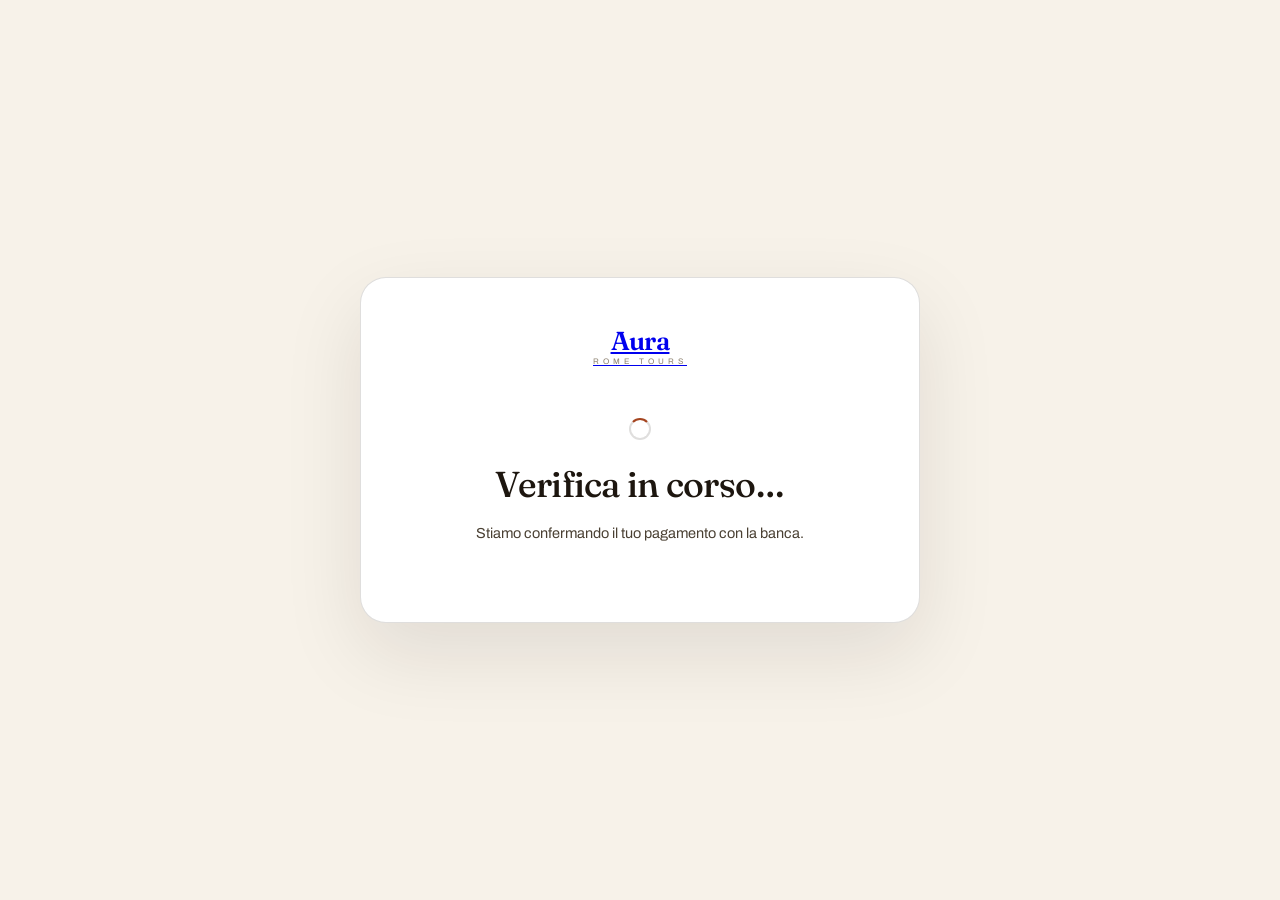
<file: booking-success/index.html>
<!DOCTYPE html>
<html lang="it">
<head>
<script>window.AURA_PREVIEW = true;</script>
<meta charset="UTF-8">
<meta name="viewport" content="width=device-width, initial-scale=1.0">
<!-- ═══ TRACKING AURA — Google Ads + GA4 + Clarity (ripristinato dal sistema precedente) ═══ -->
<!-- Production analytics are disabled in this public preview. -->
<script>
  window.dataLayer = window.dataLayer || [];
  window.gtag = window.gtag || function(){ window.dataLayer.push(arguments); };
  gtag('js', new Date());
  gtag('config', 'AW-18053970309');
  gtag('config', 'G-DGX5MSN0T6');
  window.AURA_ADS_SEND_TO = 'AW-18053970309/L8gQCJiH15scEIXz5qBD';
  /* conversione Google Ads: chiamata al pagamento confermato (valore in EUR, dedup per bookingId) */
  window.auraFireConversion = function(value, txnId){
    try {
      var p = { send_to: window.AURA_ADS_SEND_TO };
      if (value != null) { p.value = Number(value) || 0; p.currency = 'EUR'; }
      if (txnId) p.transaction_id = String(txnId);
      gtag('event', 'conversion', p);
      gtag('event', 'purchase', { transaction_id: txnId || '', value: Number(value) || 0, currency: 'EUR' });
    } catch(_){}
  };
  /* Microsoft Clarity: heatmap e registrazione sessioni */
  (function(c,l,a,r,i,t,y){
    c[a]=c[a]||function(){(c[a].q=c[a].q||[]).push(arguments)};
    if (window.AURA_PREVIEW) return;
    t=l.createElement(r);t.async=1;t.src='https://www.clarity.ms/tag/'+i;
    y=l.getElementsByTagName(r)[0];if(y&&y.parentNode)y.parentNode.insertBefore(t,y);
  })(window, document, 'clarity', 'script', 'wl9y0jbfoy');
</script>
<meta name="robots" content="noindex">
<title>Prenotazione confermata — Aura Rome Tours</title>
<link rel="icon" href="../aura-favicon/favicon.svg" type="image/svg+xml">
<link href="https://fonts.googleapis.com/css2?family=Fraunces:ital,opsz,wght@0,9..144,300..700;1,9..144,300..700&family=Archivo:wght@400;500;600;700&display=swap" rel="stylesheet">
<style>
:root{--paper:#F7F2E9;--paper2:#EFE7D8;--ink:#1D160F;--ink2:#4a4033;--ink3:#8b7f6d;--terra:#A4441F;--line:rgba(29,22,15,.14);--serif:'Fraunces',Georgia,serif;--sans:'Archivo',system-ui,sans-serif}
*{margin:0;padding:0;box-sizing:border-box}
body{background:var(--paper);color:var(--ink);font-family:var(--sans);min-height:100vh;display:flex;align-items:center;justify-content:center;padding:24px}
.card{width:min(560px,100%);background:#fff;border:1px solid var(--line);border-radius:26px;padding:50px 42px;text-align:center;box-shadow:0 30px 80px rgba(29,22,15,.1);animation:up .6s cubic-bezier(.22,1,.36,1) both}
@keyframes up{from{opacity:0;transform:translateY(24px)}to{opacity:1;transform:none}}
.brand{display:inline-flex;flex-direction:column;line-height:1}
.brand .b1{font-family:var(--serif);font-weight:600;font-size:26px;letter-spacing:-.02em}
.brand .b2{font-size:8px;letter-spacing:.5em;text-transform:uppercase;color:var(--ink3);margin-top:4px}
.icon{font-size:52px;margin:28px 0 14px}
h1{font-family:var(--serif);font-size:36px;font-weight:500;line-height:1.1;letter-spacing:-.02em}
h1 em{font-style:italic;color:var(--terra)}
.sub{color:var(--ink2);font-size:14.5px;line-height:1.75;margin:16px 0 26px}
.sub b{color:var(--ink)}
.box{background:var(--paper);border:1px solid var(--line);border-radius:16px;padding:18px 22px;margin-bottom:26px;text-align:left}
.box .row{display:flex;justify-content:space-between;gap:12px;padding:8px 0;font-size:13.5px;border-bottom:1px solid var(--line)}
.box .row:last-child{border:none}
.box .row b{color:var(--ink)}
.box .row .k{color:var(--ink3);font-size:11px;letter-spacing:.14em;text-transform:uppercase;padding-top:2px}
.bid{font-family:ui-monospace,Consolas,monospace;color:var(--terra);font-weight:700}
.btn{display:inline-flex;align-items:center;justify-content:center;gap:8px;border-radius:999px;font-weight:600;font-size:12px;letter-spacing:.1em;text-transform:uppercase;padding:14px 26px;border:1px solid var(--ink);text-decoration:none;color:var(--ink);transition:.25s;margin:4px}
.btn:hover{transform:translateY(-2px)}
.btn.terra{background:var(--terra);border-color:var(--terra);color:#fff}
.btn.wa{background:#1faa53;border-color:#1faa53;color:#fff}
.spin{display:inline-block;width:22px;height:22px;border:2.5px solid var(--line);border-top-color:var(--terra);border-radius:50%;animation:sp 1s linear infinite}
@keyframes sp{to{transform:rotate(360deg)}}
.note{font-size:11.5px;color:var(--ink3);margin-top:22px;line-height:1.7}
</style>
</head>
<body>
<div class="card">
  <a class="brand" href="../"><span class="b1">Aura</span><span class="b2">Rome Tours</span></a>
  <div id="content">
    <div class="icon"><span class="spin"></span></div>
    <h1>Verifica in corso…</h1>
    <p class="sub">Stiamo confermando il tuo pagamento con la banca.</p>
  </div>
</div>
<script>
'use strict';
const API = localStorage.getItem('aura_api') || 'https://back-end-production-8a61.up.railway.app';
const qs = new URLSearchParams(location.search);
const piId = qs.get('payment_intent');
const bookingId = qs.get('booking');
const redirect = qs.get('redirect_status');
const WA = 'https://wa.me/393206891014';

function esc(v){return String(v??'').replace(/&/g,'&amp;').replace(/</g,'&lt;').replace(/>/g,'&gt;')}
function fdate(v){if(!v)return '—';const s=String(v).slice(0,10);if(/^\d{4}-\d{2}-\d{2}$/.test(s)){const[y,m,d]=s.split('-');return d+'/'+m+'/'+y}return String(v)}

function showOk(b){
  const id = (b && b.id) || bookingId || '—';
  document.getElementById('content').innerHTML = `
    <div class="icon">🎉</div>
    <h1>Ci vediamo <em>a Roma.</em></h1>
    <p class="sub">Grazie${b?', <b>'+esc(b.name)+'</b>':''}! Il pagamento è confermato e la tua data è bloccata.
    Ti abbiamo inviato un'email con tutti i dettagli.</p>
    <div class="box">
      <div class="row"><span class="k">Booking ID</span><span class="bid">${esc(id)}</span></div>
      ${b?`
      <div class="row"><span class="k">Tour</span><b>${esc(b.tour)}</b></div>
      <div class="row"><span class="k">Data</span><b>${fdate(b.date)}${b.time?' · '+esc(b.time):''}</b></div>
      <div class="row"><span class="k">Ospiti</span><b>${esc(b.people||'—')}</b></div>
      ${b.amount?`<div class="row"><span class="k">Importo</span><b>€${esc(b.amount)}</b></div>`:''}`:''}
    </div>
    <a class="btn wa" href="${WA}?text=${encodeURIComponent('Ciao! Ho appena prenotato il tour ['+id+'] 🎉')}" target="_blank" rel="noopener">WhatsApp</a>
    <a class="btn" href="../">Torna al sito</a>
    <p class="note">Conserva il Booking ID: servirà per assistenza e per la recensione dopo il tour.<br>Cancellazione gratuita fino a 24 ore prima.</p>`;
  try{
    fetch(API+'/analytics/track',{method:'POST',headers:{'Content-Type':'application/json'},body:JSON.stringify({event:'booking_success',page:'/booking-success',data:{booking:id}})});
  }catch(_){}
  /* conversione Google Ads — una sola volta per booking (evita doppioni al refresh) */
  try{
    if(window.auraFireConversion && id!=='—' && !localStorage.getItem('aura_conv_'+id)){
      window.auraFireConversion(b&&b.amount?b.amount:null, id);
      localStorage.setItem('aura_conv_'+id,'1');
    }
  }catch(_){}
}

function showPending(){
  document.getElementById('content').innerHTML = `
    <div class="icon">⏳</div>
    <h1>Pagamento in <em>elaborazione</em></h1>
    <p class="sub">La banca sta processando il pagamento: riceverai l'email di conferma entro pochi minuti.
    Se non arriva, scrivici su WhatsApp con il tuo Booking ID${bookingId?' <span class="bid">'+esc(bookingId)+'</span>':''}.</p>
    <a class="btn wa" href="${WA}" target="_blank" rel="noopener">WhatsApp</a>
    <a class="btn" href="../">Torna al sito</a>`;
}

function showFail(){
  document.getElementById('content').innerHTML = `
    <div class="icon">😕</div>
    <h1>Pagamento <em>non riuscito</em></h1>
    <p class="sub">Nessun addebito effettuato. Puoi riprovare dal sito oppure scriverci su WhatsApp: ti aiutiamo a completare la prenotazione in un minuto.</p>
    <a class="btn terra" href="../#tours">Riprova</a>
    <a class="btn wa" href="${WA}" target="_blank" rel="noopener">WhatsApp</a>`;
}

async function verify(attempt=0){
  if(redirect === 'failed'){ showFail(); return; }
  try{
    const p = new URLSearchParams();
    if(piId) p.set('pi', piId); else if(bookingId) p.set('booking', bookingId);
    const r = await fetch(API+'/booking-status?'+p).then(r=>r.json());
    const confirmed = r.paymentStatus === 'succeeded' || (r.booking && r.booking.status === 'confirmed');
    if(confirmed){ showOk(r.booking); return; }
    if(r.paymentStatus === 'processing' || attempt < 4){ setTimeout(()=>verify(attempt+1), 2500); return; }
    if(redirect === 'succeeded'){ showOk(r.booking); return; }
    showPending();
  }catch(_){
    if(attempt < 3) return setTimeout(()=>verify(attempt+1), 2500);
    if(redirect === 'succeeded') showOk(null); else showPending();
  }
}
verify();
</script>
</body>
</html>
</file>
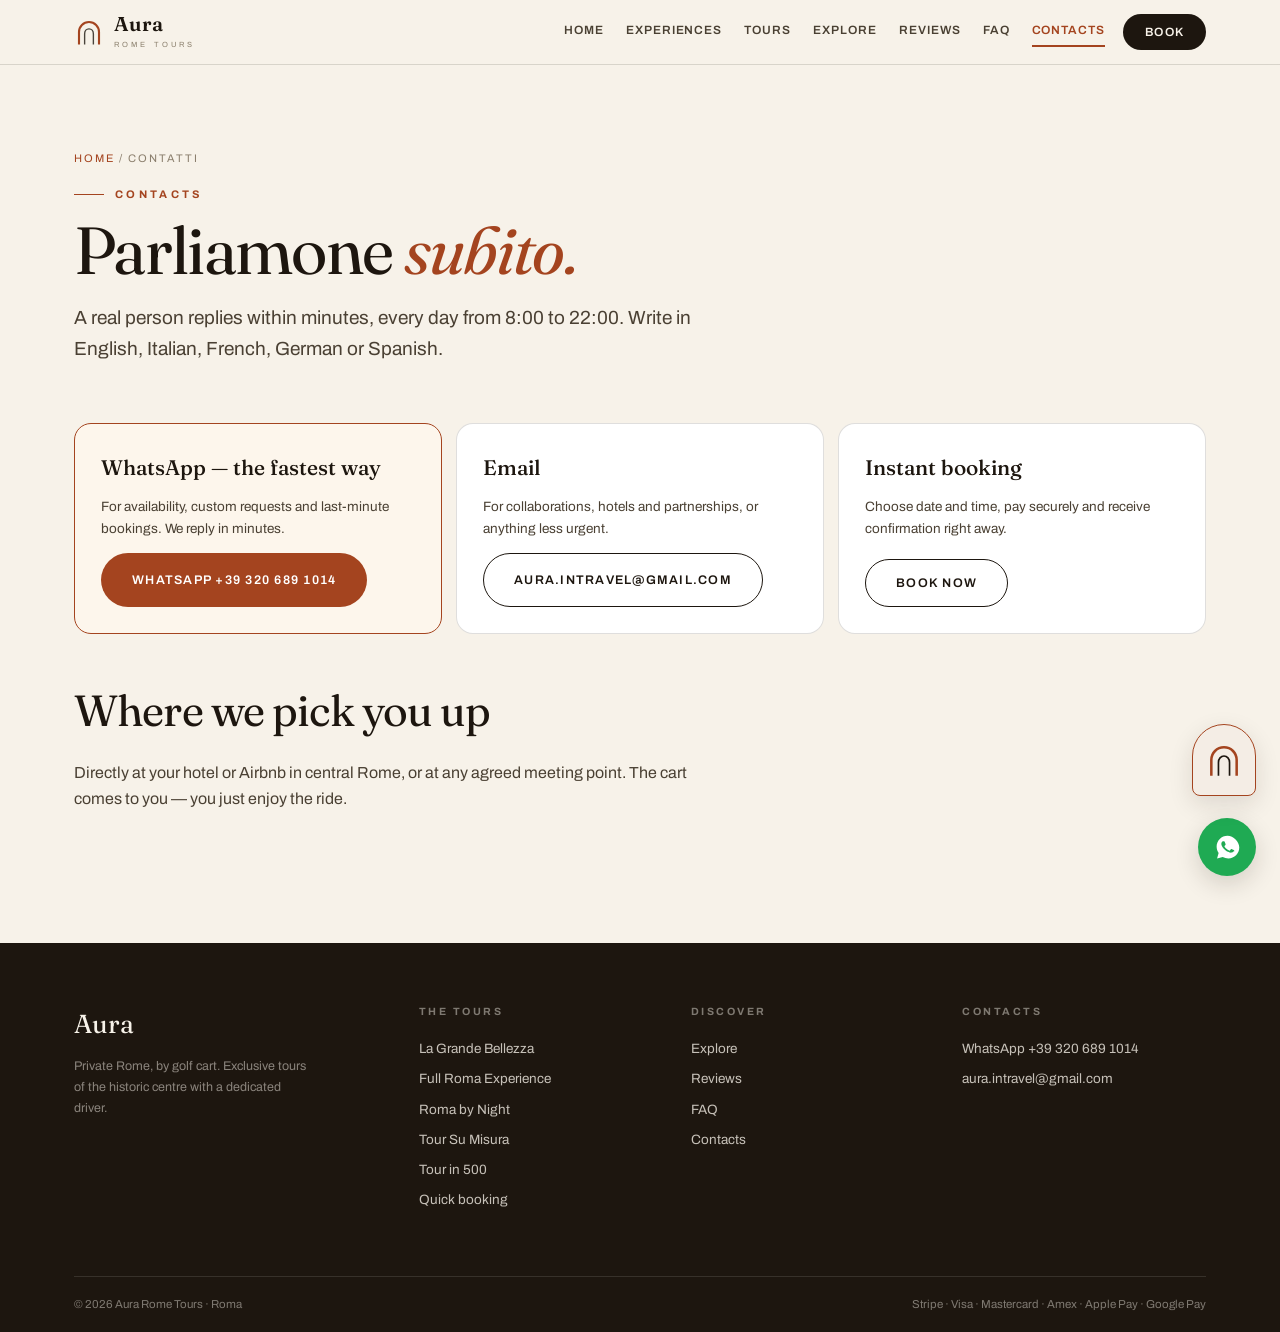
<file: contatti/index.html>
<!DOCTYPE html>
<html lang="it">
<head>
<script>window.AURA_PREVIEW = true;</script>
<meta charset="UTF-8">
<meta name="viewport" content="width=device-width, initial-scale=1.0">
<!-- ═══ TRACKING AURA — Google Ads + GA4 + Clarity ═══ -->
<!-- Production analytics are disabled in this public preview. -->
<script>
  window.dataLayer = window.dataLayer || [];
  window.gtag = window.gtag || function(){ window.dataLayer.push(arguments); };
  gtag('js', new Date());
  gtag('config', 'AW-18053970309');
  gtag('config', 'G-DGX5MSN0T6');
  window.AURA_ADS_SEND_TO = 'AW-18053970309/L8gQCJiH15scEIXz5qBD';
  window.auraFireConversion = function(value, txnId){
    try {
      var p = { send_to: window.AURA_ADS_SEND_TO };
      if (value != null) { p.value = Number(value) || 0; p.currency = 'EUR'; }
      if (txnId) p.transaction_id = String(txnId);
      gtag('event', 'conversion', p);
      gtag('event', 'purchase', { transaction_id: txnId || '', value: Number(value) || 0, currency: 'EUR' });
    } catch(_){}
  };
  (function(c,l,a,r,i,t,y){
    c[a]=c[a]||function(){(c[a].q=c[a].q||[]).push(arguments)};
    if (window.AURA_PREVIEW) return;
    t=l.createElement(r);t.async=1;t.src='https://www.clarity.ms/tag/'+i;
    y=l.getElementsByTagName(r)[0];if(y&&y.parentNode)y.parentNode.insertBefore(t,y);
  })(window, document, 'clarity', 'script', 'wl9y0jbfoy');
</script>
<title>Contatti — WhatsApp, email e prenotazioni · Aura Rome Tours</title>
<meta name="description" content="Contatta Aura Rome Tours: WhatsApp +39 320 689 1014 con risposta in pochi minuti (8:00–22:00), email e prenotazione online immediata dei tour in golf cart a Roma.">
<link rel="canonical" href="https://www.aurarometours.it/contatti/">
<meta property="og:type" content="website">
<meta property="og:title" content="Contatti — WhatsApp, email e prenotazioni · Aura Rome Tours">
<meta property="og:description" content="Contatta Aura Rome Tours: WhatsApp +39 320 689 1014 con risposta in pochi minuti (8:00–22:00), email e prenotazione online immediata dei tour in golf cart a Roma.">
<meta property="og:url" content="https://www.aurarometours.it/contatti/">
<meta property="og:image" content="https://www.aurarometours.it/media/home-card-grande.jpg">
<meta property="og:image:width" content="1200">
<meta property="og:image:height" content="630">
<meta property="og:site_name" content="Aura Rome Tours">
<meta property="og:locale" content="it_IT">
<meta property="og:locale:alternate" content="en_GB">
<meta name="twitter:card" content="summary_large_image">
<meta name="twitter:title" content="Contatti — WhatsApp, email e prenotazioni · Aura Rome Tours">
<meta name="twitter:description" content="Contatta Aura Rome Tours: WhatsApp +39 320 689 1014 con risposta in pochi minuti (8:00–22:00), email e prenotazione online immediata dei tour in golf cart a Roma.">
<meta name="twitter:image" content="https://www.aurarometours.it/media/home-card-grande.jpg">
<link rel="alternate" hreflang="it" href="https://www.aurarometours.it/contatti/">
<link rel="alternate" hreflang="en" href="https://www.aurarometours.it/contatti/?lang=en">
<link rel="alternate" hreflang="fr" href="https://www.aurarometours.it/contatti/?lang=fr">
<link rel="alternate" hreflang="de" href="https://www.aurarometours.it/contatti/?lang=de">
<link rel="alternate" hreflang="es" href="https://www.aurarometours.it/contatti/?lang=es">
<link rel="alternate" hreflang="x-default" href="https://www.aurarometours.it/contatti/">
<link rel="icon" href="/aura-favicon/favicon.svg" type="image/svg+xml">
<link rel="apple-touch-icon" href="/aura-favicon/apple-touch-icon.png">
<meta name="theme-color" content="#F7F2E9">
<link rel="preconnect" href="https://fonts.googleapis.com">
<link href="https://fonts.googleapis.com/css2?family=Fraunces:ital,opsz,wght@0,9..144,300..700;1,9..144,300..700&family=Archivo:wght@400;500;600;700&display=swap" rel="stylesheet">
<script type="application/ld+json">{"@context":"https://schema.org","@type":"LocalBusiness","name":"Aura Rome Tours","url":"https://www.aurarometours.it","image":"https://www.aurarometours.it/media/home-card-grande.jpg","telephone":"+39 320 689 1014","email":"aura.intravel@gmail.com","priceRange":"€390 - €590","address":{"@type":"PostalAddress","addressLocality":"Roma","addressRegion":"RM","addressCountry":"IT"},"geo":{"@type":"GeoCoordinates","latitude":41.9028,"longitude":12.4964},"contactPoint":{"@type":"ContactPoint","contactType":"customer service","telephone":"+39 320 689 1014","availableLanguage":["it","en","fr","de","es"]}}</script>
<script type="application/ld+json">{"@context":"https://schema.org","@type":"BreadcrumbList","itemListElement":[{"@type":"ListItem","position":1,"name":"Home","item":"https://www.aurarometours.it/"},{"@type":"ListItem","position":2,"name":"Contatti","item":"https://www.aurarometours.it/contatti/"}]}</script>
<style>
:root{--paper:#F7F2E9;--paper2:#EFE7D8;--ink:#1D160F;--ink2:#4a4033;--ink3:#8b7f6d;--terra:#A4441F;--terra2:#8C3717;--line:rgba(29,22,15,.14);--serif:'Fraunces',Georgia,serif;--sans:'Archivo',system-ui,sans-serif;--max:1180px}
*{margin:0;padding:0;box-sizing:border-box}
html{scroll-behavior:smooth}
body{background:var(--paper);color:var(--ink);font-family:var(--sans);font-size:16px;line-height:1.65;-webkit-font-smoothing:antialiased;overflow-x:hidden}
img{max-width:100%;display:block}
a{color:inherit;text-decoration:none}
.wrap{max-width:var(--max);margin:0 auto;padding:0 clamp(16px,4vw,24px)}
/* nav */
.top{position:sticky;top:0;z-index:50;background:rgba(247,242,233,.92);backdrop-filter:blur(10px);border-bottom:1px solid var(--line)}
.top-in{display:flex;align-items:center;gap:18px;height:64px}
.brand{display:flex;align-items:center;gap:10px}
.brand svg{width:30px;height:30px}
.brand .b1{font-family:var(--serif);font-weight:600;font-size:20px;line-height:1}
.brand .b2{display:block;font-size:7.5px;letter-spacing:.42em;text-transform:uppercase;color:var(--ink3)}
nav.links{display:flex;gap:clamp(10px,2vw,22px);margin-left:auto;font-size:12px;letter-spacing:.08em;text-transform:uppercase;font-weight:600;flex-wrap:wrap}
nav.links a{color:var(--ink2);transition:.2s;padding:4px 0;border-bottom:2px solid transparent}
nav.links a:hover{color:var(--terra)}
nav.links a.on{color:var(--terra);border-bottom-color:var(--terra)}
.cta-nav{background:var(--ink);color:var(--paper);border:none;border-radius:999px;padding:11px 22px;font-family:var(--sans);font-size:12px;letter-spacing:.1em;text-transform:uppercase;font-weight:600;cursor:pointer;transition:.25s;white-space:nowrap}
.cta-nav:hover{background:var(--terra)}
@media(max-width:860px){nav.links a[data-hide]{display:none}}
@media(max-width:640px){nav.links{gap:10px;font-size:10.5px}.brand .b2{display:none}}
/* hero pagina */
.phero{padding:clamp(40px,7vw,84px) 0 clamp(28px,4.5vw,52px)}
.crumb{font-size:11px;letter-spacing:.18em;text-transform:uppercase;color:var(--ink3);margin-bottom:18px}
.crumb a{color:var(--terra)}
.k{font-size:11px;letter-spacing:.3em;text-transform:uppercase;color:var(--terra);font-weight:700;margin-bottom:14px;display:flex;align-items:center;gap:11px}
.k::before{content:'';width:30px;height:1px;background:var(--terra)}
h1{font-family:var(--serif);font-weight:400;font-size:clamp(34px,5.2vw,74px);line-height:1;letter-spacing:-.025em}
h1 em{font-style:italic;color:var(--terra)}
.sub{font-size:clamp(15px,1.6vw,19px);color:var(--ink2);max-width:640px;margin-top:18px}
h2.sh{font-family:var(--serif);font-weight:400;font-size:clamp(26px,3.4vw,44px);line-height:1.05;letter-spacing:-.02em;margin-bottom:26px}
h2.sh em{font-style:italic;color:var(--terra)}
section{padding:clamp(36px,5.5vw,70px) 0}
.btn{display:inline-flex;align-items:center;justify-content:center;gap:9px;border-radius:999px;font-weight:600;font-size:12.5px;letter-spacing:.1em;text-transform:uppercase;padding:16px 30px;border:1px solid transparent;cursor:pointer;transition:.25s;font-family:var(--sans)}
.btn.fill{background:var(--terra);color:#fff}
.btn.fill:hover{background:var(--terra2);transform:translateY(-2px)}
.btn.line{border-color:var(--ink);color:var(--ink);background:transparent}
.btn.line:hover{background:var(--ink);color:var(--paper)}
/* footer */
footer{background:var(--ink);color:rgba(247,242,233,.78);margin-top:clamp(30px,5vw,60px)}
.foot-grid{display:grid;grid-template-columns:1.3fr 1fr 1fr 1fr;gap:28px;padding:clamp(36px,5vw,60px) 0}
.foot-grid h4{font-size:10.5px;letter-spacing:.24em;text-transform:uppercase;color:rgba(247,242,233,.45);margin-bottom:14px}
.foot-grid a{display:block;font-size:13.5px;padding:4px 0;transition:.2s}
.foot-grid a:hover{color:var(--terra);transform:translateX(3px)}
.foot-brand .b1{font-family:var(--serif);font-size:26px;color:var(--paper)}
.foot-brand p{font-size:12.5px;color:rgba(247,242,233,.5);margin-top:10px;max-width:240px;line-height:1.7}
.foot-bottom{border-top:1px solid rgba(247,242,233,.12);padding:18px 0;font-size:11.5px;color:rgba(247,242,233,.45);display:flex;justify-content:space-between;gap:10px;flex-wrap:wrap}
@media(max-width:860px){.foot-grid{grid-template-columns:1fr 1fr}}
@media(max-width:480px){.foot-grid{grid-template-columns:1fr}}

.cgrid{display:grid;grid-template-columns:repeat(3,1fr);gap:14px;margin-bottom:clamp(30px,5vw,54px)}
.ccard{background:#fff;border:1px solid var(--line);border-radius:17px;padding:26px;display:flex;flex-direction:column;gap:12px;align-items:flex-start}
.ccard.hot{border-color:var(--terra);background:#FDF6EC}
.ccard h3{font-family:var(--serif);font-size:21px;font-weight:500}
.ccard p{font-size:13.5px;color:var(--ink2);flex:1}
@media(max-width:860px){.cgrid{grid-template-columns:1fr}}

</style>
</head>
<body>
<header class="top"><div class="wrap top-in">
  <a class="brand" href="/" aria-label="Aura Rome Tours">
    <svg viewBox="0 0 48 48" fill="none"><path d="M8 44V24C8 15 15 8 24 8s16 7 16 16v20" stroke="#A4441F" stroke-width="3.4"/><path d="M17 44V27c0-4.5 3-8 7-8s7 3.5 7 8v17" stroke="#1D160F" stroke-width="2.2" opacity=".8"/></svg>
    <span><span class="b1">Aura</span><span class="b2">Rome Tours</span></span>
  </a>
  <nav class="links">
    <a href="/" class=""  data-i="nav_home">Home</a>
    <a href="/#tours" class=""  data-i="nav_tours">Esperienze</a>
    <a href="/tours/" class=""  data-i="nav_tourspage">Tours</a>
    <a href="/esplora/" class="" data-hide data-i="nav_esplora">Esplora</a>
    <a href="/recensioni/" class="" data-hide data-i="nav_recensioni">Recensioni</a>
    <a href="/faq/" class=""  data-i="nav_faq">FAQ</a>
    <a href="/contatti/" class="on"  data-i="nav_contatti">Contatti</a>
  </nav>
  <button class="cta-nav" onclick="AURA.openBooking()" data-i="nav_book">Prenota</button>
</div></header>


<div class="phero"><div class="wrap">
  <div class="crumb"><a href="/">Home</a> / Contatti</div>
  <div class="k" data-i="nav_contatti">Contatti</div>
  <h1>Parliamone <em>subito.</em></h1>
  <p class="sub" data-i="h_sub">Risponde una persona vera, in pochi minuti, tutti i giorni dalle 8:00 alle 22:00. Scrivete in italiano, inglese, francese, tedesco o spagnolo.</p>
</div></div>
<section style="padding-top:6px"><div class="wrap">
  <div class="cgrid">
    <div class="ccard hot">
      <h3 data-i="c_wa">WhatsApp — la via più veloce</h3>
      <p data-i="c_wap">Per disponibilità, richieste su misura e prenotazioni last-minute. Rispondiamo in pochi minuti.</p>
      <a class="btn fill" href="https://wa.me/393206891014?text=Ciao!%20Vorrei%20informazioni%20sui%20tour%20Aura%20%F0%9F%9B%BA" target="_blank" rel="noopener">WhatsApp +39 320 689 1014</a>
    </div>
    <div class="ccard">
      <h3 data-i="c_em">Email</h3>
      <p data-i="c_emp">Per collaborazioni, hotel e partnership, o per tutto ciò che non ha fretta.</p>
      <a class="btn line" href="mailto:aura.intravel@gmail.com">aura.intravel@gmail.com</a>
    </div>
    <div class="ccard">
      <h3 data-i="c_bk">Prenotazione immediata</h3>
      <p data-i="c_bkp">Scegli data e orario, paga in sicurezza e ricevi subito la conferma.</p>
      <button class="btn line" onclick="AURA.openBooking()" data-i="cta_book">Prenota ora</button>
    </div>
  </div>
  <div class="pickup">
    <h2 class="sh" data-i="c_pick">Dove vi <em>veniamo a prendere</em></h2>
    <p style="max-width:640px;color:var(--ink2)" data-i="c_pickp">Direttamente al vostro hotel o Airbnb nel centro di Roma, oppure in qualsiasi punto d'incontro concordato. Il cart arriva da voi — voi dovete solo godervi il viaggio.</p>
  </div>
</div></section>

<footer><div class="wrap">
  <div class="foot-grid">
    <div class="foot-brand"><span class="b1">Aura</span>
      <p data-i="foot_p">La Roma privata, in golf cart. Tour esclusivi nel centro storico con autista dedicato.</p></div>
    <div><h4 data-i="foot_tours">I Tour</h4>
      <a href="/tour/la-grande-bellezza/">La Grande Bellezza</a>
      <a href="/tour/full-roma-experience/">Full Roma Experience</a>
      <a href="/tour/roma-by-night/">Roma by Night</a>
      <a href="/tour/tour-su-misura/">Tour Su Misura</a>
      <a href="/tour/tour-in-500/">Tour in 500</a>
      <a href="/tours/" data-i="foot_fast">Prenotazione rapida</a></div>
    <div><h4 data-i="foot_disc">Scopri</h4>
      <a href="/esplora/" data-i="nav_esplora">Esplora</a>
      <a href="/recensioni/" data-i="nav_recensioni">Recensioni</a>
      <a href="/faq/">FAQ</a>
      <a href="/contatti/" data-i="nav_contatti">Contatti</a></div>
    <div><h4 data-i="foot_contact">Contatti</h4>
      <a href="https://wa.me/393206891014" target="_blank" rel="noopener">WhatsApp +39 320 689 1014</a>
      <a href="mailto:aura.intravel@gmail.com">aura.intravel@gmail.com</a></div>
  </div>
  <div class="foot-bottom"><span>© <span id="yy"></span> Aura Rome Tours · Roma</span><span>Stripe · Visa · Mastercard · Amex · Apple Pay · Google Pay</span></div>
</div></footer>

<script>window.AURA_STRIPE_PK = window.AURA_STRIPE_PK || 'pk_live_51TAyh0DA0G6rBB5Atjc7xAsOsriLimaORjEOlJuLQ3Wp74HkPUTH2qsiwRiQv5wWyXNIBP3uYHOFoAViMpfNzCmu00LtgxRI5x';</script>
<script src="/js/aura-booking.js"></script>
<script>
'use strict';
document.getElementById('yy').textContent = new Date().getFullYear();
/* i18n leggero: IT statico, swap per le altre lingue */
const I18N = {"en":{"nav_home":"Home","nav_tours":"Experiences","nav_tourspage":"Tours","nav_esplora":"Explore","nav_recensioni":"Reviews","nav_contatti":"Contacts","nav_book":"Book","foot_p":"Private Rome, by golf cart. Exclusive tours of the historic centre with a dedicated driver.","foot_tours":"The Tours","foot_disc":"Discover","foot_contact":"Contacts","foot_fast":"Quick booking","h_sub":"A real person replies within minutes, every day from 8:00 to 22:00. Write in English, Italian, French, German or Spanish.","c_wa":"WhatsApp — the fastest way","c_wap":"For availability, custom requests and last-minute bookings. We reply in minutes.","c_em":"Email","c_emp":"For collaborations, hotels and partnerships, or anything less urgent.","c_bk":"Instant booking","c_bkp":"Choose date and time, pay securely and receive confirmation right away.","cta_book":"Book now","c_pick":"Where we pick you up","c_pickp":"Directly at your hotel or Airbnb in central Rome, or at any agreed meeting point. The cart comes to you — you just enjoy the ride."}};
function applyPageLang(){
  const l = window.AURA ? AURA.lang : 'it';
  document.documentElement.lang = l;
  if (l === 'it') return;
  const dict = I18N[l] || I18N.en || {};
  document.querySelectorAll('[data-i]').forEach(el => { const k = el.dataset.i; if (dict[k]) el.innerHTML = dict[k]; });
}

applyPageLang();
document.addEventListener('aura:data', applyPageLang);
</script>
</body>
</html>
</file>
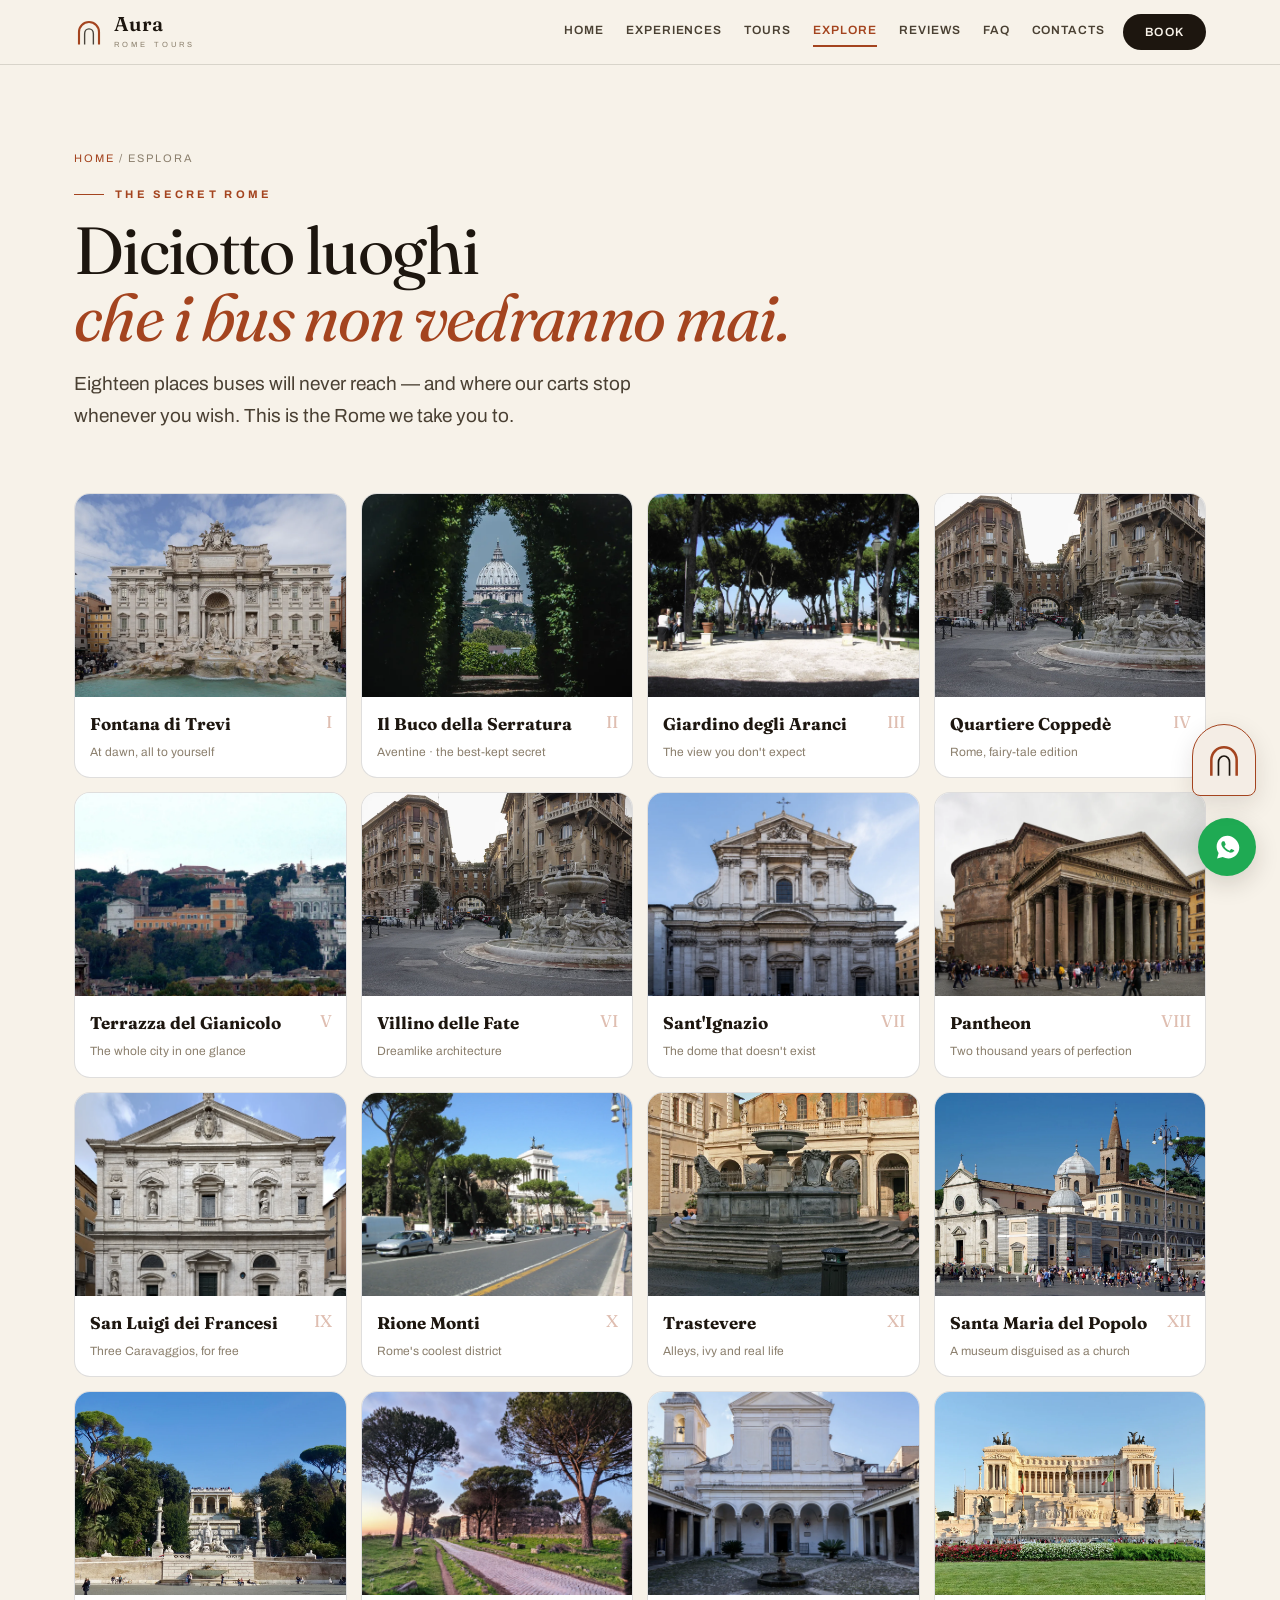
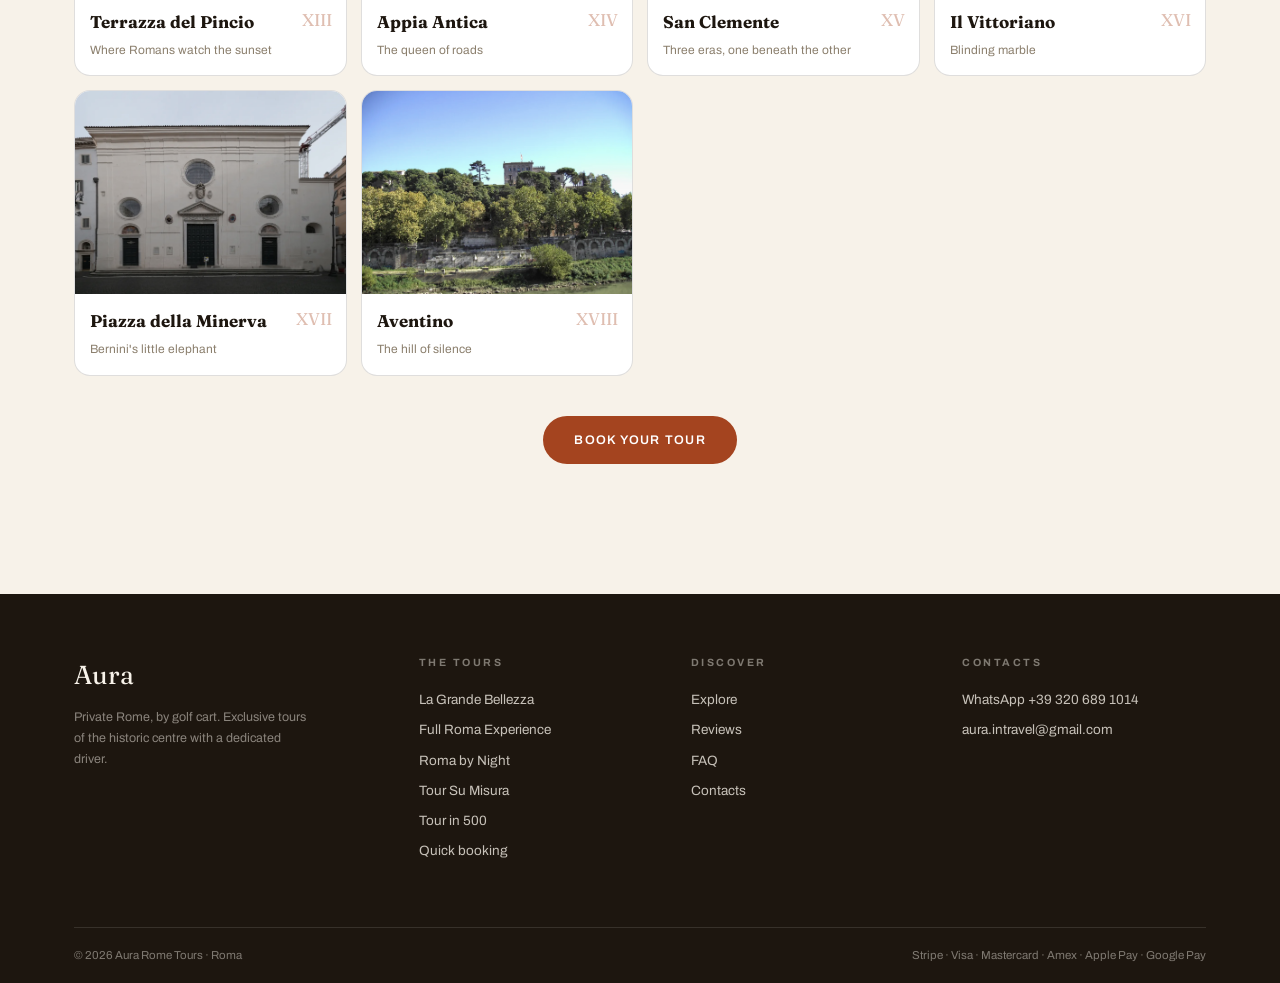
<file: esplora/index.html>
<!DOCTYPE html>
<html lang="it">
<head>
<script>window.AURA_PREVIEW = true;</script>
<meta charset="UTF-8">
<meta name="viewport" content="width=device-width, initial-scale=1.0">
<!-- ═══ TRACKING AURA — Google Ads + GA4 + Clarity ═══ -->
<!-- Production analytics are disabled in this public preview. -->
<script>
  window.dataLayer = window.dataLayer || [];
  window.gtag = window.gtag || function(){ window.dataLayer.push(arguments); };
  gtag('js', new Date());
  gtag('config', 'AW-18053970309');
  gtag('config', 'G-DGX5MSN0T6');
  window.AURA_ADS_SEND_TO = 'AW-18053970309/L8gQCJiH15scEIXz5qBD';
  window.auraFireConversion = function(value, txnId){
    try {
      var p = { send_to: window.AURA_ADS_SEND_TO };
      if (value != null) { p.value = Number(value) || 0; p.currency = 'EUR'; }
      if (txnId) p.transaction_id = String(txnId);
      gtag('event', 'conversion', p);
      gtag('event', 'purchase', { transaction_id: txnId || '', value: Number(value) || 0, currency: 'EUR' });
    } catch(_){}
  };
  (function(c,l,a,r,i,t,y){
    c[a]=c[a]||function(){(c[a].q=c[a].q||[]).push(arguments)};
    if (window.AURA_PREVIEW) return;
    t=l.createElement(r);t.async=1;t.src='https://www.clarity.ms/tag/'+i;
    y=l.getElementsByTagName(r)[0];if(y&&y.parentNode)y.parentNode.insertBefore(t,y);
  })(window, document, 'clarity', 'script', 'wl9y0jbfoy');
</script>
<title>La Roma segreta — 18 luoghi da vedere in golf cart · Aura Rome Tours</title>
<meta name="description" content="Il Buco della Serratura, il Quartiere Coppedè, la Trevi all'alba: 18 luoghi segreti di Roma dove i bus non arrivano, raggiungibili in golf cart privato con Aura Rome Tours.">
<link rel="canonical" href="https://www.aurarometours.it/esplora/">
<meta property="og:type" content="website">
<meta property="og:title" content="Secret Rome — 18 places to see by golf cart">
<meta property="og:description" content="The Keyhole, Coppedè, Trevi at dawn: 18 secret places in Rome that buses can't reach.">
<meta property="og:url" content="https://www.aurarometours.it/esplora/">
<meta property="og:image" content="https://www.aurarometours.it/media/home-card-grande.jpg">
<meta property="og:image:width" content="1200">
<meta property="og:image:height" content="630">
<meta property="og:site_name" content="Aura Rome Tours">
<meta property="og:locale" content="it_IT">
<meta property="og:locale:alternate" content="en_GB">
<meta name="twitter:card" content="summary_large_image">
<meta name="twitter:title" content="Secret Rome — 18 places to see by golf cart">
<meta name="twitter:description" content="The Keyhole, Coppedè, Trevi at dawn: 18 secret places in Rome that buses can't reach.">
<meta name="twitter:image" content="https://www.aurarometours.it/media/home-card-grande.jpg">
<link rel="alternate" hreflang="it" href="https://www.aurarometours.it/esplora/">
<link rel="alternate" hreflang="en" href="https://www.aurarometours.it/esplora/?lang=en">
<link rel="alternate" hreflang="fr" href="https://www.aurarometours.it/esplora/?lang=fr">
<link rel="alternate" hreflang="de" href="https://www.aurarometours.it/esplora/?lang=de">
<link rel="alternate" hreflang="es" href="https://www.aurarometours.it/esplora/?lang=es">
<link rel="alternate" hreflang="x-default" href="https://www.aurarometours.it/esplora/">
<link rel="icon" href="/aura-favicon/favicon.svg" type="image/svg+xml">
<link rel="apple-touch-icon" href="/aura-favicon/apple-touch-icon.png">
<meta name="theme-color" content="#F7F2E9">
<link rel="preconnect" href="https://fonts.googleapis.com">
<link href="https://fonts.googleapis.com/css2?family=Fraunces:ital,opsz,wght@0,9..144,300..700;1,9..144,300..700&family=Archivo:wght@400;500;600;700&display=swap" rel="stylesheet">
<script type="application/ld+json">{"@context":"https://schema.org","@type":"ItemList","name":"La Roma segreta — 18 luoghi da vedere in golf cart","itemListElement":[{"@type":"ListItem","position":1,"name":"Fontana di Trevi"},{"@type":"ListItem","position":2,"name":"Il Buco della Serratura"},{"@type":"ListItem","position":3,"name":"Giardino degli Aranci"},{"@type":"ListItem","position":4,"name":"Quartiere Coppedè"},{"@type":"ListItem","position":5,"name":"Terrazza del Gianicolo"},{"@type":"ListItem","position":6,"name":"Villino delle Fate"},{"@type":"ListItem","position":7,"name":"Sant'Ignazio"},{"@type":"ListItem","position":8,"name":"Pantheon"},{"@type":"ListItem","position":9,"name":"San Luigi dei Francesi"},{"@type":"ListItem","position":10,"name":"Rione Monti"},{"@type":"ListItem","position":11,"name":"Trastevere"},{"@type":"ListItem","position":12,"name":"Santa Maria del Popolo"},{"@type":"ListItem","position":13,"name":"Terrazza del Pincio"},{"@type":"ListItem","position":14,"name":"Appia Antica"},{"@type":"ListItem","position":15,"name":"San Clemente"},{"@type":"ListItem","position":16,"name":"Il Vittoriano"},{"@type":"ListItem","position":17,"name":"Piazza della Minerva"},{"@type":"ListItem","position":18,"name":"Aventino"}]}</script>
<script type="application/ld+json">{"@context":"https://schema.org","@type":"BreadcrumbList","itemListElement":[{"@type":"ListItem","position":1,"name":"Home","item":"https://www.aurarometours.it/"},{"@type":"ListItem","position":2,"name":"Esplora","item":"https://www.aurarometours.it/esplora/"}]}</script>
<style>
:root{--paper:#F7F2E9;--paper2:#EFE7D8;--ink:#1D160F;--ink2:#4a4033;--ink3:#8b7f6d;--terra:#A4441F;--terra2:#8C3717;--line:rgba(29,22,15,.14);--serif:'Fraunces',Georgia,serif;--sans:'Archivo',system-ui,sans-serif;--max:1180px}
*{margin:0;padding:0;box-sizing:border-box}
html{scroll-behavior:smooth}
body{background:var(--paper);color:var(--ink);font-family:var(--sans);font-size:16px;line-height:1.65;-webkit-font-smoothing:antialiased;overflow-x:hidden}
img{max-width:100%;display:block}
a{color:inherit;text-decoration:none}
.wrap{max-width:var(--max);margin:0 auto;padding:0 clamp(16px,4vw,24px)}
/* nav */
.top{position:sticky;top:0;z-index:50;background:rgba(247,242,233,.92);backdrop-filter:blur(10px);border-bottom:1px solid var(--line)}
.top-in{display:flex;align-items:center;gap:18px;height:64px}
.brand{display:flex;align-items:center;gap:10px}
.brand svg{width:30px;height:30px}
.brand .b1{font-family:var(--serif);font-weight:600;font-size:20px;line-height:1}
.brand .b2{display:block;font-size:7.5px;letter-spacing:.42em;text-transform:uppercase;color:var(--ink3)}
nav.links{display:flex;gap:clamp(10px,2vw,22px);margin-left:auto;font-size:12px;letter-spacing:.08em;text-transform:uppercase;font-weight:600;flex-wrap:wrap}
nav.links a{color:var(--ink2);transition:.2s;padding:4px 0;border-bottom:2px solid transparent}
nav.links a:hover{color:var(--terra)}
nav.links a.on{color:var(--terra);border-bottom-color:var(--terra)}
.cta-nav{background:var(--ink);color:var(--paper);border:none;border-radius:999px;padding:11px 22px;font-family:var(--sans);font-size:12px;letter-spacing:.1em;text-transform:uppercase;font-weight:600;cursor:pointer;transition:.25s;white-space:nowrap}
.cta-nav:hover{background:var(--terra)}
@media(max-width:860px){nav.links a[data-hide]{display:none}}
@media(max-width:640px){nav.links{gap:10px;font-size:10.5px}.brand .b2{display:none}}
/* hero pagina */
.phero{padding:clamp(40px,7vw,84px) 0 clamp(28px,4.5vw,52px)}
.crumb{font-size:11px;letter-spacing:.18em;text-transform:uppercase;color:var(--ink3);margin-bottom:18px}
.crumb a{color:var(--terra)}
.k{font-size:11px;letter-spacing:.3em;text-transform:uppercase;color:var(--terra);font-weight:700;margin-bottom:14px;display:flex;align-items:center;gap:11px}
.k::before{content:'';width:30px;height:1px;background:var(--terra)}
h1{font-family:var(--serif);font-weight:400;font-size:clamp(34px,5.2vw,74px);line-height:1;letter-spacing:-.025em}
h1 em{font-style:italic;color:var(--terra)}
.sub{font-size:clamp(15px,1.6vw,19px);color:var(--ink2);max-width:640px;margin-top:18px}
h2.sh{font-family:var(--serif);font-weight:400;font-size:clamp(26px,3.4vw,44px);line-height:1.05;letter-spacing:-.02em;margin-bottom:26px}
h2.sh em{font-style:italic;color:var(--terra)}
section{padding:clamp(36px,5.5vw,70px) 0}
.btn{display:inline-flex;align-items:center;justify-content:center;gap:9px;border-radius:999px;font-weight:600;font-size:12.5px;letter-spacing:.1em;text-transform:uppercase;padding:16px 30px;border:1px solid transparent;cursor:pointer;transition:.25s;font-family:var(--sans)}
.btn.fill{background:var(--terra);color:#fff}
.btn.fill:hover{background:var(--terra2);transform:translateY(-2px)}
.btn.line{border-color:var(--ink);color:var(--ink);background:transparent}
.btn.line:hover{background:var(--ink);color:var(--paper)}
/* footer */
footer{background:var(--ink);color:rgba(247,242,233,.78);margin-top:clamp(30px,5vw,60px)}
.foot-grid{display:grid;grid-template-columns:1.3fr 1fr 1fr 1fr;gap:28px;padding:clamp(36px,5vw,60px) 0}
.foot-grid h4{font-size:10.5px;letter-spacing:.24em;text-transform:uppercase;color:rgba(247,242,233,.45);margin-bottom:14px}
.foot-grid a{display:block;font-size:13.5px;padding:4px 0;transition:.2s}
.foot-grid a:hover{color:var(--terra);transform:translateX(3px)}
.foot-brand .b1{font-family:var(--serif);font-size:26px;color:var(--paper)}
.foot-brand p{font-size:12.5px;color:rgba(247,242,233,.5);margin-top:10px;max-width:240px;line-height:1.7}
.foot-bottom{border-top:1px solid rgba(247,242,233,.12);padding:18px 0;font-size:11.5px;color:rgba(247,242,233,.45);display:flex;justify-content:space-between;gap:10px;flex-wrap:wrap}
@media(max-width:860px){.foot-grid{grid-template-columns:1fr 1fr}}
@media(max-width:480px){.foot-grid{grid-template-columns:1fr}}

.egrid{display:grid;grid-template-columns:repeat(auto-fill,minmax(240px,1fr));gap:14px}
.ecard{background:#fff;border:1px solid var(--line);border-radius:16px;overflow:hidden;cursor:pointer;transition:.3s}
.ecard:hover{transform:translateY(-5px);box-shadow:0 20px 50px rgba(29,22,15,.14);border-color:var(--terra)}
.ecard img{aspect-ratio:4/3;object-fit:cover;width:100%;transition:.5s;filter:saturate(.9)}
.ecard:hover img{filter:saturate(1.08)}
.ecard figcaption{padding:13px 15px;position:relative}
.ecard .rn{position:absolute;right:14px;top:11px;font-family:var(--serif);font-size:17px;color:rgba(164,68,31,.35)}
.ecard b{font-family:var(--serif);font-size:17px;display:block}
.ecard small{font-size:12px;color:var(--ink3)}
#lbx{position:fixed;inset:0;background:rgba(29,22,15,.93);z-index:200;display:none;align-items:center;justify-content:center;flex-direction:column;gap:14px;padding:24px;cursor:zoom-out}
#lbx.on{display:flex}
#lbx img{max-width:min(920px,94vw);max-height:78vh;border-radius:14px;object-fit:contain}
#lbx-cap{color:var(--paper);font-family:var(--serif);font-size:20px}

</style>
</head>
<body>
<header class="top"><div class="wrap top-in">
  <a class="brand" href="/" aria-label="Aura Rome Tours">
    <svg viewBox="0 0 48 48" fill="none"><path d="M8 44V24C8 15 15 8 24 8s16 7 16 16v20" stroke="#A4441F" stroke-width="3.4"/><path d="M17 44V27c0-4.5 3-8 7-8s7 3.5 7 8v17" stroke="#1D160F" stroke-width="2.2" opacity=".8"/></svg>
    <span><span class="b1">Aura</span><span class="b2">Rome Tours</span></span>
  </a>
  <nav class="links">
    <a href="/" class=""  data-i="nav_home">Home</a>
    <a href="/#tours" class=""  data-i="nav_tours">Esperienze</a>
    <a href="/tours/" class=""  data-i="nav_tourspage">Tours</a>
    <a href="/esplora/" class="on" data-hide data-i="nav_esplora">Esplora</a>
    <a href="/recensioni/" class="" data-hide data-i="nav_recensioni">Recensioni</a>
    <a href="/faq/" class=""  data-i="nav_faq">FAQ</a>
    <a href="/contatti/" class=""  data-i="nav_contatti">Contatti</a>
  </nav>
  <button class="cta-nav" onclick="AURA.openBooking()" data-i="nav_book">Prenota</button>
</div></header>


<div class="phero"><div class="wrap">
  <div class="crumb"><a href="/">Home</a> / Esplora</div>
  <div class="k" data-i="h_k">La Roma segreta</div>
  <h1>Diciotto luoghi<br><em>che i bus non vedranno mai.</em></h1>
  <p class="sub" data-i="h_sub">Diciotto luoghi dove i pullman non arrivano — e dove le nostre cart si fermano ogni volta che lo desiderate. Questa è la Roma in cui vi portiamo.</p>
</div></div>
<section style="padding-top:10px"><div class="wrap">
  <div class="egrid">
    
    <figure class="ecard" onclick="lb(0)">
      <img src="/media/esplora/trevi_alba.webp" alt="Fontana di Trevi — Roma in golf cart" loading="lazy">
      <figcaption><span class="rn">I</span><b>Fontana di Trevi</b><small data-i="esp_0">All'alba, senza nessuno</small></figcaption>
    </figure>
    <figure class="ecard" onclick="lb(1)">
      <img src="/media/esplora/buco_della_serratura.webp" alt="Il Buco della Serratura — Roma in golf cart" loading="lazy">
      <figcaption><span class="rn">II</span><b>Il Buco della Serratura</b><small data-i="esp_1">Aventino · il segreto meglio custodito</small></figcaption>
    </figure>
    <figure class="ecard" onclick="lb(2)">
      <img src="/media/esplora/giardino_aranci_panorama.webp" alt="Giardino degli Aranci — Roma in golf cart" loading="lazy">
      <figcaption><span class="rn">III</span><b>Giardino degli Aranci</b><small data-i="esp_2">Il panorama che non ti aspetti</small></figcaption>
    </figure>
    <figure class="ecard" onclick="lb(3)">
      <img src="/media/esplora/coppede.webp" alt="Quartiere Coppedè — Roma in golf cart" loading="lazy">
      <figcaption><span class="rn">IV</span><b>Quartiere Coppedè</b><small data-i="esp_3">Roma in versione fiaba</small></figcaption>
    </figure>
    <figure class="ecard" onclick="lb(4)">
      <img src="/media/esplora/gianicolo.webp" alt="Terrazza del Gianicolo — Roma in golf cart" loading="lazy">
      <figcaption><span class="rn">V</span><b>Terrazza del Gianicolo</b><small data-i="esp_4">Tutta la città in un solo sguardo</small></figcaption>
    </figure>
    <figure class="ecard" onclick="lb(5)">
      <img src="/media/esplora/villino_fate.webp" alt="Villino delle Fate — Roma in golf cart" loading="lazy">
      <figcaption><span class="rn">VI</span><b>Villino delle Fate</b><small data-i="esp_5">Architettura da sogno</small></figcaption>
    </figure>
    <figure class="ecard" onclick="lb(6)">
      <img src="/media/esplora/santignazio.webp" alt="Sant'Ignazio — Roma in golf cart" loading="lazy">
      <figcaption><span class="rn">VII</span><b>Sant'Ignazio</b><small data-i="esp_6">La cupola che non esiste</small></figcaption>
    </figure>
    <figure class="ecard" onclick="lb(7)">
      <img src="/media/esplora/pantheon.webp" alt="Pantheon — Roma in golf cart" loading="lazy">
      <figcaption><span class="rn">VIII</span><b>Pantheon</b><small data-i="esp_7">Duemila anni di perfezione</small></figcaption>
    </figure>
    <figure class="ecard" onclick="lb(8)">
      <img src="/media/esplora/san_luigi.webp" alt="San Luigi dei Francesi — Roma in golf cart" loading="lazy">
      <figcaption><span class="rn">IX</span><b>San Luigi dei Francesi</b><small data-i="esp_8">Tre Caravaggio, gratis</small></figcaption>
    </figure>
    <figure class="ecard" onclick="lb(9)">
      <img src="/media/esplora/monti.webp" alt="Rione Monti — Roma in golf cart" loading="lazy">
      <figcaption><span class="rn">X</span><b>Rione Monti</b><small data-i="esp_9">Il quartiere più cool di Roma</small></figcaption>
    </figure>
    <figure class="ecard" onclick="lb(10)">
      <img src="/media/esplora/trastevere.webp" alt="Trastevere — Roma in golf cart" loading="lazy">
      <figcaption><span class="rn">XI</span><b>Trastevere</b><small data-i="esp_10">Vicoli, edera e vita vera</small></figcaption>
    </figure>
    <figure class="ecard" onclick="lb(11)">
      <img src="/media/esplora/santa_maria_popolo.webp" alt="Santa Maria del Popolo — Roma in golf cart" loading="lazy">
      <figcaption><span class="rn">XII</span><b>Santa Maria del Popolo</b><small data-i="esp_11">Un museo travestito da chiesa</small></figcaption>
    </figure>
    <figure class="ecard" onclick="lb(12)">
      <img src="/media/esplora/pincio.webp" alt="Terrazza del Pincio — Roma in golf cart" loading="lazy">
      <figcaption><span class="rn">XIII</span><b>Terrazza del Pincio</b><small data-i="esp_12">Il tramonto dei romani</small></figcaption>
    </figure>
    <figure class="ecard" onclick="lb(13)">
      <img src="/media/esplora/via_appia.webp" alt="Appia Antica — Roma in golf cart" loading="lazy">
      <figcaption><span class="rn">XIV</span><b>Appia Antica</b><small data-i="esp_13">La regina delle strade</small></figcaption>
    </figure>
    <figure class="ecard" onclick="lb(14)">
      <img src="/media/esplora/san_clemente_pioggia.webp" alt="San Clemente — Roma in golf cart" loading="lazy">
      <figcaption><span class="rn">XV</span><b>San Clemente</b><small data-i="esp_14">Tre epoche, una sotto l'altra</small></figcaption>
    </figure>
    <figure class="ecard" onclick="lb(15)">
      <img src="/media/esplora/vittoriano.webp" alt="Il Vittoriano — Roma in golf cart" loading="lazy">
      <figcaption><span class="rn">XVI</span><b>Il Vittoriano</b><small data-i="esp_15">Marmo che acceca</small></figcaption>
    </figure>
    <figure class="ecard" onclick="lb(16)">
      <img src="/media/esplora/minerva.webp" alt="Piazza della Minerva — Roma in golf cart" loading="lazy">
      <figcaption><span class="rn">XVII</span><b>Piazza della Minerva</b><small data-i="esp_16">L'elefantino del Bernini</small></figcaption>
    </figure>
    <figure class="ecard" onclick="lb(17)">
      <img src="/media/esplora/aventino.webp" alt="Aventino — Roma in golf cart" loading="lazy">
      <figcaption><span class="rn">XVIII</span><b>Aventino</b><small data-i="esp_17">Il colle del silenzio</small></figcaption>
    </figure>
  </div>
  <div style="text-align:center;margin-top:40px"><button class="btn fill" onclick="AURA.openBooking()" data-i="cta_all">Prenota il tuo tour</button></div>
</div></section>
<div id="lbx" onclick="this.classList.remove('on')"><img id="lbx-img" alt=""><div id="lbx-cap"></div></div>

<footer><div class="wrap">
  <div class="foot-grid">
    <div class="foot-brand"><span class="b1">Aura</span>
      <p data-i="foot_p">La Roma privata, in golf cart. Tour esclusivi nel centro storico con autista dedicato.</p></div>
    <div><h4 data-i="foot_tours">I Tour</h4>
      <a href="/tour/la-grande-bellezza/">La Grande Bellezza</a>
      <a href="/tour/full-roma-experience/">Full Roma Experience</a>
      <a href="/tour/roma-by-night/">Roma by Night</a>
      <a href="/tour/tour-su-misura/">Tour Su Misura</a>
      <a href="/tour/tour-in-500/">Tour in 500</a>
      <a href="/tours/" data-i="foot_fast">Prenotazione rapida</a></div>
    <div><h4 data-i="foot_disc">Scopri</h4>
      <a href="/esplora/" data-i="nav_esplora">Esplora</a>
      <a href="/recensioni/" data-i="nav_recensioni">Recensioni</a>
      <a href="/faq/">FAQ</a>
      <a href="/contatti/" data-i="nav_contatti">Contatti</a></div>
    <div><h4 data-i="foot_contact">Contatti</h4>
      <a href="https://wa.me/393206891014" target="_blank" rel="noopener">WhatsApp +39 320 689 1014</a>
      <a href="mailto:aura.intravel@gmail.com">aura.intravel@gmail.com</a></div>
  </div>
  <div class="foot-bottom"><span>© <span id="yy"></span> Aura Rome Tours · Roma</span><span>Stripe · Visa · Mastercard · Amex · Apple Pay · Google Pay</span></div>
</div></footer>

<script>window.AURA_STRIPE_PK = window.AURA_STRIPE_PK || 'pk_live_51TAyh0DA0G6rBB5Atjc7xAsOsriLimaORjEOlJuLQ3Wp74HkPUTH2qsiwRiQv5wWyXNIBP3uYHOFoAViMpfNzCmu00LtgxRI5x';</script>
<script src="/js/aura-booking.js"></script>
<script>
'use strict';
document.getElementById('yy').textContent = new Date().getFullYear();
/* i18n leggero: IT statico, swap per le altre lingue */
const I18N = {"en":{"nav_home":"Home","nav_tours":"Experiences","nav_tourspage":"Tours","nav_esplora":"Explore","nav_recensioni":"Reviews","nav_contatti":"Contacts","nav_book":"Book","foot_p":"Private Rome, by golf cart. Exclusive tours of the historic centre with a dedicated driver.","foot_tours":"The Tours","foot_disc":"Discover","foot_contact":"Contacts","foot_fast":"Quick booking","h_k":"The secret Rome","h_sub":"Eighteen places buses will never reach — and where our carts stop whenever you wish. This is the Rome we take you to.","cta_all":"Book your tour","esp_0":"At dawn, all to yourself","esp_1":"Aventine · the best-kept secret","esp_2":"The view you don't expect","esp_3":"Rome, fairy-tale edition","esp_4":"The whole city in one glance","esp_5":"Dreamlike architecture","esp_6":"The dome that doesn't exist","esp_7":"Two thousand years of perfection","esp_8":"Three Caravaggios, for free","esp_9":"Rome's coolest district","esp_10":"Alleys, ivy and real life","esp_11":"A museum disguised as a church","esp_12":"Where Romans watch the sunset","esp_13":"The queen of roads","esp_14":"Three eras, one beneath the other","esp_15":"Blinding marble","esp_16":"Bernini's little elephant","esp_17":"The hill of silence"}};
function applyPageLang(){
  const l = window.AURA ? AURA.lang : 'it';
  document.documentElement.lang = l;
  if (l === 'it') return;
  const dict = I18N[l] || I18N.en || {};
  document.querySelectorAll('[data-i]').forEach(el => { const k = el.dataset.i; if (dict[k]) el.innerHTML = dict[k]; });
}

const ESP=[["trevi_alba","Fontana di Trevi"],["buco_della_serratura","Il Buco della Serratura"],["giardino_aranci_panorama","Giardino degli Aranci"],["coppede","Quartiere Coppedè"],["gianicolo","Terrazza del Gianicolo"],["villino_fate","Villino delle Fate"],["santignazio","Sant'Ignazio"],["pantheon","Pantheon"],["san_luigi","San Luigi dei Francesi"],["monti","Rione Monti"],["trastevere","Trastevere"],["santa_maria_popolo","Santa Maria del Popolo"],["pincio","Terrazza del Pincio"],["via_appia","Appia Antica"],["san_clemente_pioggia","San Clemente"],["vittoriano","Il Vittoriano"],["minerva","Piazza della Minerva"],["aventino","Aventino"]];
function lb(i){const [f,n]=ESP[i];document.getElementById('lbx-img').src='/media/esplora/'+f+'.webp';document.getElementById('lbx-cap').textContent=n;document.getElementById('lbx').classList.add('on');}

applyPageLang();
document.addEventListener('aura:data', applyPageLang);
</script>
</body>
</html>
</file>
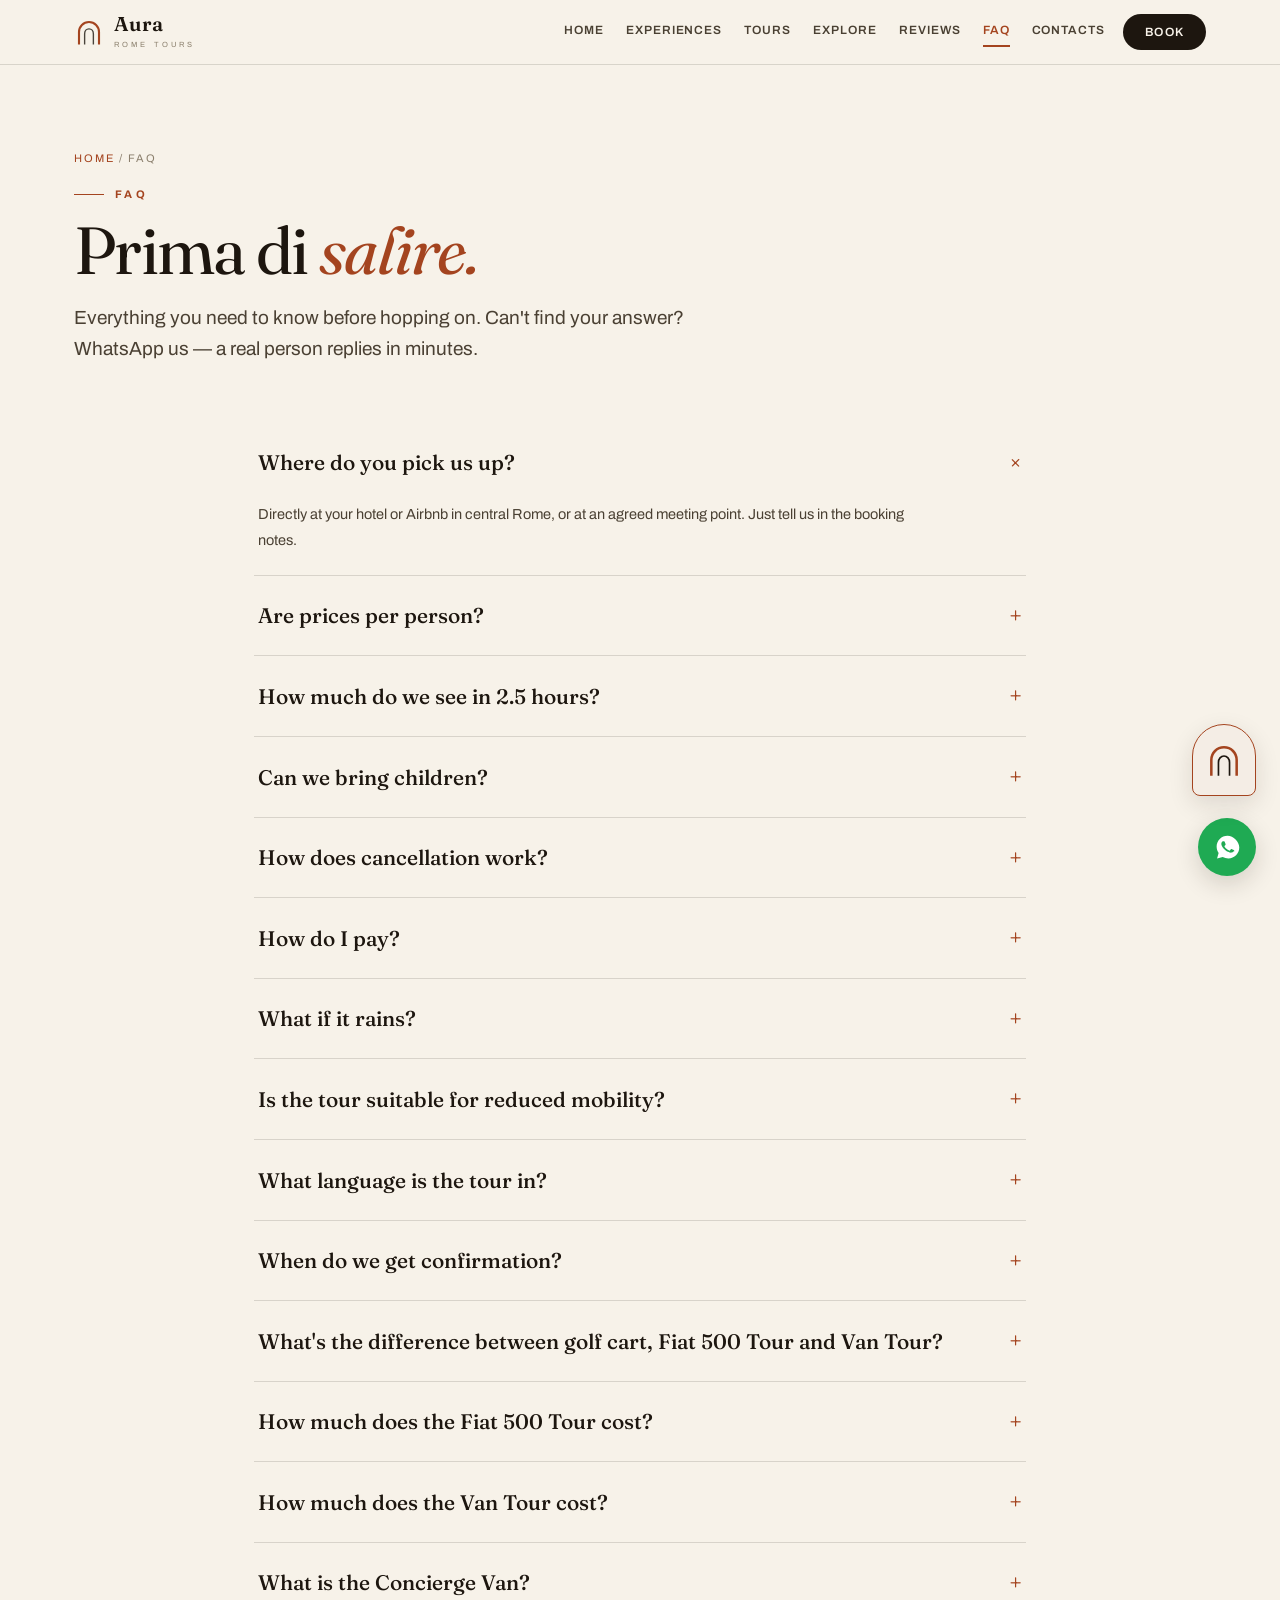
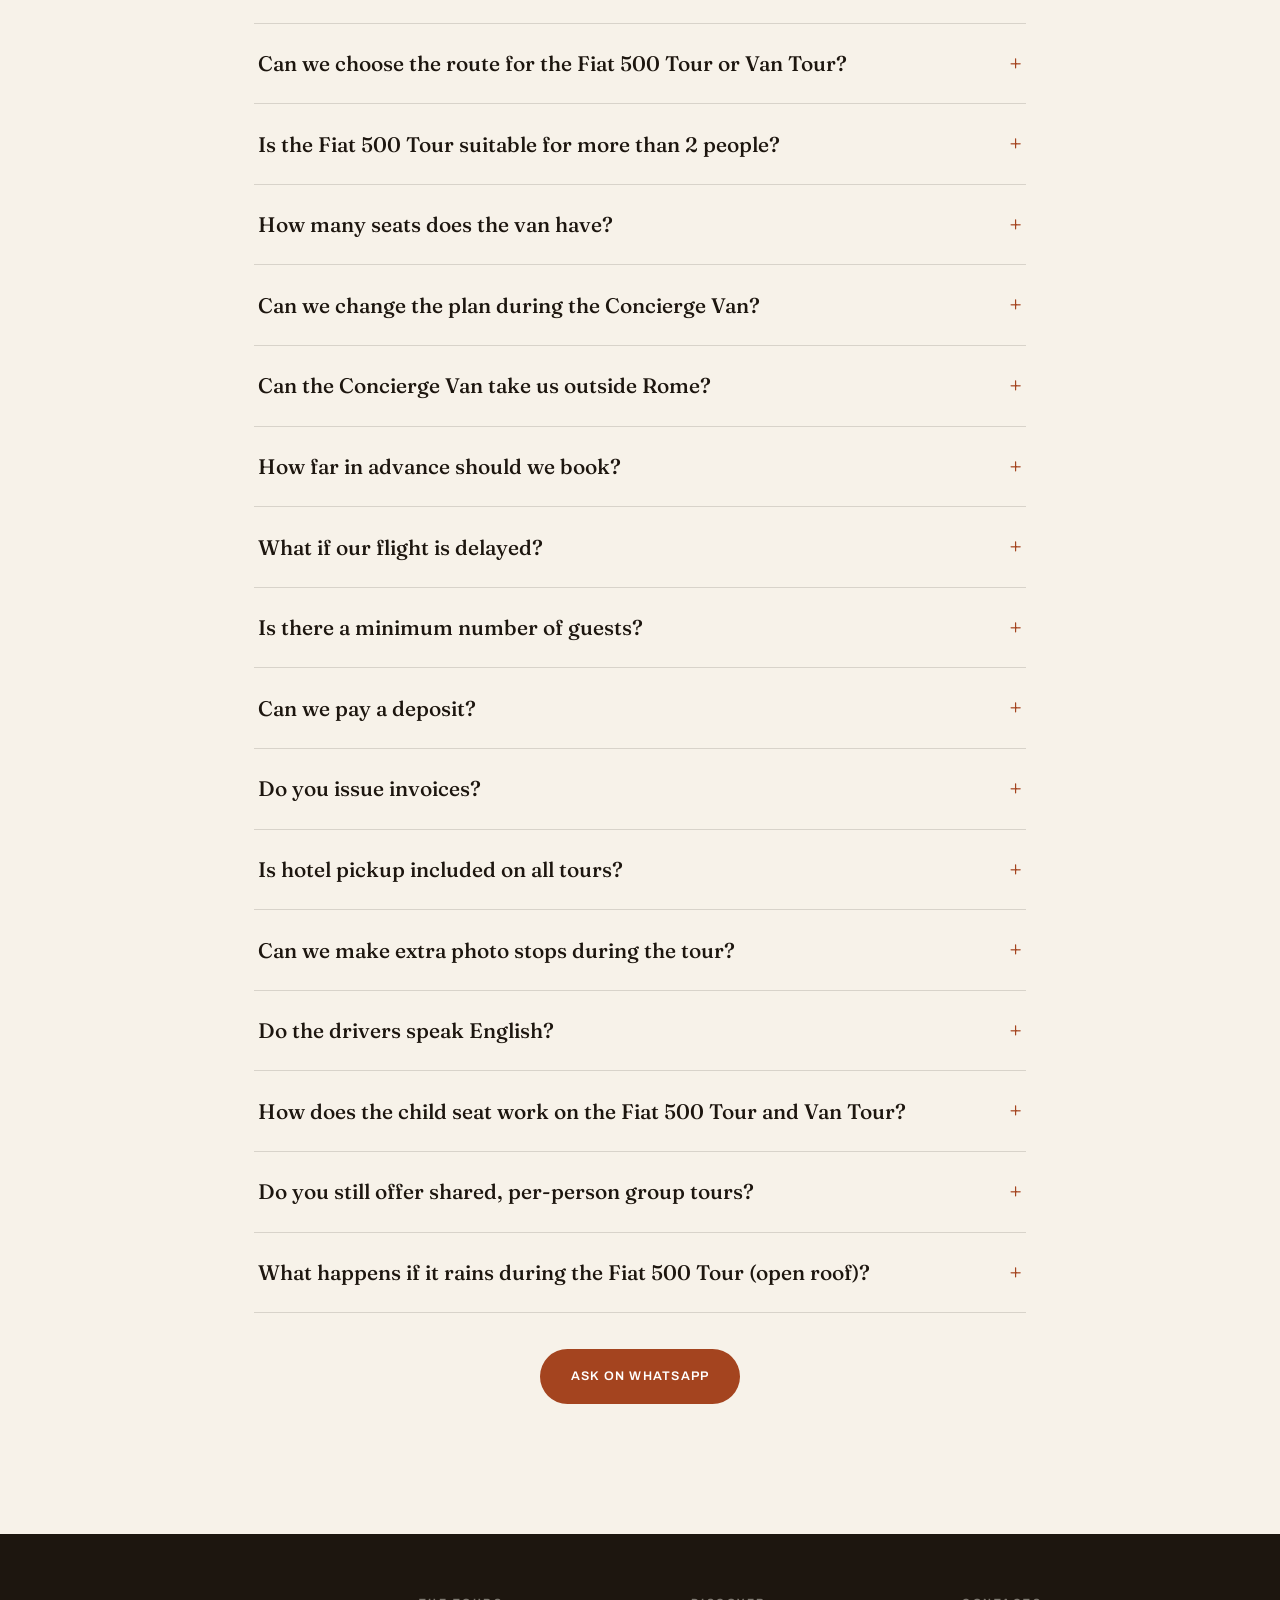
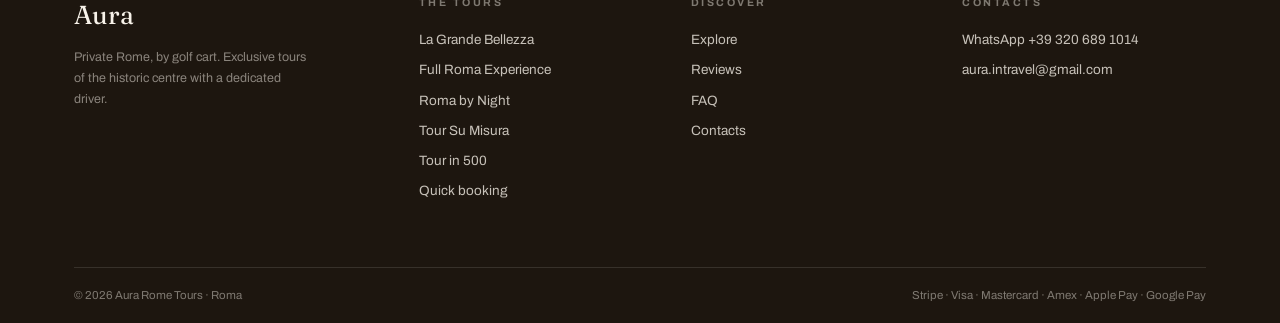
<file: faq/index.html>
<!DOCTYPE html>
<html lang="it">
<head>
<script>window.AURA_PREVIEW = true;</script>
<meta charset="UTF-8">
<meta name="viewport" content="width=device-width, initial-scale=1.0">
<!-- ═══ TRACKING AURA — Google Ads + GA4 + Clarity ═══ -->
<!-- Production analytics are disabled in this public preview. -->
<script>
  window.dataLayer = window.dataLayer || [];
  window.gtag = window.gtag || function(){ window.dataLayer.push(arguments); };
  gtag('js', new Date());
  gtag('config', 'AW-18053970309');
  gtag('config', 'G-DGX5MSN0T6');
  window.AURA_ADS_SEND_TO = 'AW-18053970309/L8gQCJiH15scEIXz5qBD';
  window.auraFireConversion = function(value, txnId){
    try {
      var p = { send_to: window.AURA_ADS_SEND_TO };
      if (value != null) { p.value = Number(value) || 0; p.currency = 'EUR'; }
      if (txnId) p.transaction_id = String(txnId);
      gtag('event', 'conversion', p);
      gtag('event', 'purchase', { transaction_id: txnId || '', value: Number(value) || 0, currency: 'EUR' });
    } catch(_){}
  };
  (function(c,l,a,r,i,t,y){
    c[a]=c[a]||function(){(c[a].q=c[a].q||[]).push(arguments)};
    if (window.AURA_PREVIEW) return;
    t=l.createElement(r);t.async=1;t.src='https://www.clarity.ms/tag/'+i;
    y=l.getElementsByTagName(r)[0];if(y&&y.parentNode)y.parentNode.insertBefore(t,y);
  })(window, document, 'clarity', 'script', 'wl9y0jbfoy');
</script>
<title>FAQ — Domande frequenti sui tour in golf cart a Roma · Aura Rome Tours</title>
<meta name="description" content="Pickup in hotel, prezzi per gruppo, bambini a bordo, cancellazione gratuita, pagamenti: tutte le risposte sulle esperienze in golf cart privato di Aura Rome Tours.">
<link rel="canonical" href="https://www.aurarometours.it/faq/">
<meta property="og:type" content="website">
<meta property="og:title" content="FAQ — Domande frequenti sui tour in golf cart a Roma · Aura Rome Tours">
<meta property="og:description" content="Pickup in hotel, prezzi per gruppo, bambini a bordo, cancellazione gratuita, pagamenti: tutte le risposte sulle esperienze in golf cart privato di Aura Rome Tours.">
<meta property="og:url" content="https://www.aurarometours.it/faq/">
<meta property="og:image" content="https://www.aurarometours.it/media/home-card-grande.jpg">
<meta property="og:image:width" content="1200">
<meta property="og:image:height" content="630">
<meta property="og:site_name" content="Aura Rome Tours">
<meta property="og:locale" content="it_IT">
<meta property="og:locale:alternate" content="en_GB">
<meta name="twitter:card" content="summary_large_image">
<meta name="twitter:title" content="FAQ — Domande frequenti sui tour in golf cart a Roma · Aura Rome Tours">
<meta name="twitter:description" content="Pickup in hotel, prezzi per gruppo, bambini a bordo, cancellazione gratuita, pagamenti: tutte le risposte sulle esperienze in golf cart privato di Aura Rome Tours.">
<meta name="twitter:image" content="https://www.aurarometours.it/media/home-card-grande.jpg">
<link rel="alternate" hreflang="it" href="https://www.aurarometours.it/faq/">
<link rel="alternate" hreflang="en" href="https://www.aurarometours.it/faq/?lang=en">
<link rel="alternate" hreflang="fr" href="https://www.aurarometours.it/faq/?lang=fr">
<link rel="alternate" hreflang="de" href="https://www.aurarometours.it/faq/?lang=de">
<link rel="alternate" hreflang="es" href="https://www.aurarometours.it/faq/?lang=es">
<link rel="alternate" hreflang="x-default" href="https://www.aurarometours.it/faq/">
<link rel="icon" href="/aura-favicon/favicon.svg" type="image/svg+xml">
<link rel="apple-touch-icon" href="/aura-favicon/apple-touch-icon.png">
<meta name="theme-color" content="#F7F2E9">
<link rel="preconnect" href="https://fonts.googleapis.com">
<link href="https://fonts.googleapis.com/css2?family=Fraunces:ital,opsz,wght@0,9..144,300..700;1,9..144,300..700&family=Archivo:wght@400;500;600;700&display=swap" rel="stylesheet">
<script type="application/ld+json">{"@context":"https://schema.org","@type":"FAQPage","mainEntity":[{"@type":"Question","name":"Dove ci venite a prendere?","acceptedAnswer":{"@type":"Answer","text":"Direttamente al vostro hotel o Airbnb nel centro di Roma, oppure in un punto di incontro concordato. Basta indicarlo nelle note della prenotazione."}},{"@type":"Question","name":"I prezzi sono a persona?","acceptedAnswer":{"@type":"Answer","text":"No: ogni tour ha un prezzo fisso per l'intero mezzo, non a persona. Golf cart: €390 per 1–3 ospiti, €490 per 4–5, €590 per 6–7. Tour in 500: €400 fisso (max 2 ospiti). Tour in Van: €500 fisso (fino a 8 ospiti). Concierge Van: €1000 per l'intera giornata."}},{"@type":"Question","name":"Quanto si vede in 2,5 ore?","acceptedAnswer":{"@type":"Answer","text":"Con La Grande Bellezza vedete i punti iconici del centro storico con il giusto ritmo. La Full Roma Experience aggiunge tappe e più tempo per fermarsi."}},{"@type":"Question","name":"Possiamo portare bambini?","acceptedAnswer":{"@type":"Answer","text":"Assolutamente sì. Il seggiolino si prenota in anticipo ed è gratuito, e il tour è adatto a tutte le età, senza barriere architettoniche."}},{"@type":"Question","name":"Come funziona la cancellazione?","acceptedAnswer":{"@type":"Answer","text":"Gratuita fino a 24 ore prima del tour, con rimborso completo. Per qualsiasi imprevisto scriveteci su WhatsApp: troviamo sempre una soluzione."}},{"@type":"Question","name":"Come pago?","acceptedAnswer":{"@type":"Answer","text":"Online con carta tramite Stripe (Visa, Mastercard, Amex, Apple Pay, Google Pay). Pagamento crittografato, conferma immediata via email."}},{"@type":"Question","name":"E se piove?","acceptedAnswer":{"@type":"Answer","text":"Le cart sono coperte e il tour si fa: Roma sotto la pioggia ha un fascino tutto suo. Per condizioni estreme riprogrammiamo insieme senza costi."}},{"@type":"Question","name":"Il tour è adatto a persone con mobilità ridotta?","acceptedAnswer":{"@type":"Answer","text":"Sì, è perfetto: si sale sul cart e Roma scorre accanto, senza sampietrini da affrontare a piedi. Segnalatecelo nelle note e organizziamo il pickup ideale."}},{"@type":"Question","name":"In che lingua è il tour?","acceptedAnswer":{"@type":"Answer","text":"Inglese e italiano sempre disponibili. Altre lingue su richiesta: scriveteci su WhatsApp prima di prenotare."}},{"@type":"Question","name":"Quando riceviamo la conferma?","acceptedAnswer":{"@type":"Answer","text":"Subito: appena il pagamento va a buon fine ricevete un'email con il Booking ID e tutti i dettagli. Il giorno prima vi scriviamo con il nome del vostro driver."}},{"@type":"Question","name":"Qual è la differenza tra golf cart, Tour in 500 e Tour in Van?","acceptedAnswer":{"@type":"Answer","text":"I golf cart (La Grande Bellezza, Full Roma Experience, Roma by Night, Tour Su Misura) sono la nostra esperienza signature nel centro storico. Il Tour in 500 è un giro esclusivo e romantico per 2 persone su una Fiat 500 vintage. Il Tour in Van è pensato per gruppi più numerosi o famiglie, con un Mercedes van climatizzato."}},{"@type":"Question","name":"Quanto costa il Tour in 500?","acceptedAnswer":{"@type":"Answer","text":"€400 fissi per l'intero tour di 3 ore, fino a 2 ospiti: il prezzo non cambia se siete in una o due persone."}},{"@type":"Question","name":"Quanto costa il Tour in Van?","acceptedAnswer":{"@type":"Answer","text":"€500 fissi per 4 ore, fino a 8 ospiti: un unico prezzo per l'intero van, indipendentemente dal numero di persone a bordo."}},{"@type":"Question","name":"Cos'è il Concierge Van?","acceptedAnswer":{"@type":"Answer","text":"Il nostro servizio più esclusivo: un van Mercedes con autista dedicato solo per voi per un'intera giornata (10 ore), a €1000 fissi. Ideale per vivere Roma — o uscire dalla città — senza vincoli di orario."}},{"@type":"Question","name":"Possiamo scegliere noi l'itinerario del Tour in 500 o del Van?","acceptedAnswer":{"@type":"Answer","text":"Sì. Ditecelo nelle note della prenotazione o scriveteci su WhatsApp: costruiamo il percorso sulle vostre preferenze. Se non avete idee, vi proponiamo noi un itinerario con le tappe storiche più belle."}},{"@type":"Question","name":"Il Tour in 500 è adatto a più di 2 persone?","acceptedAnswer":{"@type":"Answer","text":"No, la Fiat 500 vintage ospita al massimo 2 persone: è pensata come un'esperienza intima e romantica. Per gruppi più numerosi consigliamo il Tour in Van o uno dei nostri golf cart."}},{"@type":"Question","name":"Quanti posti ha il van?","acceptedAnswer":{"@type":"Answer","text":"Fino a 8 ospiti comodamente seduti, con aria condizionata e spazio per i bagagli."}},{"@type":"Question","name":"Possiamo modificare il programma durante il Concierge Van?","acceptedAnswer":{"@type":"Answer","text":"Certo: è il punto di forza del servizio. Con l'autista a disposizione per l'intera giornata potete cambiare programma in qualsiasi momento."}},{"@type":"Question","name":"Il Concierge Van può portarci fuori Roma?","acceptedAnswer":{"@type":"Answer","text":"Sì, è pensato anche per gite fuori città (Castelli Romani, Ostia Antica, Tivoli...). Scriveteci le vostre idee e vi confermiamo la fattibilità."}},{"@type":"Question","name":"Quanto in anticipo dobbiamo prenotare?","acceptedAnswer":{"@type":"Answer","text":"Consigliamo almeno 48 ore prima, soprattutto in alta stagione. Per il giorno stesso scriveteci su WhatsApp: se c'è disponibilità, confermiamo subito."}},{"@type":"Question","name":"Cosa succede se il nostro volo è in ritardo?","acceptedAnswer":{"@type":"Answer","text":"Nessun problema: scriveteci su WhatsApp e riprogrammiamo insieme data o orario senza costi aggiuntivi."}},{"@type":"Question","name":"C'è un numero minimo di ospiti?","acceptedAnswer":{"@type":"Answer","text":"No, i tour privati (golf cart, 500, van) partono anche con 1 sola persona: il prezzo è per l'intero mezzo, non a persona."}},{"@type":"Question","name":"Possiamo pagare una caparra?","acceptedAnswer":{"@type":"Answer","text":"Il pagamento avviene online al momento della prenotazione per garantire lo slot. Per esigenze particolari scriveteci su WhatsApp."}},{"@type":"Question","name":"Emettete fattura?","acceptedAnswer":{"@type":"Answer","text":"Sì, su richiesta. Scriveteci i dati di fatturazione dopo la prenotazione e ve la inviamo via email."}},{"@type":"Question","name":"Il pickup in hotel è incluso su tutti i tour?","acceptedAnswer":{"@type":"Answer","text":"Sì, su tutti i tour — golf cart, Tour in 500, Tour in Van e Concierge Van — il pickup nel centro di Roma è sempre incluso."}},{"@type":"Question","name":"Possiamo fare soste fotografiche extra durante il tour?","acceptedAnswer":{"@type":"Answer","text":"Assolutamente: fatecelo sapere all'autista durante il tour, il ritmo è il vostro."}},{"@type":"Question","name":"Gli autisti parlano inglese?","acceptedAnswer":{"@type":"Answer","text":"Sì, tutti i nostri autisti parlano inglese e italiano."}},{"@type":"Question","name":"Come funziona il seggiolino bimbo su Tour in 500 e Van?","acceptedAnswer":{"@type":"Answer","text":"È disponibile gratuitamente anche su questi tour: segnalatelo in fase di prenotazione o nelle note."}},{"@type":"Question","name":"Offrite ancora tour di gruppo condivisi, a persona?","acceptedAnswer":{"@type":"Answer","text":"Al momento i nostri tour sono tutti privati: l'intero mezzo (golf cart, 500 o van) è riservato solo a voi. Scriveteci su WhatsApp per esigenze specifiche di gruppo."}},{"@type":"Question","name":"Cosa succede in caso di pioggia con il Tour in 500 (capote aperta)?","acceptedAnswer":{"@type":"Answer","text":"In caso di maltempo chiudiamo la capote o, se necessario, riprogrammiamo la data insieme senza costi."}}]}</script>
<script type="application/ld+json">{"@context":"https://schema.org","@type":"BreadcrumbList","itemListElement":[{"@type":"ListItem","position":1,"name":"Home","item":"https://www.aurarometours.it/"},{"@type":"ListItem","position":2,"name":"FAQ","item":"https://www.aurarometours.it/faq/"}]}</script>
<style>
:root{--paper:#F7F2E9;--paper2:#EFE7D8;--ink:#1D160F;--ink2:#4a4033;--ink3:#8b7f6d;--terra:#A4441F;--terra2:#8C3717;--line:rgba(29,22,15,.14);--serif:'Fraunces',Georgia,serif;--sans:'Archivo',system-ui,sans-serif;--max:1180px}
*{margin:0;padding:0;box-sizing:border-box}
html{scroll-behavior:smooth}
body{background:var(--paper);color:var(--ink);font-family:var(--sans);font-size:16px;line-height:1.65;-webkit-font-smoothing:antialiased;overflow-x:hidden}
img{max-width:100%;display:block}
a{color:inherit;text-decoration:none}
.wrap{max-width:var(--max);margin:0 auto;padding:0 clamp(16px,4vw,24px)}
/* nav */
.top{position:sticky;top:0;z-index:50;background:rgba(247,242,233,.92);backdrop-filter:blur(10px);border-bottom:1px solid var(--line)}
.top-in{display:flex;align-items:center;gap:18px;height:64px}
.brand{display:flex;align-items:center;gap:10px}
.brand svg{width:30px;height:30px}
.brand .b1{font-family:var(--serif);font-weight:600;font-size:20px;line-height:1}
.brand .b2{display:block;font-size:7.5px;letter-spacing:.42em;text-transform:uppercase;color:var(--ink3)}
nav.links{display:flex;gap:clamp(10px,2vw,22px);margin-left:auto;font-size:12px;letter-spacing:.08em;text-transform:uppercase;font-weight:600;flex-wrap:wrap}
nav.links a{color:var(--ink2);transition:.2s;padding:4px 0;border-bottom:2px solid transparent}
nav.links a:hover{color:var(--terra)}
nav.links a.on{color:var(--terra);border-bottom-color:var(--terra)}
.cta-nav{background:var(--ink);color:var(--paper);border:none;border-radius:999px;padding:11px 22px;font-family:var(--sans);font-size:12px;letter-spacing:.1em;text-transform:uppercase;font-weight:600;cursor:pointer;transition:.25s;white-space:nowrap}
.cta-nav:hover{background:var(--terra)}
@media(max-width:860px){nav.links a[data-hide]{display:none}}
@media(max-width:640px){nav.links{gap:10px;font-size:10.5px}.brand .b2{display:none}}
/* hero pagina */
.phero{padding:clamp(40px,7vw,84px) 0 clamp(28px,4.5vw,52px)}
.crumb{font-size:11px;letter-spacing:.18em;text-transform:uppercase;color:var(--ink3);margin-bottom:18px}
.crumb a{color:var(--terra)}
.k{font-size:11px;letter-spacing:.3em;text-transform:uppercase;color:var(--terra);font-weight:700;margin-bottom:14px;display:flex;align-items:center;gap:11px}
.k::before{content:'';width:30px;height:1px;background:var(--terra)}
h1{font-family:var(--serif);font-weight:400;font-size:clamp(34px,5.2vw,74px);line-height:1;letter-spacing:-.025em}
h1 em{font-style:italic;color:var(--terra)}
.sub{font-size:clamp(15px,1.6vw,19px);color:var(--ink2);max-width:640px;margin-top:18px}
h2.sh{font-family:var(--serif);font-weight:400;font-size:clamp(26px,3.4vw,44px);line-height:1.05;letter-spacing:-.02em;margin-bottom:26px}
h2.sh em{font-style:italic;color:var(--terra)}
section{padding:clamp(36px,5.5vw,70px) 0}
.btn{display:inline-flex;align-items:center;justify-content:center;gap:9px;border-radius:999px;font-weight:600;font-size:12.5px;letter-spacing:.1em;text-transform:uppercase;padding:16px 30px;border:1px solid transparent;cursor:pointer;transition:.25s;font-family:var(--sans)}
.btn.fill{background:var(--terra);color:#fff}
.btn.fill:hover{background:var(--terra2);transform:translateY(-2px)}
.btn.line{border-color:var(--ink);color:var(--ink);background:transparent}
.btn.line:hover{background:var(--ink);color:var(--paper)}
/* footer */
footer{background:var(--ink);color:rgba(247,242,233,.78);margin-top:clamp(30px,5vw,60px)}
.foot-grid{display:grid;grid-template-columns:1.3fr 1fr 1fr 1fr;gap:28px;padding:clamp(36px,5vw,60px) 0}
.foot-grid h4{font-size:10.5px;letter-spacing:.24em;text-transform:uppercase;color:rgba(247,242,233,.45);margin-bottom:14px}
.foot-grid a{display:block;font-size:13.5px;padding:4px 0;transition:.2s}
.foot-grid a:hover{color:var(--terra);transform:translateX(3px)}
.foot-brand .b1{font-family:var(--serif);font-size:26px;color:var(--paper)}
.foot-brand p{font-size:12.5px;color:rgba(247,242,233,.5);margin-top:10px;max-width:240px;line-height:1.7}
.foot-bottom{border-top:1px solid rgba(247,242,233,.12);padding:18px 0;font-size:11.5px;color:rgba(247,242,233,.45);display:flex;justify-content:space-between;gap:10px;flex-wrap:wrap}
@media(max-width:860px){.foot-grid{grid-template-columns:1fr 1fr}}
@media(max-width:480px){.foot-grid{grid-template-columns:1fr}}

.faq{border-bottom:1px solid var(--line)}
.faq summary{list-style:none;display:flex;justify-content:space-between;align-items:center;gap:16px;padding:20px 4px;cursor:pointer;font-family:var(--serif);font-size:clamp(17px,2vw,21px);font-weight:500}
.faq summary::-webkit-details-marker{display:none}
.faq summary::after{content:'+';font-size:24px;color:var(--terra);transition:transform .3s;flex:none}
.faq[open] summary::after{transform:rotate(45deg)}
.faq p{color:var(--ink2);font-size:14.5px;line-height:1.75;padding:0 4px 22px;max-width:680px}

</style>
</head>
<body>
<header class="top"><div class="wrap top-in">
  <a class="brand" href="/" aria-label="Aura Rome Tours">
    <svg viewBox="0 0 48 48" fill="none"><path d="M8 44V24C8 15 15 8 24 8s16 7 16 16v20" stroke="#A4441F" stroke-width="3.4"/><path d="M17 44V27c0-4.5 3-8 7-8s7 3.5 7 8v17" stroke="#1D160F" stroke-width="2.2" opacity=".8"/></svg>
    <span><span class="b1">Aura</span><span class="b2">Rome Tours</span></span>
  </a>
  <nav class="links">
    <a href="/" class=""  data-i="nav_home">Home</a>
    <a href="/#tours" class=""  data-i="nav_tours">Esperienze</a>
    <a href="/tours/" class=""  data-i="nav_tourspage">Tours</a>
    <a href="/esplora/" class="" data-hide data-i="nav_esplora">Esplora</a>
    <a href="/recensioni/" class="" data-hide data-i="nav_recensioni">Recensioni</a>
    <a href="/faq/" class="on"  data-i="nav_faq">FAQ</a>
    <a href="/contatti/" class=""  data-i="nav_contatti">Contatti</a>
  </nav>
  <button class="cta-nav" onclick="AURA.openBooking()" data-i="nav_book">Prenota</button>
</div></header>


<div class="phero"><div class="wrap">
  <div class="crumb"><a href="/">Home</a> / FAQ</div>
  <div class="k">FAQ</div>
  <h1>Prima di <em>salire.</em></h1>
  <p class="sub" data-i="h_sub">Tutto quello che c'è da sapere prima di salire a bordo. Non trovate la risposta? Scriveteci su WhatsApp: risponde una persona vera, in pochi minuti.</p>
</div></div>
<section style="padding-top:6px"><div class="wrap" style="max-width:820px">
  
  <details class="faq" open>
    <summary data-i="q_0">Dove ci venite a prendere?</summary>
    <p data-i="a_0">Direttamente al vostro hotel o Airbnb nel centro di Roma, oppure in un punto di incontro concordato. Basta indicarlo nelle note della prenotazione.</p>
  </details>
  <details class="faq">
    <summary data-i="q_1">I prezzi sono a persona?</summary>
    <p data-i="a_1">No: ogni tour ha un prezzo fisso per l'intero mezzo, non a persona. Golf cart: €390 per 1–3 ospiti, €490 per 4–5, €590 per 6–7. Tour in 500: €400 fisso (max 2 ospiti). Tour in Van: €500 fisso (fino a 8 ospiti). Concierge Van: €1000 per l'intera giornata.</p>
  </details>
  <details class="faq">
    <summary data-i="q_2">Quanto si vede in 2,5 ore?</summary>
    <p data-i="a_2">Con La Grande Bellezza vedete i punti iconici del centro storico con il giusto ritmo. La Full Roma Experience aggiunge tappe e più tempo per fermarsi.</p>
  </details>
  <details class="faq">
    <summary data-i="q_3">Possiamo portare bambini?</summary>
    <p data-i="a_3">Assolutamente sì. Il seggiolino si prenota in anticipo ed è gratuito, e il tour è adatto a tutte le età, senza barriere architettoniche.</p>
  </details>
  <details class="faq">
    <summary data-i="q_4">Come funziona la cancellazione?</summary>
    <p data-i="a_4">Gratuita fino a 24 ore prima del tour, con rimborso completo. Per qualsiasi imprevisto scriveteci su WhatsApp: troviamo sempre una soluzione.</p>
  </details>
  <details class="faq">
    <summary data-i="q_5">Come pago?</summary>
    <p data-i="a_5">Online con carta tramite Stripe (Visa, Mastercard, Amex, Apple Pay, Google Pay). Pagamento crittografato, conferma immediata via email.</p>
  </details>
  <details class="faq">
    <summary data-i="q_6">E se piove?</summary>
    <p data-i="a_6">Le cart sono coperte e il tour si fa: Roma sotto la pioggia ha un fascino tutto suo. Per condizioni estreme riprogrammiamo insieme senza costi.</p>
  </details>
  <details class="faq">
    <summary data-i="q_7">Il tour è adatto a persone con mobilità ridotta?</summary>
    <p data-i="a_7">Sì, è perfetto: si sale sul cart e Roma scorre accanto, senza sampietrini da affrontare a piedi. Segnalatecelo nelle note e organizziamo il pickup ideale.</p>
  </details>
  <details class="faq">
    <summary data-i="q_8">In che lingua è il tour?</summary>
    <p data-i="a_8">Inglese e italiano sempre disponibili. Altre lingue su richiesta: scriveteci su WhatsApp prima di prenotare.</p>
  </details>
  <details class="faq">
    <summary data-i="q_9">Quando riceviamo la conferma?</summary>
    <p data-i="a_9">Subito: appena il pagamento va a buon fine ricevete un'email con il Booking ID e tutti i dettagli. Il giorno prima vi scriviamo con il nome del vostro driver.</p>
  </details>
  <details class="faq">
    <summary data-i="q_10">Qual è la differenza tra golf cart, Tour in 500 e Tour in Van?</summary>
    <p data-i="a_10">I golf cart (La Grande Bellezza, Full Roma Experience, Roma by Night, Tour Su Misura) sono la nostra esperienza signature nel centro storico. Il Tour in 500 è un giro esclusivo e romantico per 2 persone su una Fiat 500 vintage. Il Tour in Van è pensato per gruppi più numerosi o famiglie, con un Mercedes van climatizzato.</p>
  </details>
  <details class="faq">
    <summary data-i="q_11">Quanto costa il Tour in 500?</summary>
    <p data-i="a_11">€400 fissi per l'intero tour di 3 ore, fino a 2 ospiti: il prezzo non cambia se siete in una o due persone.</p>
  </details>
  <details class="faq">
    <summary data-i="q_12">Quanto costa il Tour in Van?</summary>
    <p data-i="a_12">€500 fissi per 4 ore, fino a 8 ospiti: un unico prezzo per l'intero van, indipendentemente dal numero di persone a bordo.</p>
  </details>
  <details class="faq">
    <summary data-i="q_13">Cos'è il Concierge Van?</summary>
    <p data-i="a_13">Il nostro servizio più esclusivo: un van Mercedes con autista dedicato solo per voi per un'intera giornata (10 ore), a €1000 fissi. Ideale per vivere Roma — o uscire dalla città — senza vincoli di orario.</p>
  </details>
  <details class="faq">
    <summary data-i="q_14">Possiamo scegliere noi l'itinerario del Tour in 500 o del Van?</summary>
    <p data-i="a_14">Sì. Ditecelo nelle note della prenotazione o scriveteci su WhatsApp: costruiamo il percorso sulle vostre preferenze. Se non avete idee, vi proponiamo noi un itinerario con le tappe storiche più belle.</p>
  </details>
  <details class="faq">
    <summary data-i="q_15">Il Tour in 500 è adatto a più di 2 persone?</summary>
    <p data-i="a_15">No, la Fiat 500 vintage ospita al massimo 2 persone: è pensata come un'esperienza intima e romantica. Per gruppi più numerosi consigliamo il Tour in Van o uno dei nostri golf cart.</p>
  </details>
  <details class="faq">
    <summary data-i="q_16">Quanti posti ha il van?</summary>
    <p data-i="a_16">Fino a 8 ospiti comodamente seduti, con aria condizionata e spazio per i bagagli.</p>
  </details>
  <details class="faq">
    <summary data-i="q_17">Possiamo modificare il programma durante il Concierge Van?</summary>
    <p data-i="a_17">Certo: è il punto di forza del servizio. Con l'autista a disposizione per l'intera giornata potete cambiare programma in qualsiasi momento.</p>
  </details>
  <details class="faq">
    <summary data-i="q_18">Il Concierge Van può portarci fuori Roma?</summary>
    <p data-i="a_18">Sì, è pensato anche per gite fuori città (Castelli Romani, Ostia Antica, Tivoli...). Scriveteci le vostre idee e vi confermiamo la fattibilità.</p>
  </details>
  <details class="faq">
    <summary data-i="q_19">Quanto in anticipo dobbiamo prenotare?</summary>
    <p data-i="a_19">Consigliamo almeno 48 ore prima, soprattutto in alta stagione. Per il giorno stesso scriveteci su WhatsApp: se c'è disponibilità, confermiamo subito.</p>
  </details>
  <details class="faq">
    <summary data-i="q_20">Cosa succede se il nostro volo è in ritardo?</summary>
    <p data-i="a_20">Nessun problema: scriveteci su WhatsApp e riprogrammiamo insieme data o orario senza costi aggiuntivi.</p>
  </details>
  <details class="faq">
    <summary data-i="q_21">C'è un numero minimo di ospiti?</summary>
    <p data-i="a_21">No, i tour privati (golf cart, 500, van) partono anche con 1 sola persona: il prezzo è per l'intero mezzo, non a persona.</p>
  </details>
  <details class="faq">
    <summary data-i="q_22">Possiamo pagare una caparra?</summary>
    <p data-i="a_22">Il pagamento avviene online al momento della prenotazione per garantire lo slot. Per esigenze particolari scriveteci su WhatsApp.</p>
  </details>
  <details class="faq">
    <summary data-i="q_23">Emettete fattura?</summary>
    <p data-i="a_23">Sì, su richiesta. Scriveteci i dati di fatturazione dopo la prenotazione e ve la inviamo via email.</p>
  </details>
  <details class="faq">
    <summary data-i="q_24">Il pickup in hotel è incluso su tutti i tour?</summary>
    <p data-i="a_24">Sì, su tutti i tour — golf cart, Tour in 500, Tour in Van e Concierge Van — il pickup nel centro di Roma è sempre incluso.</p>
  </details>
  <details class="faq">
    <summary data-i="q_25">Possiamo fare soste fotografiche extra durante il tour?</summary>
    <p data-i="a_25">Assolutamente: fatecelo sapere all'autista durante il tour, il ritmo è il vostro.</p>
  </details>
  <details class="faq">
    <summary data-i="q_26">Gli autisti parlano inglese?</summary>
    <p data-i="a_26">Sì, tutti i nostri autisti parlano inglese e italiano.</p>
  </details>
  <details class="faq">
    <summary data-i="q_27">Come funziona il seggiolino bimbo su Tour in 500 e Van?</summary>
    <p data-i="a_27">È disponibile gratuitamente anche su questi tour: segnalatelo in fase di prenotazione o nelle note.</p>
  </details>
  <details class="faq">
    <summary data-i="q_28">Offrite ancora tour di gruppo condivisi, a persona?</summary>
    <p data-i="a_28">Al momento i nostri tour sono tutti privati: l'intero mezzo (golf cart, 500 o van) è riservato solo a voi. Scriveteci su WhatsApp per esigenze specifiche di gruppo.</p>
  </details>
  <details class="faq">
    <summary data-i="q_29">Cosa succede in caso di pioggia con il Tour in 500 (capote aperta)?</summary>
    <p data-i="a_29">In caso di maltempo chiudiamo la capote o, se necessario, riprogrammiamo la data insieme senza costi.</p>
  </details>
  <div style="text-align:center;margin-top:36px">
    <a class="btn fill" href="https://wa.me/393206891014?text=Ciao!%20Ho%20una%20domanda%20sui%20tour%20Aura%20%F0%9F%9B%BA" target="_blank" rel="noopener" data-i="cta_wa">Chiedi su WhatsApp</a>
  </div>
</div></section>

<footer><div class="wrap">
  <div class="foot-grid">
    <div class="foot-brand"><span class="b1">Aura</span>
      <p data-i="foot_p">La Roma privata, in golf cart. Tour esclusivi nel centro storico con autista dedicato.</p></div>
    <div><h4 data-i="foot_tours">I Tour</h4>
      <a href="/tour/la-grande-bellezza/">La Grande Bellezza</a>
      <a href="/tour/full-roma-experience/">Full Roma Experience</a>
      <a href="/tour/roma-by-night/">Roma by Night</a>
      <a href="/tour/tour-su-misura/">Tour Su Misura</a>
      <a href="/tour/tour-in-500/">Tour in 500</a>
      <a href="/tours/" data-i="foot_fast">Prenotazione rapida</a></div>
    <div><h4 data-i="foot_disc">Scopri</h4>
      <a href="/esplora/" data-i="nav_esplora">Esplora</a>
      <a href="/recensioni/" data-i="nav_recensioni">Recensioni</a>
      <a href="/faq/">FAQ</a>
      <a href="/contatti/" data-i="nav_contatti">Contatti</a></div>
    <div><h4 data-i="foot_contact">Contatti</h4>
      <a href="https://wa.me/393206891014" target="_blank" rel="noopener">WhatsApp +39 320 689 1014</a>
      <a href="mailto:aura.intravel@gmail.com">aura.intravel@gmail.com</a></div>
  </div>
  <div class="foot-bottom"><span>© <span id="yy"></span> Aura Rome Tours · Roma</span><span>Stripe · Visa · Mastercard · Amex · Apple Pay · Google Pay</span></div>
</div></footer>

<script>window.AURA_STRIPE_PK = window.AURA_STRIPE_PK || 'pk_live_51TAyh0DA0G6rBB5Atjc7xAsOsriLimaORjEOlJuLQ3Wp74HkPUTH2qsiwRiQv5wWyXNIBP3uYHOFoAViMpfNzCmu00LtgxRI5x';</script>
<script src="/js/aura-booking.js"></script>
<script>
'use strict';
document.getElementById('yy').textContent = new Date().getFullYear();
/* i18n leggero: IT statico, swap per le altre lingue */
const I18N = {"en":{"nav_home":"Home","nav_tours":"Experiences","nav_tourspage":"Tours","nav_esplora":"Explore","nav_recensioni":"Reviews","nav_contatti":"Contacts","nav_book":"Book","foot_p":"Private Rome, by golf cart. Exclusive tours of the historic centre with a dedicated driver.","foot_tours":"The Tours","foot_disc":"Discover","foot_contact":"Contacts","foot_fast":"Quick booking","h_sub":"Everything you need to know before hopping on. Can't find your answer? WhatsApp us — a real person replies in minutes.","cta_wa":"Ask on WhatsApp","q_0":"Where do you pick us up?","a_0":"Directly at your hotel or Airbnb in central Rome, or at an agreed meeting point. Just tell us in the booking notes.","q_1":"Are prices per person?","a_1":"No: every tour has a fixed price for the whole vehicle, not per person. Golf cart: €390 for 1–3 guests, €490 for 4–5, €590 for 6–7. Fiat 500 Tour: fixed €400 (max 2 guests). Van Tour: fixed €500 (up to 8 guests). Concierge Van: €1000 for the full day.","q_2":"How much do we see in 2.5 hours?","a_2":"With La Grande Bellezza you cover Rome's icons at the right pace. The Full Roma Experience adds more stops and time to linger.","q_3":"Can we bring children?","a_3":"Absolutely. The child seat can be booked in advance free of charge, and the tour suits all ages, with no barriers.","q_4":"How does cancellation work?","a_4":"Free up to 24 hours before the tour, with a full refund. For anything unexpected, message us on WhatsApp — we always find a solution.","q_5":"How do I pay?","a_5":"Online by card via Stripe (Visa, Mastercard, Amex, Apple Pay, Google Pay). Encrypted payment, instant email confirmation.","q_6":"What if it rains?","a_6":"The carts are covered and the tour runs: Rome in the rain has a charm of its own. In extreme weather we reschedule together at no cost.","q_7":"Is the tour suitable for reduced mobility?","a_7":"Yes, it's perfect: you hop on the cart and Rome glides by, no cobblestones to walk. Tell us in the notes and we'll arrange the ideal pickup.","q_8":"What language is the tour in?","a_8":"English and Italian always available. Other languages on request: message us on WhatsApp before booking.","q_9":"When do we get confirmation?","a_9":"Instantly: as soon as payment succeeds you get an email with your Booking ID and all details. The day before, we message you with your driver's name.","q_10":"What's the difference between golf cart, Fiat 500 Tour and Van Tour?","a_10":"The golf carts (La Grande Bellezza, Full Roma Experience, Rome by Night, Tailor-Made Tour) are our signature experience in the historic centre. The Fiat 500 Tour is an exclusive, romantic ride for 2 in a vintage Fiat 500. The Van Tour suits bigger groups or families, with an air-conditioned Mercedes van.","q_11":"How much does the Fiat 500 Tour cost?","a_11":"A fixed €400 for the whole 3-hour tour, up to 2 guests — the price is the same whether you're one or two people.","q_12":"How much does the Van Tour cost?","a_12":"A fixed €500 for 4 hours, up to 8 guests — one price for the whole van, regardless of how many people are on board.","q_13":"What is the Concierge Van?","a_13":"Our most exclusive service: a Mercedes van with a driver dedicated only to you for a full day (10 hours), fixed at €1000. Ideal for experiencing Rome — or leaving the city — with no time constraints.","q_14":"Can we choose the route for the Fiat 500 Tour or Van Tour?","a_14":"Yes. Tell us in the booking notes or message us on WhatsApp and we'll build the route around your preferences. If you don't have ideas, we'll propose an itinerary with the finest historic stops.","q_15":"Is the Fiat 500 Tour suitable for more than 2 people?","a_15":"No, the vintage Fiat 500 seats a maximum of 2 people — it's designed as an intimate, romantic experience. For bigger groups we recommend the Van Tour or one of our golf carts.","q_16":"How many seats does the van have?","a_16":"Up to 8 guests comfortably seated, with air conditioning and space for luggage.","q_17":"Can we change the plan during the Concierge Van?","a_17":"Of course — that's the whole point of the service. With the driver at your disposal for the full day, you can change plans at any time.","q_18":"Can the Concierge Van take us outside Rome?","a_18":"Yes, it's also designed for day trips outside the city (Castelli Romani, Ostia Antica, Tivoli...). Send us your ideas and we'll confirm feasibility.","q_19":"How far in advance should we book?","a_19":"We recommend at least 48 hours ahead, especially in high season. For same-day requests, message us on WhatsApp — if there's availability, we confirm right away.","q_20":"What if our flight is delayed?","a_20":"No problem: message us on WhatsApp and we'll reschedule the date or time together at no extra cost.","q_21":"Is there a minimum number of guests?","a_21":"No, private tours (golf cart, 500, van) run even with just 1 person: the price is for the whole vehicle, not per person.","q_22":"Can we pay a deposit?","a_22":"Payment happens online at the time of booking to secure your slot. For special requests, message us on WhatsApp.","q_23":"Do you issue invoices?","a_23":"Yes, on request. Send us your billing details after booking and we'll email it to you.","q_24":"Is hotel pickup included on all tours?","a_24":"Yes, on every tour — golf cart, Fiat 500 Tour, Van Tour and Concierge Van — pickup in central Rome is always included.","q_25":"Can we make extra photo stops during the tour?","a_25":"Absolutely — just tell your driver during the tour, the pace is yours.","q_26":"Do the drivers speak English?","a_26":"Yes, all our drivers speak English and Italian.","q_27":"How does the child seat work on the Fiat 500 Tour and Van Tour?","a_27":"It's available free of charge on these tours too — just flag it when booking or in the notes.","q_28":"Do you still offer shared, per-person group tours?","a_28":"At the moment all our tours are private — the whole vehicle (golf cart, 500 or van) is reserved just for you. Message us on WhatsApp for specific group needs.","q_29":"What happens if it rains during the Fiat 500 Tour (open roof)?","a_29":"In bad weather we close the roof or, if needed, reschedule the date together at no cost."}};
function applyPageLang(){
  const l = window.AURA ? AURA.lang : 'it';
  document.documentElement.lang = l;
  if (l === 'it') return;
  const dict = I18N[l] || I18N.en || {};
  document.querySelectorAll('[data-i]').forEach(el => { const k = el.dataset.i; if (dict[k]) el.innerHTML = dict[k]; });
}

applyPageLang();
document.addEventListener('aura:data', applyPageLang);
</script>
</body>
</html>
</file>
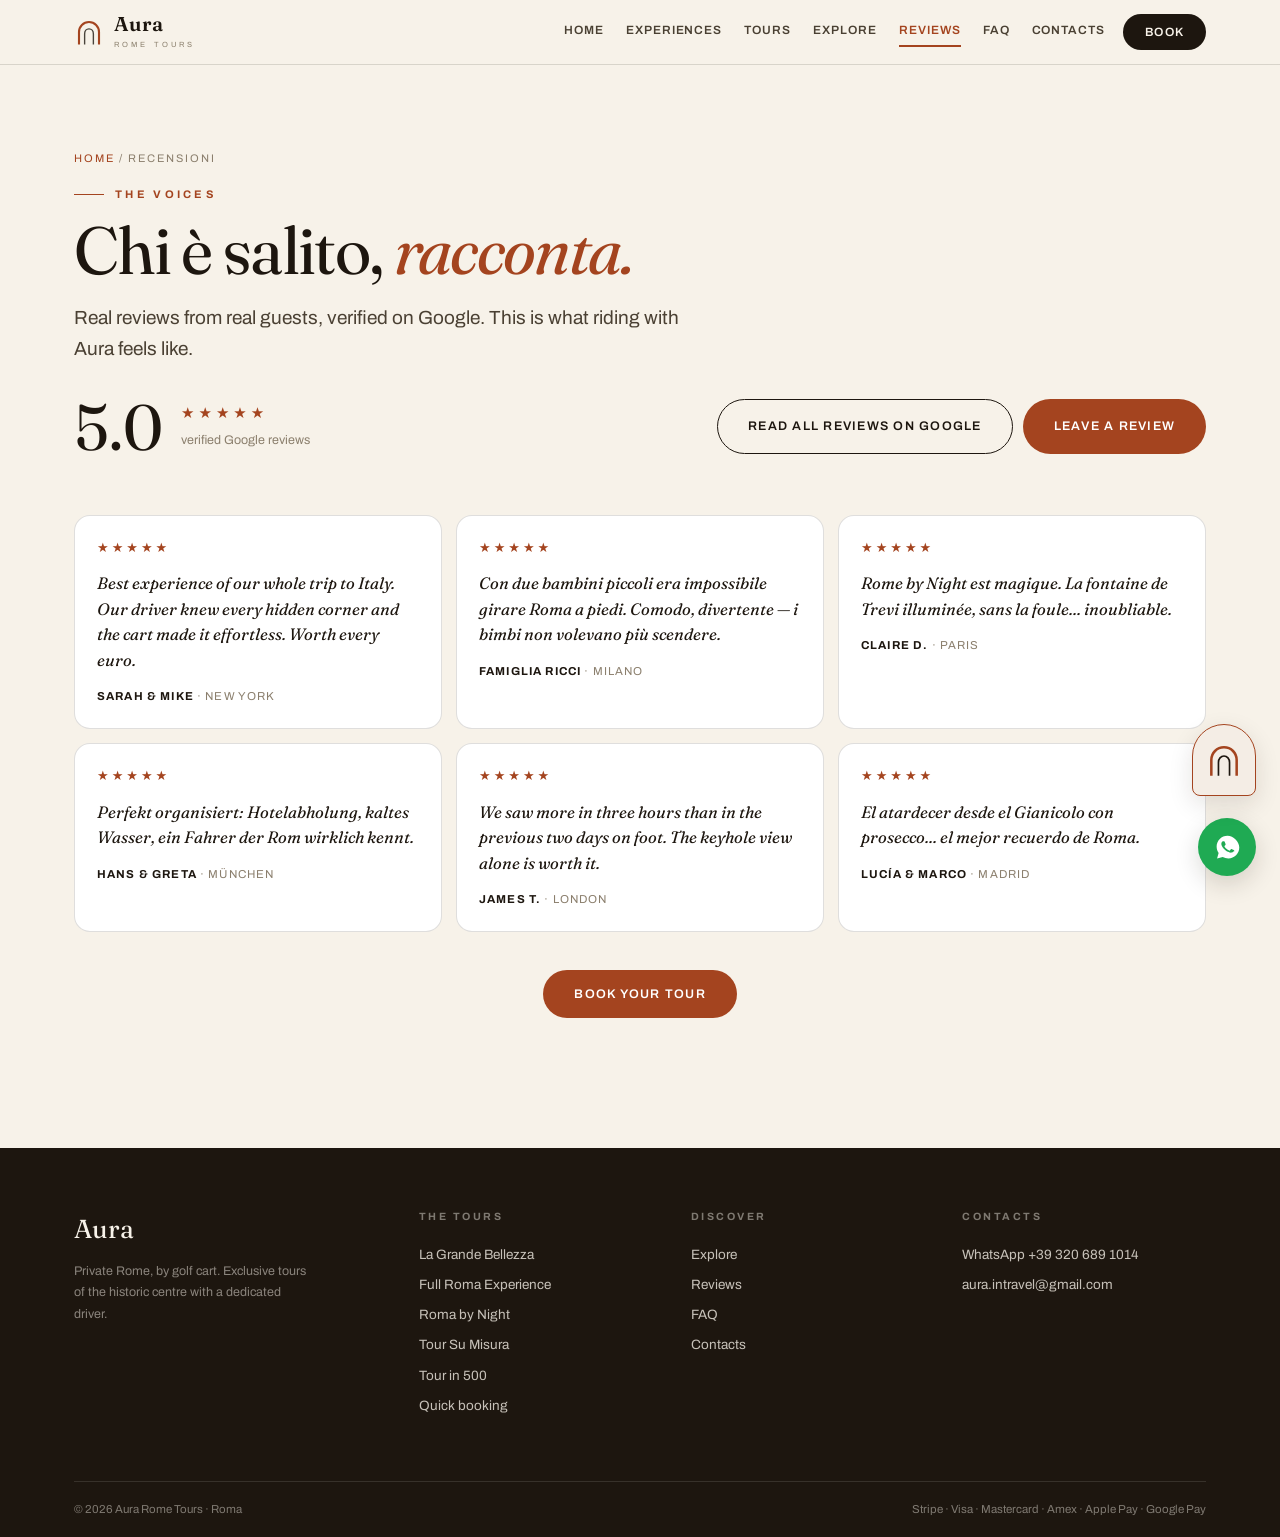
<file: recensioni/index.html>
<!DOCTYPE html>
<html lang="it">
<head>
<script>window.AURA_PREVIEW = true;</script>
<meta charset="UTF-8">
<meta name="viewport" content="width=device-width, initial-scale=1.0">
<!-- ═══ TRACKING AURA — Google Ads + GA4 + Clarity ═══ -->
<!-- Production analytics are disabled in this public preview. -->
<script>
  window.dataLayer = window.dataLayer || [];
  window.gtag = window.gtag || function(){ window.dataLayer.push(arguments); };
  gtag('js', new Date());
  gtag('config', 'AW-18053970309');
  gtag('config', 'G-DGX5MSN0T6');
  window.AURA_ADS_SEND_TO = 'AW-18053970309/L8gQCJiH15scEIXz5qBD';
  window.auraFireConversion = function(value, txnId){
    try {
      var p = { send_to: window.AURA_ADS_SEND_TO };
      if (value != null) { p.value = Number(value) || 0; p.currency = 'EUR'; }
      if (txnId) p.transaction_id = String(txnId);
      gtag('event', 'conversion', p);
      gtag('event', 'purchase', { transaction_id: txnId || '', value: Number(value) || 0, currency: 'EUR' });
    } catch(_){}
  };
  (function(c,l,a,r,i,t,y){
    c[a]=c[a]||function(){(c[a].q=c[a].q||[]).push(arguments)};
    if (window.AURA_PREVIEW) return;
    t=l.createElement(r);t.async=1;t.src='https://www.clarity.ms/tag/'+i;
    y=l.getElementsByTagName(r)[0];if(y&&y.parentNode)y.parentNode.insertBefore(t,y);
  })(window, document, 'clarity', 'script', 'wl9y0jbfoy');
</script>
<title>Recensioni — 5.0★ su Google · Aura Rome Tours, golf cart tour a Roma</title>
<meta name="description" content="Le recensioni verificate degli ospiti di Aura Rome Tours: 5.0 stelle su Google. Tour privati in golf cart nel centro di Roma con pickup in hotel.">
<link rel="canonical" href="https://www.aurarometours.it/recensioni/">
<meta property="og:type" content="website">
<meta property="og:title" content="Recensioni — 5.0★ su Google · Aura Rome Tours, golf cart tour a Roma">
<meta property="og:description" content="Le recensioni verificate degli ospiti di Aura Rome Tours: 5.0 stelle su Google. Tour privati in golf cart nel centro di Roma con pickup in hotel.">
<meta property="og:url" content="https://www.aurarometours.it/recensioni/">
<meta property="og:image" content="https://www.aurarometours.it/media/home-card-grande.jpg">
<meta property="og:image:width" content="1200">
<meta property="og:image:height" content="630">
<meta property="og:site_name" content="Aura Rome Tours">
<meta property="og:locale" content="it_IT">
<meta property="og:locale:alternate" content="en_GB">
<meta name="twitter:card" content="summary_large_image">
<meta name="twitter:title" content="Recensioni — 5.0★ su Google · Aura Rome Tours, golf cart tour a Roma">
<meta name="twitter:description" content="Le recensioni verificate degli ospiti di Aura Rome Tours: 5.0 stelle su Google. Tour privati in golf cart nel centro di Roma con pickup in hotel.">
<meta name="twitter:image" content="https://www.aurarometours.it/media/home-card-grande.jpg">
<link rel="alternate" hreflang="it" href="https://www.aurarometours.it/recensioni/">
<link rel="alternate" hreflang="en" href="https://www.aurarometours.it/recensioni/?lang=en">
<link rel="alternate" hreflang="fr" href="https://www.aurarometours.it/recensioni/?lang=fr">
<link rel="alternate" hreflang="de" href="https://www.aurarometours.it/recensioni/?lang=de">
<link rel="alternate" hreflang="es" href="https://www.aurarometours.it/recensioni/?lang=es">
<link rel="alternate" hreflang="x-default" href="https://www.aurarometours.it/recensioni/">
<link rel="icon" href="/aura-favicon/favicon.svg" type="image/svg+xml">
<link rel="apple-touch-icon" href="/aura-favicon/apple-touch-icon.png">
<meta name="theme-color" content="#F7F2E9">
<link rel="preconnect" href="https://fonts.googleapis.com">
<link href="https://fonts.googleapis.com/css2?family=Fraunces:ital,opsz,wght@0,9..144,300..700;1,9..144,300..700&family=Archivo:wght@400;500;600;700&display=swap" rel="stylesheet">
<script type="application/ld+json">{"@context":"https://schema.org","@type":"LocalBusiness","name":"Aura Rome Tours","url":"https://www.aurarometours.it","image":"https://www.aurarometours.it/media/home-card-grande.jpg","telephone":"+39 320 689 1014","priceRange":"€390 - €590","address":{"@type":"PostalAddress","addressLocality":"Roma","addressRegion":"RM","addressCountry":"IT"},"aggregateRating":{"@type":"AggregateRating","ratingValue":"5.0","reviewCount":"120"}}</script>
<script type="application/ld+json">{"@context":"https://schema.org","@type":"BreadcrumbList","itemListElement":[{"@type":"ListItem","position":1,"name":"Home","item":"https://www.aurarometours.it/"},{"@type":"ListItem","position":2,"name":"Recensioni","item":"https://www.aurarometours.it/recensioni/"}]}</script>
<style>
:root{--paper:#F7F2E9;--paper2:#EFE7D8;--ink:#1D160F;--ink2:#4a4033;--ink3:#8b7f6d;--terra:#A4441F;--terra2:#8C3717;--line:rgba(29,22,15,.14);--serif:'Fraunces',Georgia,serif;--sans:'Archivo',system-ui,sans-serif;--max:1180px}
*{margin:0;padding:0;box-sizing:border-box}
html{scroll-behavior:smooth}
body{background:var(--paper);color:var(--ink);font-family:var(--sans);font-size:16px;line-height:1.65;-webkit-font-smoothing:antialiased;overflow-x:hidden}
img{max-width:100%;display:block}
a{color:inherit;text-decoration:none}
.wrap{max-width:var(--max);margin:0 auto;padding:0 clamp(16px,4vw,24px)}
/* nav */
.top{position:sticky;top:0;z-index:50;background:rgba(247,242,233,.92);backdrop-filter:blur(10px);border-bottom:1px solid var(--line)}
.top-in{display:flex;align-items:center;gap:18px;height:64px}
.brand{display:flex;align-items:center;gap:10px}
.brand svg{width:30px;height:30px}
.brand .b1{font-family:var(--serif);font-weight:600;font-size:20px;line-height:1}
.brand .b2{display:block;font-size:7.5px;letter-spacing:.42em;text-transform:uppercase;color:var(--ink3)}
nav.links{display:flex;gap:clamp(10px,2vw,22px);margin-left:auto;font-size:12px;letter-spacing:.08em;text-transform:uppercase;font-weight:600;flex-wrap:wrap}
nav.links a{color:var(--ink2);transition:.2s;padding:4px 0;border-bottom:2px solid transparent}
nav.links a:hover{color:var(--terra)}
nav.links a.on{color:var(--terra);border-bottom-color:var(--terra)}
.cta-nav{background:var(--ink);color:var(--paper);border:none;border-radius:999px;padding:11px 22px;font-family:var(--sans);font-size:12px;letter-spacing:.1em;text-transform:uppercase;font-weight:600;cursor:pointer;transition:.25s;white-space:nowrap}
.cta-nav:hover{background:var(--terra)}
@media(max-width:860px){nav.links a[data-hide]{display:none}}
@media(max-width:640px){nav.links{gap:10px;font-size:10.5px}.brand .b2{display:none}}
/* hero pagina */
.phero{padding:clamp(40px,7vw,84px) 0 clamp(28px,4.5vw,52px)}
.crumb{font-size:11px;letter-spacing:.18em;text-transform:uppercase;color:var(--ink3);margin-bottom:18px}
.crumb a{color:var(--terra)}
.k{font-size:11px;letter-spacing:.3em;text-transform:uppercase;color:var(--terra);font-weight:700;margin-bottom:14px;display:flex;align-items:center;gap:11px}
.k::before{content:'';width:30px;height:1px;background:var(--terra)}
h1{font-family:var(--serif);font-weight:400;font-size:clamp(34px,5.2vw,74px);line-height:1;letter-spacing:-.025em}
h1 em{font-style:italic;color:var(--terra)}
.sub{font-size:clamp(15px,1.6vw,19px);color:var(--ink2);max-width:640px;margin-top:18px}
h2.sh{font-family:var(--serif);font-weight:400;font-size:clamp(26px,3.4vw,44px);line-height:1.05;letter-spacing:-.02em;margin-bottom:26px}
h2.sh em{font-style:italic;color:var(--terra)}
section{padding:clamp(36px,5.5vw,70px) 0}
.btn{display:inline-flex;align-items:center;justify-content:center;gap:9px;border-radius:999px;font-weight:600;font-size:12.5px;letter-spacing:.1em;text-transform:uppercase;padding:16px 30px;border:1px solid transparent;cursor:pointer;transition:.25s;font-family:var(--sans)}
.btn.fill{background:var(--terra);color:#fff}
.btn.fill:hover{background:var(--terra2);transform:translateY(-2px)}
.btn.line{border-color:var(--ink);color:var(--ink);background:transparent}
.btn.line:hover{background:var(--ink);color:var(--paper)}
/* footer */
footer{background:var(--ink);color:rgba(247,242,233,.78);margin-top:clamp(30px,5vw,60px)}
.foot-grid{display:grid;grid-template-columns:1.3fr 1fr 1fr 1fr;gap:28px;padding:clamp(36px,5vw,60px) 0}
.foot-grid h4{font-size:10.5px;letter-spacing:.24em;text-transform:uppercase;color:rgba(247,242,233,.45);margin-bottom:14px}
.foot-grid a{display:block;font-size:13.5px;padding:4px 0;transition:.2s}
.foot-grid a:hover{color:var(--terra);transform:translateX(3px)}
.foot-brand .b1{font-family:var(--serif);font-size:26px;color:var(--paper)}
.foot-brand p{font-size:12.5px;color:rgba(247,242,233,.5);margin-top:10px;max-width:240px;line-height:1.7}
.foot-bottom{border-top:1px solid rgba(247,242,233,.12);padding:18px 0;font-size:11.5px;color:rgba(247,242,233,.45);display:flex;justify-content:space-between;gap:10px;flex-wrap:wrap}
@media(max-width:860px){.foot-grid{grid-template-columns:1fr 1fr}}
@media(max-width:480px){.foot-grid{grid-template-columns:1fr}}

.gline{display:flex;align-items:center;gap:18px;margin-top:30px;flex-wrap:wrap}
.gline .big{font-family:var(--serif);font-size:clamp(44px,6vw,64px);line-height:1}
.gline .stars{color:var(--terra);letter-spacing:4px;font-size:15px}
.gline>div>span{font-size:12.5px;color:var(--ink3)}
.gbtns{display:flex;gap:10px;flex-wrap:wrap;margin-left:auto}
.rgrid{display:grid;grid-template-columns:repeat(auto-fill,minmax(290px,1fr));gap:14px}
.rcard{background:#fff;border:1px solid var(--line);border-radius:16px;padding:22px}
.rcard .stars{color:var(--terra);letter-spacing:3px;font-size:13px}
.rcard p{font-family:var(--serif);font-size:16.5px;font-style:italic;line-height:1.55;margin:12px 0 14px;color:var(--ink)}
.rcard .who{display:flex;align-items:center;gap:10px;font-size:11.5px;letter-spacing:.1em;text-transform:uppercase;color:var(--ink3)}
.rcard .who img{width:32px;height:32px;border-radius:50%}
.rcard .who b{color:var(--ink)}
@media(max-width:700px){.gbtns{margin-left:0}}

</style>
</head>
<body>
<header class="top"><div class="wrap top-in">
  <a class="brand" href="/" aria-label="Aura Rome Tours">
    <svg viewBox="0 0 48 48" fill="none"><path d="M8 44V24C8 15 15 8 24 8s16 7 16 16v20" stroke="#A4441F" stroke-width="3.4"/><path d="M17 44V27c0-4.5 3-8 7-8s7 3.5 7 8v17" stroke="#1D160F" stroke-width="2.2" opacity=".8"/></svg>
    <span><span class="b1">Aura</span><span class="b2">Rome Tours</span></span>
  </a>
  <nav class="links">
    <a href="/" class=""  data-i="nav_home">Home</a>
    <a href="/#tours" class=""  data-i="nav_tours">Esperienze</a>
    <a href="/tours/" class=""  data-i="nav_tourspage">Tours</a>
    <a href="/esplora/" class="" data-hide data-i="nav_esplora">Esplora</a>
    <a href="/recensioni/" class="on" data-hide data-i="nav_recensioni">Recensioni</a>
    <a href="/faq/" class=""  data-i="nav_faq">FAQ</a>
    <a href="/contatti/" class=""  data-i="nav_contatti">Contatti</a>
  </nav>
  <button class="cta-nav" onclick="AURA.openBooking()" data-i="nav_book">Prenota</button>
</div></header>


<div class="phero"><div class="wrap">
  <div class="crumb"><a href="/">Home</a> / Recensioni</div>
  <div class="k" data-i="h_k">Le voci</div>
  <h1>Chi è salito, <em>racconta.</em></h1>
  <p class="sub" data-i="h_sub">Recensioni vere di ospiti veri, verificate su Google. Questo è l'effetto che fa Roma vista da un cart Aura.</p>
  <div class="gline">
    <span class="big" id="g-big">5.0</span>
    <div><div class="stars" id="g-stars">★★★★★</div><span id="g-count" data-i="g_sub">recensioni Google verificate</span></div>
    <div class="gbtns">
      <a class="btn line" id="g-read" href="https://www.google.com/maps/search/?api=1&query=Aura%20Rome%20Tours%20Roma" target="_blank" rel="noopener" data-i="g_read">Leggi tutte su Google</a>
      <a class="btn fill" id="g-write" href="https://www.google.com/maps/search/?api=1&query=Aura%20Rome%20Tours%20Roma" target="_blank" rel="noopener" data-i="g_write">Lascia una recensione</a>
    </div>
  </div>
</div></div>
<section style="padding-top:4px"><div class="wrap">
  <div class="rgrid" id="rgrid"></div>
  <div style="text-align:center;margin-top:38px"><button class="btn fill" onclick="AURA.openBooking()" data-i="cta_book">Prenota il tuo tour</button></div>
</div></section>

<footer><div class="wrap">
  <div class="foot-grid">
    <div class="foot-brand"><span class="b1">Aura</span>
      <p data-i="foot_p">La Roma privata, in golf cart. Tour esclusivi nel centro storico con autista dedicato.</p></div>
    <div><h4 data-i="foot_tours">I Tour</h4>
      <a href="/tour/la-grande-bellezza/">La Grande Bellezza</a>
      <a href="/tour/full-roma-experience/">Full Roma Experience</a>
      <a href="/tour/roma-by-night/">Roma by Night</a>
      <a href="/tour/tour-su-misura/">Tour Su Misura</a>
      <a href="/tour/tour-in-500/">Tour in 500</a>
      <a href="/tours/" data-i="foot_fast">Prenotazione rapida</a></div>
    <div><h4 data-i="foot_disc">Scopri</h4>
      <a href="/esplora/" data-i="nav_esplora">Esplora</a>
      <a href="/recensioni/" data-i="nav_recensioni">Recensioni</a>
      <a href="/faq/">FAQ</a>
      <a href="/contatti/" data-i="nav_contatti">Contatti</a></div>
    <div><h4 data-i="foot_contact">Contatti</h4>
      <a href="https://wa.me/393206891014" target="_blank" rel="noopener">WhatsApp +39 320 689 1014</a>
      <a href="mailto:aura.intravel@gmail.com">aura.intravel@gmail.com</a></div>
  </div>
  <div class="foot-bottom"><span>© <span id="yy"></span> Aura Rome Tours · Roma</span><span>Stripe · Visa · Mastercard · Amex · Apple Pay · Google Pay</span></div>
</div></footer>

<script>window.AURA_STRIPE_PK = window.AURA_STRIPE_PK || 'pk_live_51TAyh0DA0G6rBB5Atjc7xAsOsriLimaORjEOlJuLQ3Wp74HkPUTH2qsiwRiQv5wWyXNIBP3uYHOFoAViMpfNzCmu00LtgxRI5x';</script>
<script src="/js/aura-booking.js"></script>
<script>
'use strict';
document.getElementById('yy').textContent = new Date().getFullYear();
/* i18n leggero: IT statico, swap per le altre lingue */
const I18N = {"en":{"nav_home":"Home","nav_tours":"Experiences","nav_tourspage":"Tours","nav_esplora":"Explore","nav_recensioni":"Reviews","nav_contatti":"Contacts","nav_book":"Book","foot_p":"Private Rome, by golf cart. Exclusive tours of the historic centre with a dedicated driver.","foot_tours":"The Tours","foot_disc":"Discover","foot_contact":"Contacts","foot_fast":"Quick booking","h_k":"The voices","h_sub":"Real reviews from real guests, verified on Google. This is what riding with Aura feels like.","g_read":"Read all reviews on Google","g_write":"Leave a review","g_sub":"verified Google reviews","cta_book":"Book your tour"}};
function applyPageLang(){
  const l = window.AURA ? AURA.lang : 'it';
  document.documentElement.lang = l;
  if (l === 'it') return;
  const dict = I18N[l] || I18N.en || {};
  document.querySelectorAll('[data-i]').forEach(el => { const k = el.dataset.i; if (dict[k]) el.innerHTML = dict[k]; });
}

const FALLBACK=[
 {name:'Sarah & Mike',location:'New York',stars:5,text:'Best experience of our whole trip to Italy. Our driver knew every hidden corner and the cart made it effortless. Worth every euro.'},
 {name:'Famiglia Ricci',location:'Milano',stars:5,text:'Con due bambini piccoli era impossibile girare Roma a piedi. Comodo, divertente — i bimbi non volevano più scendere.'},
 {name:'Claire D.',location:'Paris',stars:5,text:'Rome by Night est magique. La fontaine de Trevi illuminée, sans la foule... inoubliable.'},
 {name:'Hans & Greta',location:'München',stars:5,text:'Perfekt organisiert: Hotelabholung, kaltes Wasser, ein Fahrer der Rom wirklich kennt.'},
 {name:'James T.',location:'London',stars:5,text:'We saw more in three hours than in the previous two days on foot. The keyhole view alone is worth it.'},
 {name:'Lucía & Marco',location:'Madrid',stars:5,text:'El atardecer desde el Gianicolo con prosecco... el mejor recuerdo de Roma.'},
];
function renderRevs(){
  const g = window.AURA && AURA.state.google;
  let list = FALLBACK;
  if (g && g.reviews && g.reviews.length) {
    list = g.reviews.slice(0, 9).map(r => ({ name: r.author, avatar: r.avatar, stars: r.rating, text: r.text, location: r.time }));
    document.getElementById('g-big').textContent = g.rating.toFixed(1);
    document.getElementById('g-count').textContent = g.total + ' recensioni Google verificate';
    if (AURA.googleLinks) { document.getElementById('g-read').href = AURA.googleLinks.read(g); document.getElementById('g-write').href = AURA.googleLinks.write(g); }
  }
  document.getElementById('rgrid').innerHTML = list.map(r => `
    <div class="rcard"><div class="stars">${'★'.repeat(Math.round(r.stars||5))}</div>
    <p>${AURA.esc(r.text)}</p>
    <div class="who">${r.avatar?'<img src="'+r.avatar+'" alt="" loading="lazy">':''}<span><b>${AURA.esc(r.name)}</b> · ${AURA.esc(r.location||'')}</span></div></div>`).join('');
}
renderRevs();
document.addEventListener('aura:data', renderRevs);

applyPageLang();
document.addEventListener('aura:data', applyPageLang);
</script>
</body>
</html>
</file>
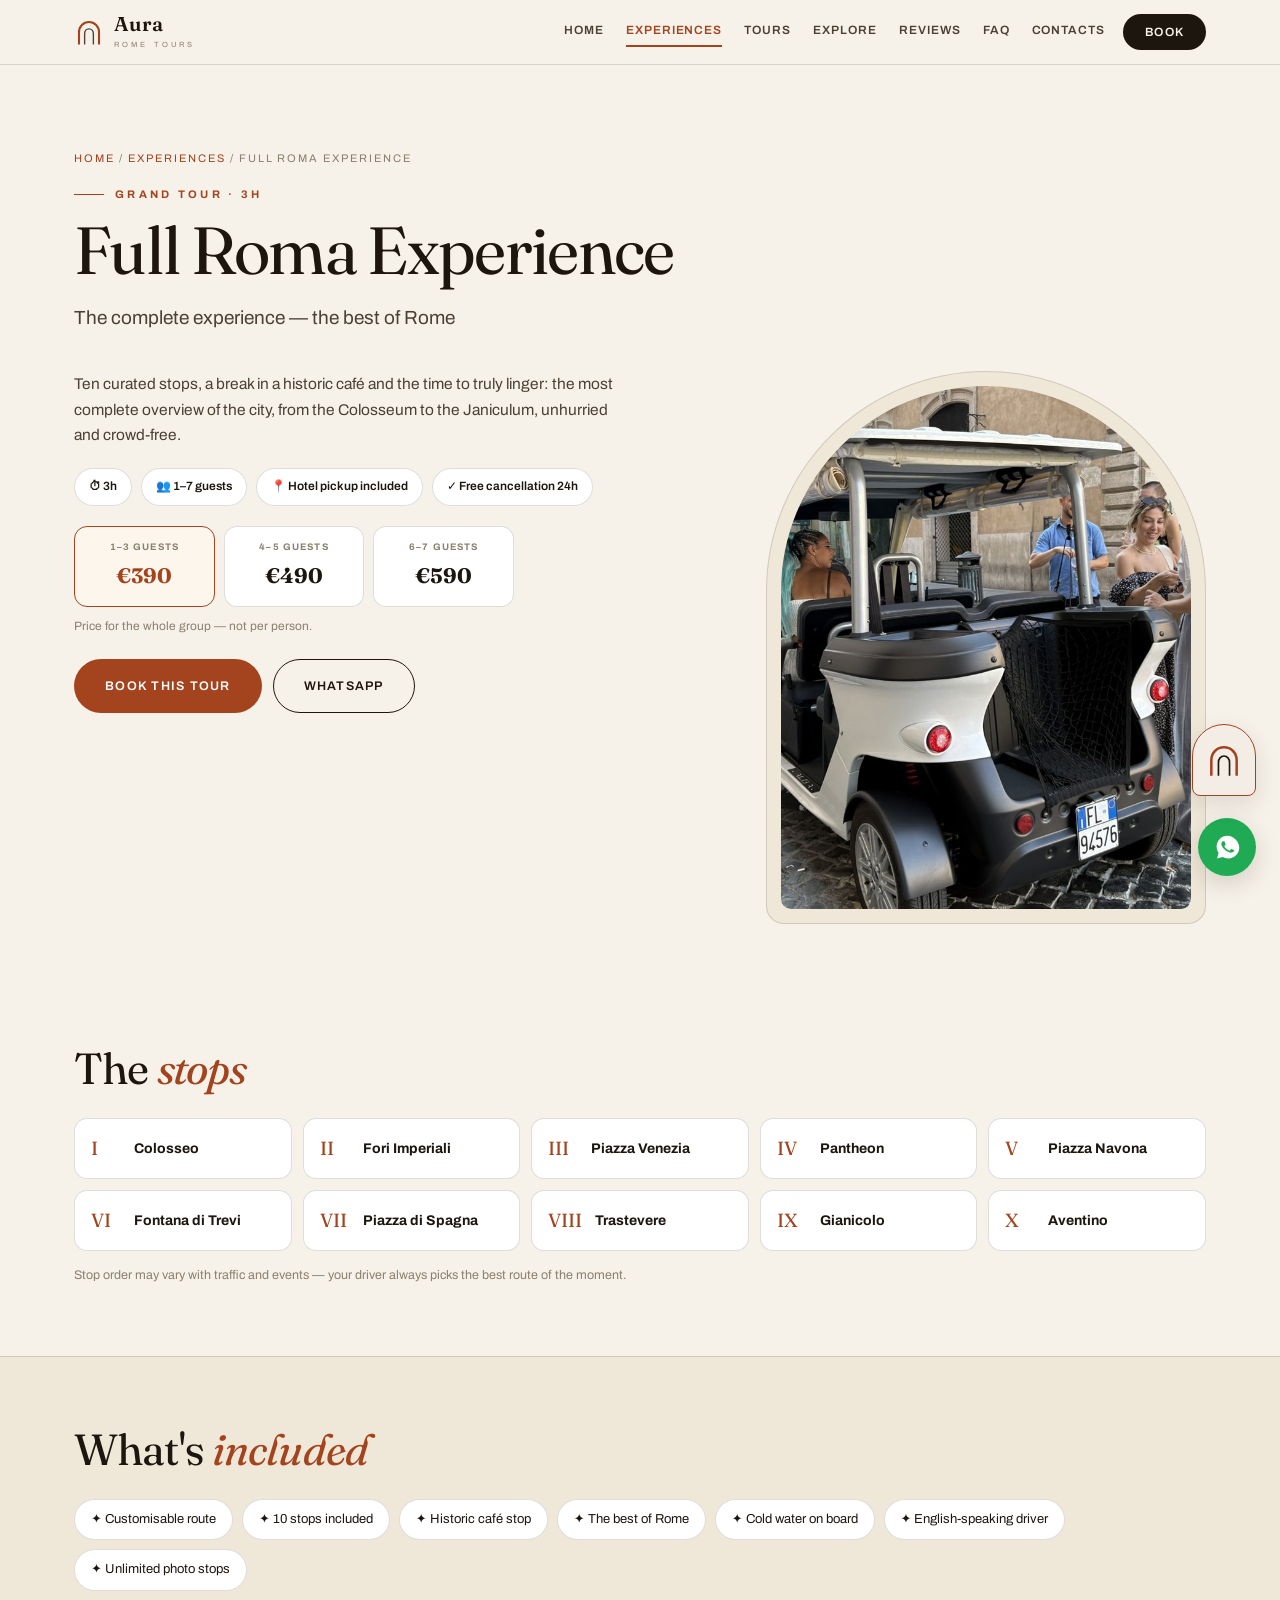
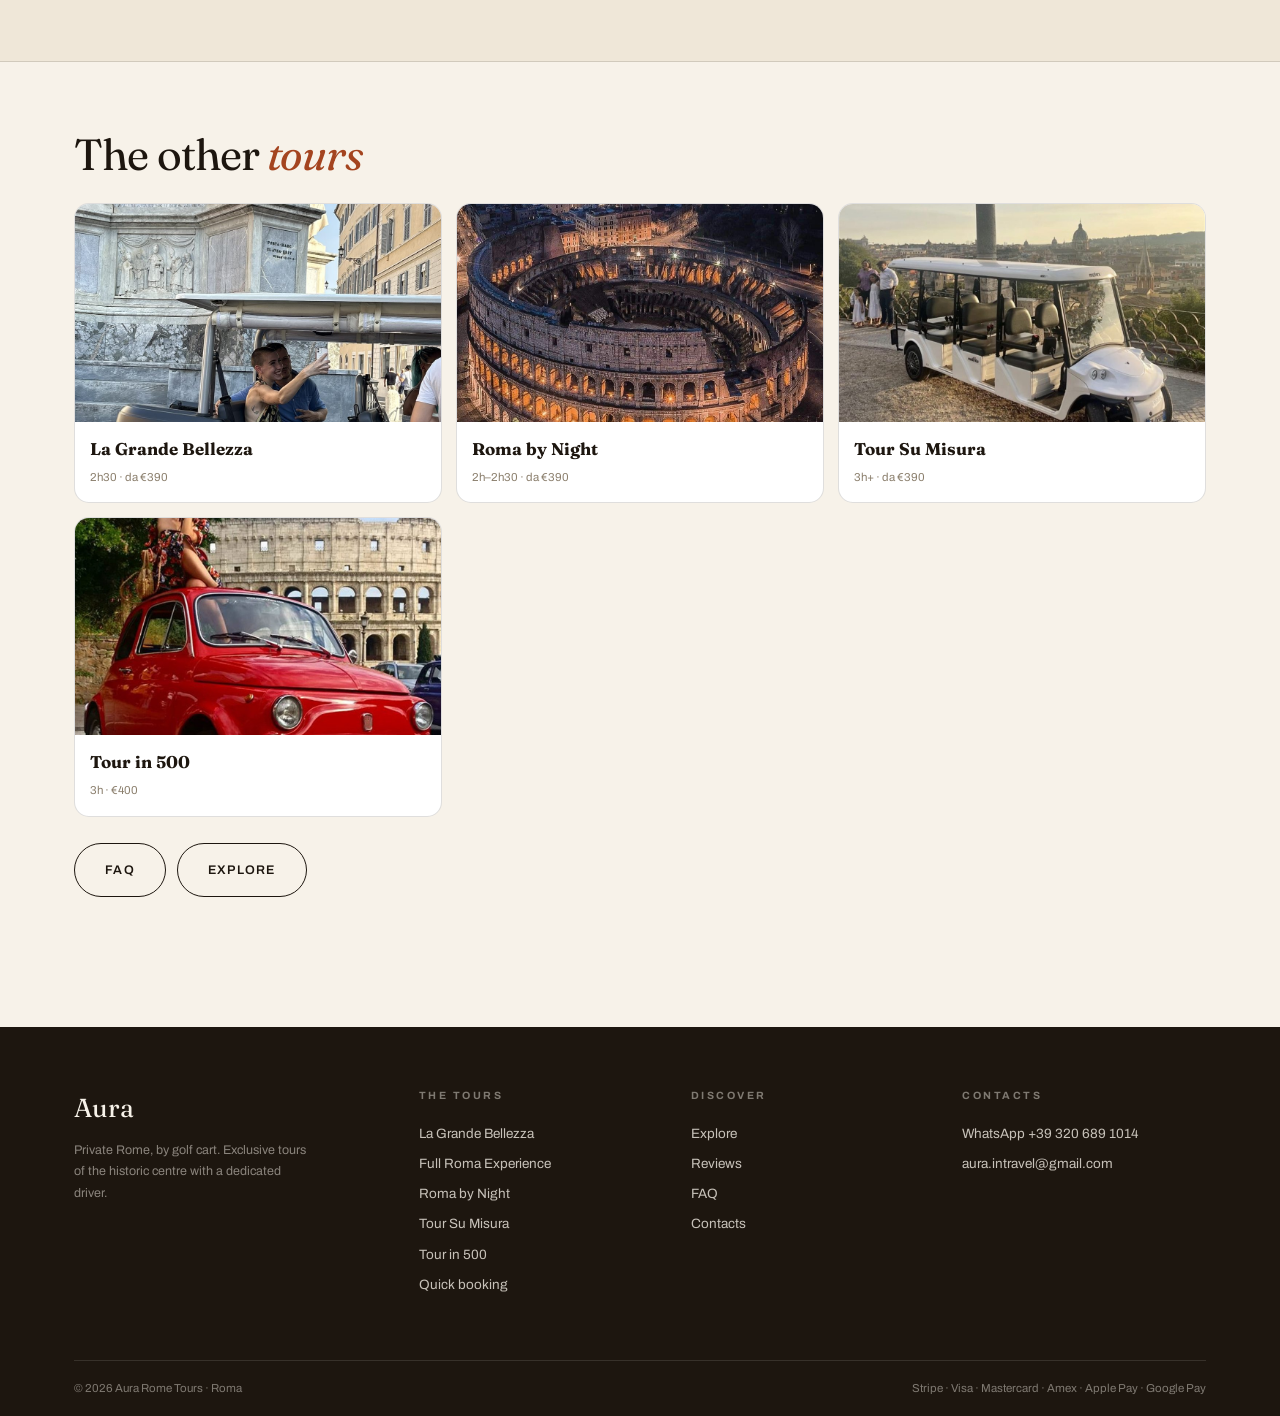
<file: tour/full-roma-experience/index.html>
<!DOCTYPE html>
<html lang="it">
<head>
<script>window.AURA_PREVIEW = true;</script>
<meta charset="UTF-8">
<meta name="viewport" content="width=device-width, initial-scale=1.0">
<!-- ═══ TRACKING AURA — Google Ads + GA4 + Clarity ═══ -->
<!-- Production analytics are disabled in this public preview. -->
<script>
  window.dataLayer = window.dataLayer || [];
  window.gtag = window.gtag || function(){ window.dataLayer.push(arguments); };
  gtag('js', new Date());
  gtag('config', 'AW-18053970309');
  gtag('config', 'G-DGX5MSN0T6');
  window.AURA_ADS_SEND_TO = 'AW-18053970309/L8gQCJiH15scEIXz5qBD';
  window.auraFireConversion = function(value, txnId){
    try {
      var p = { send_to: window.AURA_ADS_SEND_TO };
      if (value != null) { p.value = Number(value) || 0; p.currency = 'EUR'; }
      if (txnId) p.transaction_id = String(txnId);
      gtag('event', 'conversion', p);
      gtag('event', 'purchase', { transaction_id: txnId || '', value: Number(value) || 0, currency: 'EUR' });
    } catch(_){}
  };
  (function(c,l,a,r,i,t,y){
    c[a]=c[a]||function(){(c[a].q=c[a].q||[]).push(arguments)};
    if (window.AURA_PREVIEW) return;
    t=l.createElement(r);t.async=1;t.src='https://www.clarity.ms/tag/'+i;
    y=l.getElementsByTagName(r)[0];if(y&&y.parentNode)y.parentNode.insertBefore(t,y);
  })(window, document, 'clarity', 'script', 'wl9y0jbfoy');
</script>
<title>Full Roma Experience — 10 tappe in golf cart privato, 3 ore · Aura Rome Tours</title>
<meta name="description" content="Il tour completo di Roma in golf cart privato: 10 tappe dal Colosseo al Gianicolo in 3 ore, sosta caffè storico, pickup in hotel. Da €390 per gruppo fino a 7 ospiti.">
<link rel="canonical" href="https://www.aurarometours.it/tour/full-roma-experience/">
<meta property="og:type" content="website">
<meta property="og:title" content="Full Roma Experience — Private Golf Cart Tour in Rome">
<meta property="og:description" content="Ten curated stops, a break in a historic café and the time to truly linger: the most complete overview of the city, from the Colosseum to the Janiculum, unhurried and crowd-free.">
<meta property="og:url" content="https://www.aurarometours.it/tour/full-roma-experience/">
<meta property="og:image" content="https://www.aurarometours.it/media/home-card-grande.jpg">
<meta property="og:image:width" content="1200">
<meta property="og:image:height" content="630">
<meta property="og:site_name" content="Aura Rome Tours">
<meta property="og:locale" content="it_IT">
<meta property="og:locale:alternate" content="en_GB">
<meta name="twitter:card" content="summary_large_image">
<meta name="twitter:title" content="Full Roma Experience — Private Golf Cart Tour in Rome">
<meta name="twitter:description" content="Ten curated stops, a break in a historic café and the time to truly linger: the most complete overview of the city, from the Colosseum to the Janiculum, unhurried and crowd-free.">
<meta name="twitter:image" content="https://www.aurarometours.it/media/home-card-grande.jpg">
<link rel="alternate" hreflang="it" href="https://www.aurarometours.it/tour/full-roma-experience/">
<link rel="alternate" hreflang="en" href="https://www.aurarometours.it/tour/full-roma-experience/?lang=en">
<link rel="alternate" hreflang="fr" href="https://www.aurarometours.it/tour/full-roma-experience/?lang=fr">
<link rel="alternate" hreflang="de" href="https://www.aurarometours.it/tour/full-roma-experience/?lang=de">
<link rel="alternate" hreflang="es" href="https://www.aurarometours.it/tour/full-roma-experience/?lang=es">
<link rel="alternate" hreflang="x-default" href="https://www.aurarometours.it/tour/full-roma-experience/">
<link rel="icon" href="/aura-favicon/favicon.svg" type="image/svg+xml">
<link rel="apple-touch-icon" href="/aura-favicon/apple-touch-icon.png">
<meta name="theme-color" content="#F7F2E9">
<link rel="preconnect" href="https://fonts.googleapis.com">
<link href="https://fonts.googleapis.com/css2?family=Fraunces:ital,opsz,wght@0,9..144,300..700;1,9..144,300..700&family=Archivo:wght@400;500;600;700&display=swap" rel="stylesheet">
<script type="application/ld+json">{"@context":"https://schema.org","@type":"Product","name":"Full Roma Experience — Private Golf Cart Tour in Rome","description":"Ten curated stops, a break in a historic café and the time to truly linger: the most complete overview of the city, from the Colosseum to the Janiculum, unhurried and crowd-free.","image":"https://www.aurarometours.it/media/scene1-full-roma.jpg","brand":{"@type":"Brand","name":"Aura Rome Tours"},"aggregateRating":{"@type":"AggregateRating","ratingValue":"5.0","reviewCount":"120"},"offers":{"@type":"AggregateOffer","lowPrice":"390","highPrice":"590","priceCurrency":"EUR","availability":"https://schema.org/InStock","url":"https://www.aurarometours.it/tour/full-roma-experience/"}}</script>
<script type="application/ld+json">{"@context":"https://schema.org","@type":"BreadcrumbList","itemListElement":[{"@type":"ListItem","position":1,"name":"Home","item":"https://www.aurarometours.it/"},{"@type":"ListItem","position":2,"name":"Esperienze","item":"https://www.aurarometours.it/#tours"},{"@type":"ListItem","position":3,"name":"Full Roma Experience","item":"https://www.aurarometours.it/tour/full-roma-experience/"}]}</script>
<style>
:root{--paper:#F7F2E9;--paper2:#EFE7D8;--ink:#1D160F;--ink2:#4a4033;--ink3:#8b7f6d;--terra:#A4441F;--terra2:#8C3717;--line:rgba(29,22,15,.14);--serif:'Fraunces',Georgia,serif;--sans:'Archivo',system-ui,sans-serif;--max:1180px}
*{margin:0;padding:0;box-sizing:border-box}
html{scroll-behavior:smooth}
body{background:var(--paper);color:var(--ink);font-family:var(--sans);font-size:16px;line-height:1.65;-webkit-font-smoothing:antialiased;overflow-x:hidden}
img{max-width:100%;display:block}
a{color:inherit;text-decoration:none}
.wrap{max-width:var(--max);margin:0 auto;padding:0 clamp(16px,4vw,24px)}
/* nav */
.top{position:sticky;top:0;z-index:50;background:rgba(247,242,233,.92);backdrop-filter:blur(10px);border-bottom:1px solid var(--line)}
.top-in{display:flex;align-items:center;gap:18px;height:64px}
.brand{display:flex;align-items:center;gap:10px}
.brand svg{width:30px;height:30px}
.brand .b1{font-family:var(--serif);font-weight:600;font-size:20px;line-height:1}
.brand .b2{display:block;font-size:7.5px;letter-spacing:.42em;text-transform:uppercase;color:var(--ink3)}
nav.links{display:flex;gap:clamp(10px,2vw,22px);margin-left:auto;font-size:12px;letter-spacing:.08em;text-transform:uppercase;font-weight:600;flex-wrap:wrap}
nav.links a{color:var(--ink2);transition:.2s;padding:4px 0;border-bottom:2px solid transparent}
nav.links a:hover{color:var(--terra)}
nav.links a.on{color:var(--terra);border-bottom-color:var(--terra)}
.cta-nav{background:var(--ink);color:var(--paper);border:none;border-radius:999px;padding:11px 22px;font-family:var(--sans);font-size:12px;letter-spacing:.1em;text-transform:uppercase;font-weight:600;cursor:pointer;transition:.25s;white-space:nowrap}
.cta-nav:hover{background:var(--terra)}
@media(max-width:860px){nav.links a[data-hide]{display:none}}
@media(max-width:640px){nav.links{gap:10px;font-size:10.5px}.brand .b2{display:none}}
/* hero pagina */
.phero{padding:clamp(40px,7vw,84px) 0 clamp(28px,4.5vw,52px)}
.crumb{font-size:11px;letter-spacing:.18em;text-transform:uppercase;color:var(--ink3);margin-bottom:18px}
.crumb a{color:var(--terra)}
.k{font-size:11px;letter-spacing:.3em;text-transform:uppercase;color:var(--terra);font-weight:700;margin-bottom:14px;display:flex;align-items:center;gap:11px}
.k::before{content:'';width:30px;height:1px;background:var(--terra)}
h1{font-family:var(--serif);font-weight:400;font-size:clamp(34px,5.2vw,74px);line-height:1;letter-spacing:-.025em}
h1 em{font-style:italic;color:var(--terra)}
.sub{font-size:clamp(15px,1.6vw,19px);color:var(--ink2);max-width:640px;margin-top:18px}
h2.sh{font-family:var(--serif);font-weight:400;font-size:clamp(26px,3.4vw,44px);line-height:1.05;letter-spacing:-.02em;margin-bottom:26px}
h2.sh em{font-style:italic;color:var(--terra)}
section{padding:clamp(36px,5.5vw,70px) 0}
.btn{display:inline-flex;align-items:center;justify-content:center;gap:9px;border-radius:999px;font-weight:600;font-size:12.5px;letter-spacing:.1em;text-transform:uppercase;padding:16px 30px;border:1px solid transparent;cursor:pointer;transition:.25s;font-family:var(--sans)}
.btn.fill{background:var(--terra);color:#fff}
.btn.fill:hover{background:var(--terra2);transform:translateY(-2px)}
.btn.line{border-color:var(--ink);color:var(--ink);background:transparent}
.btn.line:hover{background:var(--ink);color:var(--paper)}
/* footer */
footer{background:var(--ink);color:rgba(247,242,233,.78);margin-top:clamp(30px,5vw,60px)}
.foot-grid{display:grid;grid-template-columns:1.3fr 1fr 1fr 1fr;gap:28px;padding:clamp(36px,5vw,60px) 0}
.foot-grid h4{font-size:10.5px;letter-spacing:.24em;text-transform:uppercase;color:rgba(247,242,233,.45);margin-bottom:14px}
.foot-grid a{display:block;font-size:13.5px;padding:4px 0;transition:.2s}
.foot-grid a:hover{color:var(--terra);transform:translateX(3px)}
.foot-brand .b1{font-family:var(--serif);font-size:26px;color:var(--paper)}
.foot-brand p{font-size:12.5px;color:rgba(247,242,233,.5);margin-top:10px;max-width:240px;line-height:1.7}
.foot-bottom{border-top:1px solid rgba(247,242,233,.12);padding:18px 0;font-size:11.5px;color:rgba(247,242,233,.45);display:flex;justify-content:space-between;gap:10px;flex-wrap:wrap}
@media(max-width:860px){.foot-grid{grid-template-columns:1fr 1fr}}
@media(max-width:480px){.foot-grid{grid-template-columns:1fr}}

.hero-grid{display:grid;grid-template-columns:1.15fr 1fr;gap:clamp(24px,4vw,56px);align-items:start;margin-top:clamp(22px,3vw,38px)}
.desc{font-size:15.5px;color:var(--ink2);max-width:560px}
.meta-chips{display:flex;gap:9px;flex-wrap:wrap;margin:20px 0}
.meta-chips span{border:1px solid var(--line);background:#fff;border-radius:999px;padding:8px 14px;font-size:12px;font-weight:600}
.bands{display:grid;grid-template-columns:repeat(3,minmax(0,1fr));gap:9px;max-width:440px;margin-top:6px}
.bands.single{grid-template-columns:1fr;max-width:200px}
.band{background:#fff;border:1px solid var(--line);border-radius:13px;padding:13px 8px;text-align:center}
.band small{display:block;font-size:9.5px;letter-spacing:.12em;text-transform:uppercase;color:var(--ink3);font-weight:700;margin-bottom:3px}
.band b{font-family:var(--serif);font-size:21px}
.band:first-child{border-color:var(--terra);background:#FDF6EC}
.band:first-child b{color:var(--terra)}
.ppg{font-size:12px;color:var(--ink3);margin:10px 0 22px}
.cta-row{display:flex;gap:11px;flex-wrap:wrap}
figure.arch{position:relative;border:1px solid var(--line);background:var(--paper2);border-radius:220px 220px 18px 18px;padding:14px;max-width:440px;justify-self:end}
figure.arch img{border-radius:206px 206px 10px 10px;aspect-ratio:4/5.1;object-fit:cover;width:100%;filter:saturate(.92)}
.stops{display:grid;grid-template-columns:repeat(auto-fill,minmax(210px,1fr));gap:11px}
.stop{display:flex;align-items:center;gap:13px;background:#fff;border:1px solid var(--line);border-radius:13px;padding:14px 16px}
.stop .rn,.hs .rn{font-family:var(--serif);font-size:19px;color:var(--terra);min-width:30px}
.stop b{font-size:14px}
.hiw{display:grid;grid-template-columns:repeat(3,1fr);gap:14px}
.hs{background:#fff;border:1px solid var(--line);border-radius:15px;padding:20px}
.hs b{display:block;font-family:var(--serif);font-size:19px;margin:8px 0 6px}
.hs p{font-size:13px;color:var(--ink2)}
.feats{display:flex;gap:9px;flex-wrap:wrap}
.feats span{background:#fff;border:1px solid var(--line);border-radius:999px;padding:9px 16px;font-size:13px}
.others{display:grid;grid-template-columns:repeat(3,1fr);gap:14px}
.ocard{display:flex;flex-direction:column;background:#fff;border:1px solid var(--line);border-radius:15px;overflow:hidden;transition:.25s}
.ocard:hover{transform:translateY(-4px);box-shadow:0 18px 44px rgba(29,22,15,.12);border-color:var(--terra)}
.ocard img{aspect-ratio:16/9.5;object-fit:cover}
.ocard span{padding:13px 15px}
.ocard b{font-family:var(--serif);font-size:17px;display:block}
.ocard small{font-size:11.5px;color:var(--ink3)}
@media(max-width:900px){.hero-grid{grid-template-columns:1fr}figure.arch{justify-self:start;max-width:380px}.hiw,.others{grid-template-columns:1fr}}

</style>
</head>
<body>
<header class="top"><div class="wrap top-in">
  <a class="brand" href="/" aria-label="Aura Rome Tours">
    <svg viewBox="0 0 48 48" fill="none"><path d="M8 44V24C8 15 15 8 24 8s16 7 16 16v20" stroke="#A4441F" stroke-width="3.4"/><path d="M17 44V27c0-4.5 3-8 7-8s7 3.5 7 8v17" stroke="#1D160F" stroke-width="2.2" opacity=".8"/></svg>
    <span><span class="b1">Aura</span><span class="b2">Rome Tours</span></span>
  </a>
  <nav class="links">
    <a href="/" class=""  data-i="nav_home">Home</a>
    <a href="/#tours" class="on"  data-i="nav_tours">Esperienze</a>
    <a href="/tours/" class=""  data-i="nav_tourspage">Tours</a>
    <a href="/esplora/" class="" data-hide data-i="nav_esplora">Esplora</a>
    <a href="/recensioni/" class="" data-hide data-i="nav_recensioni">Recensioni</a>
    <a href="/faq/" class=""  data-i="nav_faq">FAQ</a>
    <a href="/contatti/" class=""  data-i="nav_contatti">Contatti</a>
  </nav>
  <button class="cta-nav" onclick="AURA.openBooking()" data-i="nav_book">Prenota</button>
</div></header>


<div class="phero"><div class="wrap">
  <div class="crumb"><a href="/">Home</a> / <a href="/#tours" data-i="nav_tours">Esperienze</a> / Full Roma Experience</div>
  <div class="k">Grand Tour · 3h</div>
  <h1>Full Roma Experience</h1>
  <p class="sub" data-i="t_tag">L'esperienza completa — il meglio di Roma</p>
  <div class="hero-grid">
    <div>
      <p class="desc" data-i="t_desc">Dieci tappe curate, una sosta in un caffè storico e il tempo per fermarsi davvero: la panoramica più completa della città, dal Colosseo al Gianicolo, senza fretta e senza folla.</p>
      <div class="meta-chips">
        <span data-i="m_dur">⏱ 3h</span><span data-i="m_pax">👥 1–7 ospiti</span><span data-i="m_pick">📍 Pickup in hotel incluso</span><span data-i="m_canc">✓ Cancellazione gratis 24h</span>
      </div>
      <div class="bands">
        <div class="band"><small data-i="b_13">1–3 ospiti</small><b>€390</b></div>
        <div class="band"><small data-i="b_45">4–5 ospiti</small><b>€490</b></div>
        <div class="band"><small data-i="b_67">6–7 ospiti</small><b>€590</b></div>
      </div>
      <p class="ppg" data-i="b_note">Prezzo per l'intero gruppo — non a persona.</p>
      <div class="cta-row">
        <button class="btn fill" onclick="AURA.openBooking('full_roma')" data-i="cta_book">Prenota questo tour</button>
        <a class="btn line" href="https://wa.me/393206891014?text=Ciao!%20Vorrei%20informazioni%20sul%20tour%20Full%20Roma%20Experience%20%F0%9F%9B%BA" target="_blank" rel="noopener">WhatsApp</a>
      </div>
    </div>
    <figure class="arch"><img src="/media/scene1-full-roma.jpg" alt="Full Roma Experience — tour privato a Roma" loading="eager" onerror="this.src='/media/home-card-grande.jpg'"></figure>
  </div>
</div></div>

<section><div class="wrap">
  <h2 class="sh" data-i="t_stops">Le <em>tappe</em></h2>
  <div class="stops"><div class="stop"><span class="rn">I</span><b>Colosseo</b></div><div class="stop"><span class="rn">II</span><b>Fori Imperiali</b></div><div class="stop"><span class="rn">III</span><b>Piazza Venezia</b></div><div class="stop"><span class="rn">IV</span><b>Pantheon</b></div><div class="stop"><span class="rn">V</span><b>Piazza Navona</b></div><div class="stop"><span class="rn">VI</span><b>Fontana di Trevi</b></div><div class="stop"><span class="rn">VII</span><b>Piazza di Spagna</b></div><div class="stop"><span class="rn">VIII</span><b>Trastevere</b></div><div class="stop"><span class="rn">IX</span><b>Gianicolo</b></div><div class="stop"><span class="rn">X</span><b>Aventino</b></div></div>
  <p style="font-size:12.5px;color:var(--ink3);margin-top:14px" data-i="t_stopsnote">L'ordine delle tappe può variare per traffico ed eventi — il vostro driver sceglie sempre il percorso migliore del momento.</p>
</div></section>
<section style="background:var(--paper2);border-block:1px solid var(--line)"><div class="wrap">
  <h2 class="sh" data-i="t_incl">Cosa è <em>incluso</em></h2>
  <div class="feats"><span data-i="feat_0">✦ Percorso personalizzabile</span><span data-i="feat_1">✦ 10 tappe incluse</span><span data-i="feat_2">✦ Sosta caffè storico</span><span data-i="feat_3">✦ Il meglio di Roma</span>
    <span data-i="feat_w">✦ Acqua fresca a bordo</span><span data-i="feat_d">✦ Driver che parla inglese</span><span data-i="feat_s">✦ Soste foto illimitate</span></div>
</div></section>
<section><div class="wrap">
  <h2 class="sh" data-i="t_others">Gli altri <em>tour</em></h2>
  <div class="others">
    <a class="ocard" href="/tour/la-grande-bellezza/"><img src="/media/home-card-grande.jpg" alt="La Grande Bellezza" loading="lazy" onerror="this.src='/media/home-card-grande.jpg'"><span><b>La Grande Bellezza</b><small>2h30 · da €390</small></span></a><a class="ocard" href="/tour/roma-by-night/"><img src="/media/home-card-night.jpg" alt="Roma by Night" loading="lazy" onerror="this.src='/media/home-card-grande.jpg'"><span><b>Roma by Night</b><small>2h–2h30 · da €390</small></span></a><a class="ocard" href="/tour/tour-su-misura/"><img src="/media/home-card-family.jpg" alt="Tour Su Misura" loading="lazy" onerror="this.src='/media/home-card-grande.jpg'"><span><b>Tour Su Misura</b><small>3h+ · da €390</small></span></a><a class="ocard" href="/tour/tour-in-500/"><img src="/media/tour-500.jpg" alt="Tour in 500" loading="lazy" onerror="this.src='/media/home-card-grande.jpg'"><span><b>Tour in 500</b><small>3h · €400</small></span></a>
  </div>
  <div style="margin-top:26px"><a class="btn line" href="/faq/">FAQ</a> <a class="btn line" href="/esplora/" data-i="nav_esplora" style="margin-left:8px">Esplora</a></div>
</div></section>

<footer><div class="wrap">
  <div class="foot-grid">
    <div class="foot-brand"><span class="b1">Aura</span>
      <p data-i="foot_p">La Roma privata, in golf cart. Tour esclusivi nel centro storico con autista dedicato.</p></div>
    <div><h4 data-i="foot_tours">I Tour</h4>
      <a href="/tour/la-grande-bellezza/">La Grande Bellezza</a>
      <a href="/tour/full-roma-experience/">Full Roma Experience</a>
      <a href="/tour/roma-by-night/">Roma by Night</a>
      <a href="/tour/tour-su-misura/">Tour Su Misura</a>
      <a href="/tour/tour-in-500/">Tour in 500</a>
      <a href="/tours/" data-i="foot_fast">Prenotazione rapida</a></div>
    <div><h4 data-i="foot_disc">Scopri</h4>
      <a href="/esplora/" data-i="nav_esplora">Esplora</a>
      <a href="/recensioni/" data-i="nav_recensioni">Recensioni</a>
      <a href="/faq/">FAQ</a>
      <a href="/contatti/" data-i="nav_contatti">Contatti</a></div>
    <div><h4 data-i="foot_contact">Contatti</h4>
      <a href="https://wa.me/393206891014" target="_blank" rel="noopener">WhatsApp +39 320 689 1014</a>
      <a href="mailto:aura.intravel@gmail.com">aura.intravel@gmail.com</a></div>
  </div>
  <div class="foot-bottom"><span>© <span id="yy"></span> Aura Rome Tours · Roma</span><span>Stripe · Visa · Mastercard · Amex · Apple Pay · Google Pay</span></div>
</div></footer>

<script>window.AURA_STRIPE_PK = window.AURA_STRIPE_PK || 'pk_live_51TAyh0DA0G6rBB5Atjc7xAsOsriLimaORjEOlJuLQ3Wp74HkPUTH2qsiwRiQv5wWyXNIBP3uYHOFoAViMpfNzCmu00LtgxRI5x';</script>
<script src="/js/aura-booking.js"></script>
<script>
'use strict';
document.getElementById('yy').textContent = new Date().getFullYear();
/* i18n leggero: IT statico, swap per le altre lingue */
const I18N = {"en":{"nav_home":"Home","nav_tours":"Experiences","nav_tourspage":"Tours","nav_esplora":"Explore","nav_recensioni":"Reviews","nav_contatti":"Contacts","nav_book":"Book","foot_p":"Private Rome, by golf cart. Exclusive tours of the historic centre with a dedicated driver.","foot_tours":"The Tours","foot_disc":"Discover","foot_contact":"Contacts","foot_fast":"Quick booking","t_tag":"The complete experience — the best of Rome","t_desc":"Ten curated stops, a break in a historic café and the time to truly linger: the most complete overview of the city, from the Colosseum to the Janiculum, unhurried and crowd-free.","m_dur":"⏱ 3h","m_pax":"👥 1–7 guests","m_pick":"📍 Hotel pickup included","m_canc":"✓ Free cancellation 24h","b_13":"1–3 guests","b_45":"4–5 guests","b_67":"6–7 guests","b_fixed":"Fixed price","b_note":"Price for the whole group — not per person.","cta_book":"Book this tour","t_stops":"The <em>stops</em>","t_stopsnote":"Stop order may vary with traffic and events — your driver always picks the best route of the moment.","t_incl":"What's <em>included</em>","t_others":"The other <em>tours</em>","t_custom_h":"How it <em>works</em>","t_c1":"Full Roma base","t_c1p":"Start from the 10 stops of our most complete tour: icons, views and real neighbourhoods.","t_c2":"Add your own","t_c2p":"Each extra stop is €19.50: grandma's alley, the workshop, the perfect photo spot.","t_c3":"Rome, tailor-made","t_c3p":"Tell us your wishes in the booking notes or on WhatsApp: we design the route together.","feat_w":"✦ Cold water on board","feat_d":"✦ English-speaking driver","feat_s":"✦ Unlimited photo stops","feat_0":"✦ Customisable route","feat_1":"✦ 10 stops included","feat_2":"✦ Historic café stop","feat_3":"✦ The best of Rome"}};
function applyPageLang(){
  const l = window.AURA ? AURA.lang : 'it';
  document.documentElement.lang = l;
  if (l === 'it') return;
  const dict = I18N[l] || I18N.en || {};
  document.querySelectorAll('[data-i]').forEach(el => { const k = el.dataset.i; if (dict[k]) el.innerHTML = dict[k]; });
}

applyPageLang();
document.addEventListener('aura:data', applyPageLang);
</script>
</body>
</html>
</file>
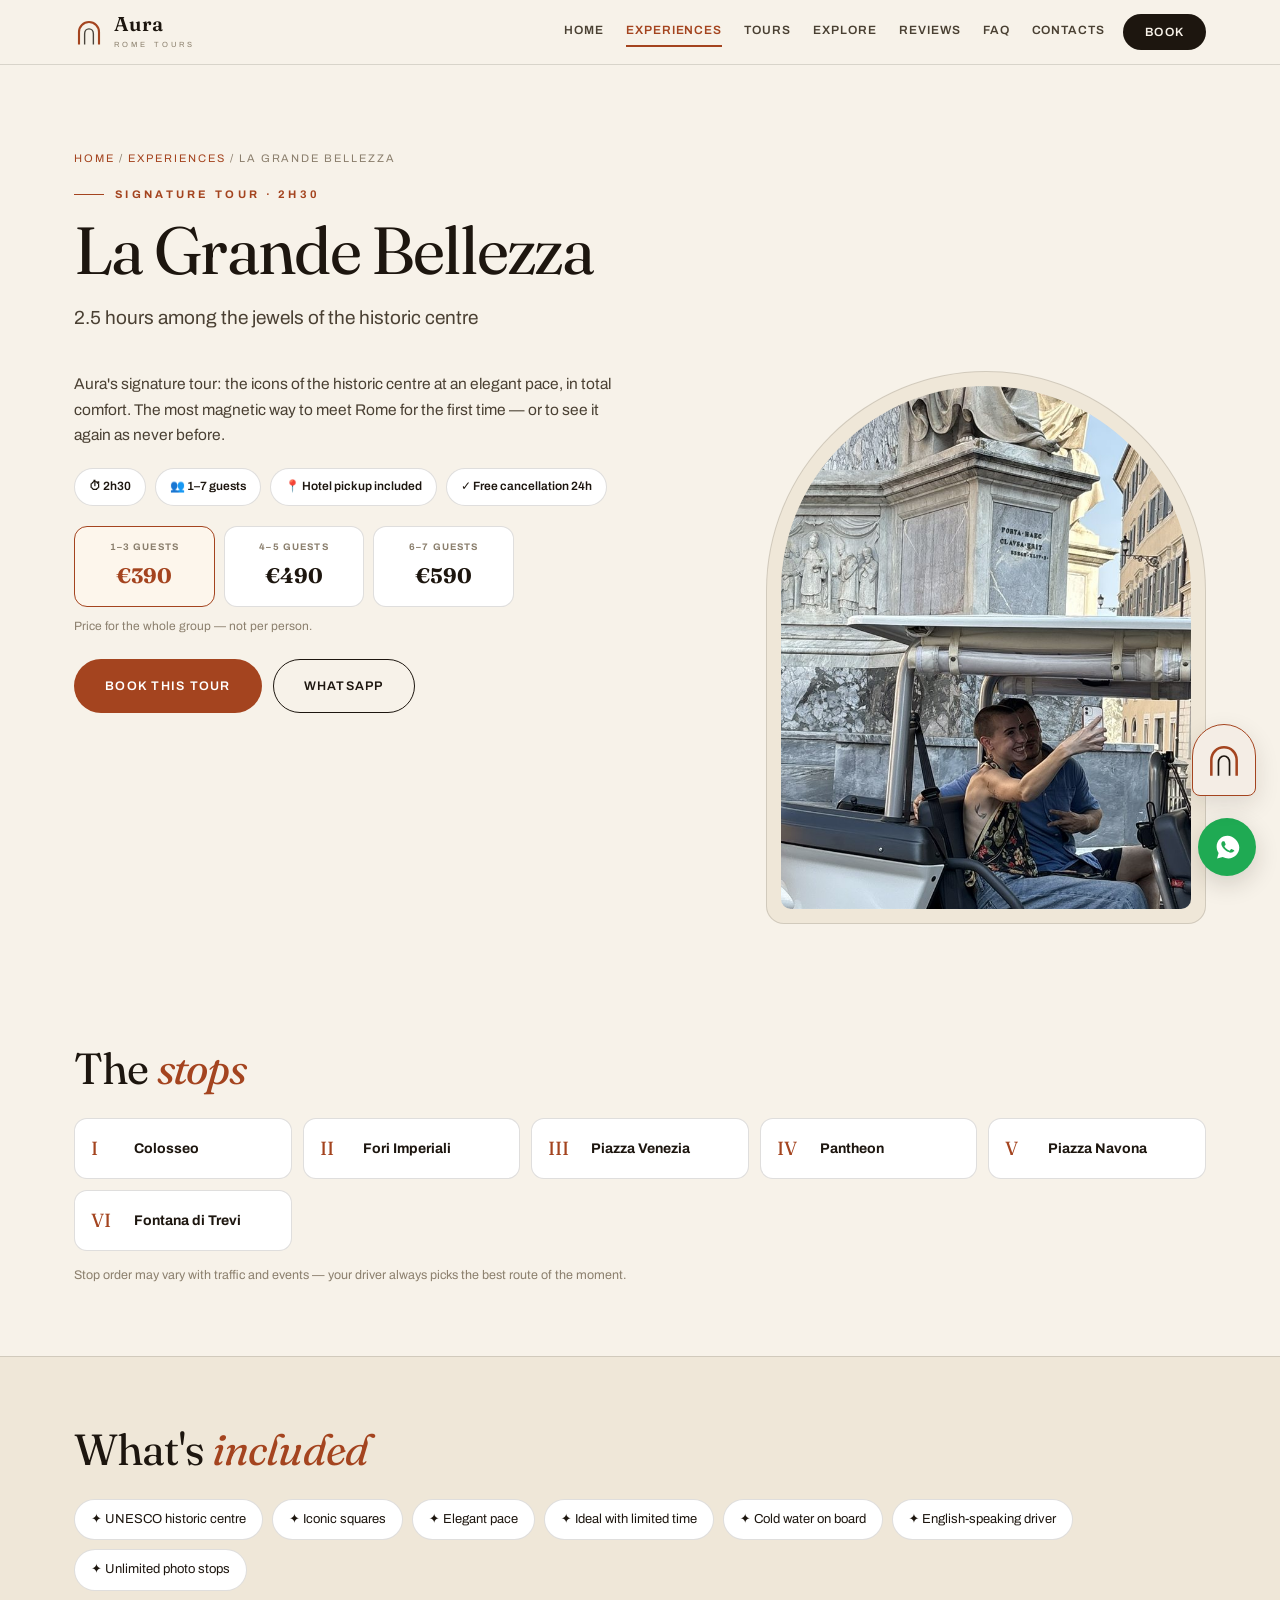
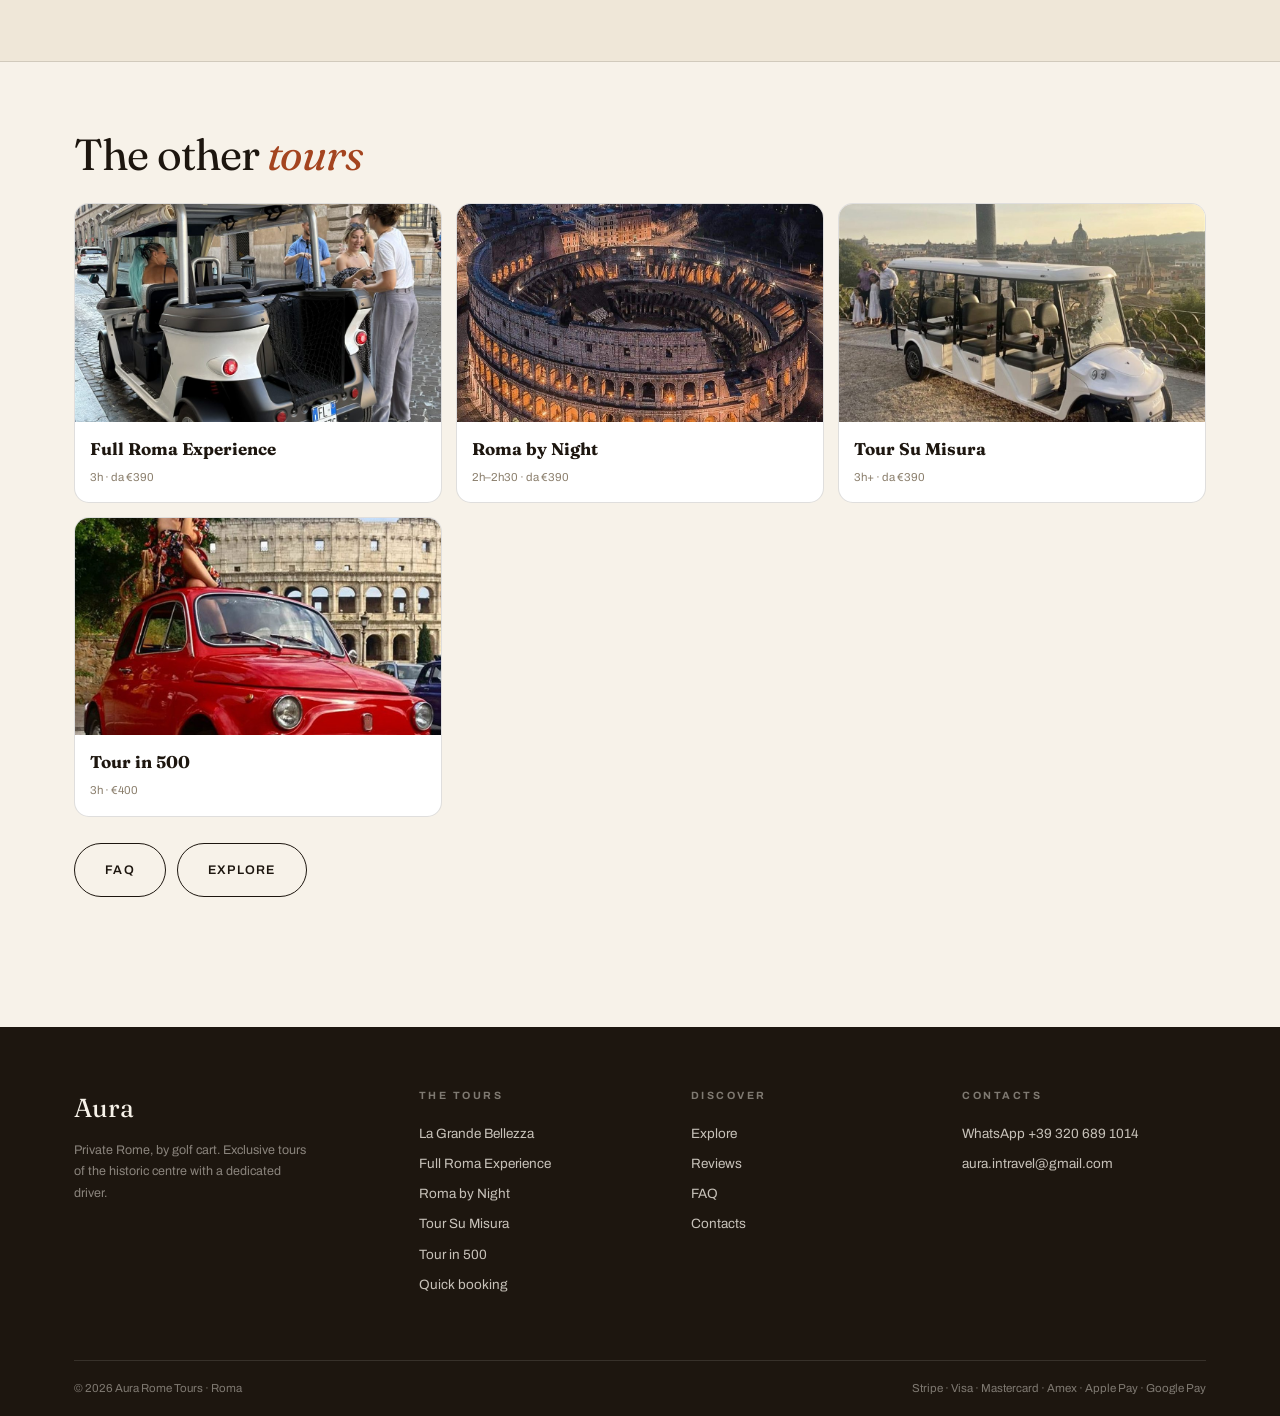
<file: tour/la-grande-bellezza/index.html>
<!DOCTYPE html>
<html lang="it">
<head>
<script>window.AURA_PREVIEW = true;</script>
<meta charset="UTF-8">
<meta name="viewport" content="width=device-width, initial-scale=1.0">
<!-- ═══ TRACKING AURA — Google Ads + GA4 + Clarity ═══ -->
<!-- Production analytics are disabled in this public preview. -->
<script>
  window.dataLayer = window.dataLayer || [];
  window.gtag = window.gtag || function(){ window.dataLayer.push(arguments); };
  gtag('js', new Date());
  gtag('config', 'AW-18053970309');
  gtag('config', 'G-DGX5MSN0T6');
  window.AURA_ADS_SEND_TO = 'AW-18053970309/L8gQCJiH15scEIXz5qBD';
  window.auraFireConversion = function(value, txnId){
    try {
      var p = { send_to: window.AURA_ADS_SEND_TO };
      if (value != null) { p.value = Number(value) || 0; p.currency = 'EUR'; }
      if (txnId) p.transaction_id = String(txnId);
      gtag('event', 'conversion', p);
      gtag('event', 'purchase', { transaction_id: txnId || '', value: Number(value) || 0, currency: 'EUR' });
    } catch(_){}
  };
  (function(c,l,a,r,i,t,y){
    c[a]=c[a]||function(){(c[a].q=c[a].q||[]).push(arguments)};
    if (window.AURA_PREVIEW) return;
    t=l.createElement(r);t.async=1;t.src='https://www.clarity.ms/tag/'+i;
    y=l.getElementsByTagName(r)[0];if(y&&y.parentNode)y.parentNode.insertBefore(t,y);
  })(window, document, 'clarity', 'script', 'wl9y0jbfoy');
</script>
<title>La Grande Bellezza — Tour privato in golf cart nel centro di Roma · Aura</title>
<meta name="description" content="Il tour firma di Aura Rome Tours: 2h30 tra Colosseo, Pantheon, Piazza Navona e Fontana di Trevi in golf cart privato con autista. Da €390 per gruppo, pickup in hotel incluso.">
<link rel="canonical" href="https://www.aurarometours.it/tour/la-grande-bellezza/">
<meta property="og:type" content="website">
<meta property="og:title" content="La Grande Bellezza — Private Golf Cart Tour in Rome">
<meta property="og:description" content="Aura's signature tour: the icons of the historic centre at an elegant pace, in total comfort. The most magnetic way to meet Rome for the first time — or to see it again as never be">
<meta property="og:url" content="https://www.aurarometours.it/tour/la-grande-bellezza/">
<meta property="og:image" content="https://www.aurarometours.it/media/home-card-grande.jpg">
<meta property="og:image:width" content="1200">
<meta property="og:image:height" content="630">
<meta property="og:site_name" content="Aura Rome Tours">
<meta property="og:locale" content="it_IT">
<meta property="og:locale:alternate" content="en_GB">
<meta name="twitter:card" content="summary_large_image">
<meta name="twitter:title" content="La Grande Bellezza — Private Golf Cart Tour in Rome">
<meta name="twitter:description" content="Aura's signature tour: the icons of the historic centre at an elegant pace, in total comfort. The most magnetic way to meet Rome for the first time — or to see it again as never be">
<meta name="twitter:image" content="https://www.aurarometours.it/media/home-card-grande.jpg">
<link rel="alternate" hreflang="it" href="https://www.aurarometours.it/tour/la-grande-bellezza/">
<link rel="alternate" hreflang="en" href="https://www.aurarometours.it/tour/la-grande-bellezza/?lang=en">
<link rel="alternate" hreflang="fr" href="https://www.aurarometours.it/tour/la-grande-bellezza/?lang=fr">
<link rel="alternate" hreflang="de" href="https://www.aurarometours.it/tour/la-grande-bellezza/?lang=de">
<link rel="alternate" hreflang="es" href="https://www.aurarometours.it/tour/la-grande-bellezza/?lang=es">
<link rel="alternate" hreflang="x-default" href="https://www.aurarometours.it/tour/la-grande-bellezza/">
<link rel="icon" href="/aura-favicon/favicon.svg" type="image/svg+xml">
<link rel="apple-touch-icon" href="/aura-favicon/apple-touch-icon.png">
<meta name="theme-color" content="#F7F2E9">
<link rel="preconnect" href="https://fonts.googleapis.com">
<link href="https://fonts.googleapis.com/css2?family=Fraunces:ital,opsz,wght@0,9..144,300..700;1,9..144,300..700&family=Archivo:wght@400;500;600;700&display=swap" rel="stylesheet">
<script type="application/ld+json">{"@context":"https://schema.org","@type":"Product","name":"La Grande Bellezza — Private Golf Cart Tour in Rome","description":"Aura's signature tour: the icons of the historic centre at an elegant pace, in total comfort. The most magnetic way to meet Rome for the first time — or to see it again as never before.","image":"https://www.aurarometours.it/media/home-card-grande.jpg","brand":{"@type":"Brand","name":"Aura Rome Tours"},"aggregateRating":{"@type":"AggregateRating","ratingValue":"5.0","reviewCount":"120"},"offers":{"@type":"AggregateOffer","lowPrice":"390","highPrice":"590","priceCurrency":"EUR","availability":"https://schema.org/InStock","url":"https://www.aurarometours.it/tour/la-grande-bellezza/"}}</script>
<script type="application/ld+json">{"@context":"https://schema.org","@type":"BreadcrumbList","itemListElement":[{"@type":"ListItem","position":1,"name":"Home","item":"https://www.aurarometours.it/"},{"@type":"ListItem","position":2,"name":"Esperienze","item":"https://www.aurarometours.it/#tours"},{"@type":"ListItem","position":3,"name":"La Grande Bellezza","item":"https://www.aurarometours.it/tour/la-grande-bellezza/"}]}</script>
<style>
:root{--paper:#F7F2E9;--paper2:#EFE7D8;--ink:#1D160F;--ink2:#4a4033;--ink3:#8b7f6d;--terra:#A4441F;--terra2:#8C3717;--line:rgba(29,22,15,.14);--serif:'Fraunces',Georgia,serif;--sans:'Archivo',system-ui,sans-serif;--max:1180px}
*{margin:0;padding:0;box-sizing:border-box}
html{scroll-behavior:smooth}
body{background:var(--paper);color:var(--ink);font-family:var(--sans);font-size:16px;line-height:1.65;-webkit-font-smoothing:antialiased;overflow-x:hidden}
img{max-width:100%;display:block}
a{color:inherit;text-decoration:none}
.wrap{max-width:var(--max);margin:0 auto;padding:0 clamp(16px,4vw,24px)}
/* nav */
.top{position:sticky;top:0;z-index:50;background:rgba(247,242,233,.92);backdrop-filter:blur(10px);border-bottom:1px solid var(--line)}
.top-in{display:flex;align-items:center;gap:18px;height:64px}
.brand{display:flex;align-items:center;gap:10px}
.brand svg{width:30px;height:30px}
.brand .b1{font-family:var(--serif);font-weight:600;font-size:20px;line-height:1}
.brand .b2{display:block;font-size:7.5px;letter-spacing:.42em;text-transform:uppercase;color:var(--ink3)}
nav.links{display:flex;gap:clamp(10px,2vw,22px);margin-left:auto;font-size:12px;letter-spacing:.08em;text-transform:uppercase;font-weight:600;flex-wrap:wrap}
nav.links a{color:var(--ink2);transition:.2s;padding:4px 0;border-bottom:2px solid transparent}
nav.links a:hover{color:var(--terra)}
nav.links a.on{color:var(--terra);border-bottom-color:var(--terra)}
.cta-nav{background:var(--ink);color:var(--paper);border:none;border-radius:999px;padding:11px 22px;font-family:var(--sans);font-size:12px;letter-spacing:.1em;text-transform:uppercase;font-weight:600;cursor:pointer;transition:.25s;white-space:nowrap}
.cta-nav:hover{background:var(--terra)}
@media(max-width:860px){nav.links a[data-hide]{display:none}}
@media(max-width:640px){nav.links{gap:10px;font-size:10.5px}.brand .b2{display:none}}
/* hero pagina */
.phero{padding:clamp(40px,7vw,84px) 0 clamp(28px,4.5vw,52px)}
.crumb{font-size:11px;letter-spacing:.18em;text-transform:uppercase;color:var(--ink3);margin-bottom:18px}
.crumb a{color:var(--terra)}
.k{font-size:11px;letter-spacing:.3em;text-transform:uppercase;color:var(--terra);font-weight:700;margin-bottom:14px;display:flex;align-items:center;gap:11px}
.k::before{content:'';width:30px;height:1px;background:var(--terra)}
h1{font-family:var(--serif);font-weight:400;font-size:clamp(34px,5.2vw,74px);line-height:1;letter-spacing:-.025em}
h1 em{font-style:italic;color:var(--terra)}
.sub{font-size:clamp(15px,1.6vw,19px);color:var(--ink2);max-width:640px;margin-top:18px}
h2.sh{font-family:var(--serif);font-weight:400;font-size:clamp(26px,3.4vw,44px);line-height:1.05;letter-spacing:-.02em;margin-bottom:26px}
h2.sh em{font-style:italic;color:var(--terra)}
section{padding:clamp(36px,5.5vw,70px) 0}
.btn{display:inline-flex;align-items:center;justify-content:center;gap:9px;border-radius:999px;font-weight:600;font-size:12.5px;letter-spacing:.1em;text-transform:uppercase;padding:16px 30px;border:1px solid transparent;cursor:pointer;transition:.25s;font-family:var(--sans)}
.btn.fill{background:var(--terra);color:#fff}
.btn.fill:hover{background:var(--terra2);transform:translateY(-2px)}
.btn.line{border-color:var(--ink);color:var(--ink);background:transparent}
.btn.line:hover{background:var(--ink);color:var(--paper)}
/* footer */
footer{background:var(--ink);color:rgba(247,242,233,.78);margin-top:clamp(30px,5vw,60px)}
.foot-grid{display:grid;grid-template-columns:1.3fr 1fr 1fr 1fr;gap:28px;padding:clamp(36px,5vw,60px) 0}
.foot-grid h4{font-size:10.5px;letter-spacing:.24em;text-transform:uppercase;color:rgba(247,242,233,.45);margin-bottom:14px}
.foot-grid a{display:block;font-size:13.5px;padding:4px 0;transition:.2s}
.foot-grid a:hover{color:var(--terra);transform:translateX(3px)}
.foot-brand .b1{font-family:var(--serif);font-size:26px;color:var(--paper)}
.foot-brand p{font-size:12.5px;color:rgba(247,242,233,.5);margin-top:10px;max-width:240px;line-height:1.7}
.foot-bottom{border-top:1px solid rgba(247,242,233,.12);padding:18px 0;font-size:11.5px;color:rgba(247,242,233,.45);display:flex;justify-content:space-between;gap:10px;flex-wrap:wrap}
@media(max-width:860px){.foot-grid{grid-template-columns:1fr 1fr}}
@media(max-width:480px){.foot-grid{grid-template-columns:1fr}}

.hero-grid{display:grid;grid-template-columns:1.15fr 1fr;gap:clamp(24px,4vw,56px);align-items:start;margin-top:clamp(22px,3vw,38px)}
.desc{font-size:15.5px;color:var(--ink2);max-width:560px}
.meta-chips{display:flex;gap:9px;flex-wrap:wrap;margin:20px 0}
.meta-chips span{border:1px solid var(--line);background:#fff;border-radius:999px;padding:8px 14px;font-size:12px;font-weight:600}
.bands{display:grid;grid-template-columns:repeat(3,minmax(0,1fr));gap:9px;max-width:440px;margin-top:6px}
.bands.single{grid-template-columns:1fr;max-width:200px}
.band{background:#fff;border:1px solid var(--line);border-radius:13px;padding:13px 8px;text-align:center}
.band small{display:block;font-size:9.5px;letter-spacing:.12em;text-transform:uppercase;color:var(--ink3);font-weight:700;margin-bottom:3px}
.band b{font-family:var(--serif);font-size:21px}
.band:first-child{border-color:var(--terra);background:#FDF6EC}
.band:first-child b{color:var(--terra)}
.ppg{font-size:12px;color:var(--ink3);margin:10px 0 22px}
.cta-row{display:flex;gap:11px;flex-wrap:wrap}
figure.arch{position:relative;border:1px solid var(--line);background:var(--paper2);border-radius:220px 220px 18px 18px;padding:14px;max-width:440px;justify-self:end}
figure.arch img{border-radius:206px 206px 10px 10px;aspect-ratio:4/5.1;object-fit:cover;width:100%;filter:saturate(.92)}
.stops{display:grid;grid-template-columns:repeat(auto-fill,minmax(210px,1fr));gap:11px}
.stop{display:flex;align-items:center;gap:13px;background:#fff;border:1px solid var(--line);border-radius:13px;padding:14px 16px}
.stop .rn,.hs .rn{font-family:var(--serif);font-size:19px;color:var(--terra);min-width:30px}
.stop b{font-size:14px}
.hiw{display:grid;grid-template-columns:repeat(3,1fr);gap:14px}
.hs{background:#fff;border:1px solid var(--line);border-radius:15px;padding:20px}
.hs b{display:block;font-family:var(--serif);font-size:19px;margin:8px 0 6px}
.hs p{font-size:13px;color:var(--ink2)}
.feats{display:flex;gap:9px;flex-wrap:wrap}
.feats span{background:#fff;border:1px solid var(--line);border-radius:999px;padding:9px 16px;font-size:13px}
.others{display:grid;grid-template-columns:repeat(3,1fr);gap:14px}
.ocard{display:flex;flex-direction:column;background:#fff;border:1px solid var(--line);border-radius:15px;overflow:hidden;transition:.25s}
.ocard:hover{transform:translateY(-4px);box-shadow:0 18px 44px rgba(29,22,15,.12);border-color:var(--terra)}
.ocard img{aspect-ratio:16/9.5;object-fit:cover}
.ocard span{padding:13px 15px}
.ocard b{font-family:var(--serif);font-size:17px;display:block}
.ocard small{font-size:11.5px;color:var(--ink3)}
@media(max-width:900px){.hero-grid{grid-template-columns:1fr}figure.arch{justify-self:start;max-width:380px}.hiw,.others{grid-template-columns:1fr}}

</style>
</head>
<body>
<header class="top"><div class="wrap top-in">
  <a class="brand" href="/" aria-label="Aura Rome Tours">
    <svg viewBox="0 0 48 48" fill="none"><path d="M8 44V24C8 15 15 8 24 8s16 7 16 16v20" stroke="#A4441F" stroke-width="3.4"/><path d="M17 44V27c0-4.5 3-8 7-8s7 3.5 7 8v17" stroke="#1D160F" stroke-width="2.2" opacity=".8"/></svg>
    <span><span class="b1">Aura</span><span class="b2">Rome Tours</span></span>
  </a>
  <nav class="links">
    <a href="/" class=""  data-i="nav_home">Home</a>
    <a href="/#tours" class="on"  data-i="nav_tours">Esperienze</a>
    <a href="/tours/" class=""  data-i="nav_tourspage">Tours</a>
    <a href="/esplora/" class="" data-hide data-i="nav_esplora">Esplora</a>
    <a href="/recensioni/" class="" data-hide data-i="nav_recensioni">Recensioni</a>
    <a href="/faq/" class=""  data-i="nav_faq">FAQ</a>
    <a href="/contatti/" class=""  data-i="nav_contatti">Contatti</a>
  </nav>
  <button class="cta-nav" onclick="AURA.openBooking()" data-i="nav_book">Prenota</button>
</div></header>


<div class="phero"><div class="wrap">
  <div class="crumb"><a href="/">Home</a> / <a href="/#tours" data-i="nav_tours">Esperienze</a> / La Grande Bellezza</div>
  <div class="k">Signature Tour · 2h30</div>
  <h1>La Grande Bellezza</h1>
  <p class="sub" data-i="t_tag">2h30 tra i gioielli del centro storico</p>
  <div class="hero-grid">
    <div>
      <p class="desc" data-i="t_desc">Il tour firma di Aura: le icone del centro storico con ritmo elegante e comfort assoluto. Il modo più magnetico di incontrare Roma per la prima volta — o di rivederla come non l'avete mai vista.</p>
      <div class="meta-chips">
        <span data-i="m_dur">⏱ 2h30</span><span data-i="m_pax">👥 1–7 ospiti</span><span data-i="m_pick">📍 Pickup in hotel incluso</span><span data-i="m_canc">✓ Cancellazione gratis 24h</span>
      </div>
      <div class="bands">
        <div class="band"><small data-i="b_13">1–3 ospiti</small><b>€390</b></div>
        <div class="band"><small data-i="b_45">4–5 ospiti</small><b>€490</b></div>
        <div class="band"><small data-i="b_67">6–7 ospiti</small><b>€590</b></div>
      </div>
      <p class="ppg" data-i="b_note">Prezzo per l'intero gruppo — non a persona.</p>
      <div class="cta-row">
        <button class="btn fill" onclick="AURA.openBooking('grande_bellezza')" data-i="cta_book">Prenota questo tour</button>
        <a class="btn line" href="https://wa.me/393206891014?text=Ciao!%20Vorrei%20informazioni%20sul%20tour%20La%20Grande%20Bellezza%20%F0%9F%9B%BA" target="_blank" rel="noopener">WhatsApp</a>
      </div>
    </div>
    <figure class="arch"><img src="/media/home-card-grande.jpg" alt="La Grande Bellezza — tour privato a Roma" loading="eager" onerror="this.src='/media/home-card-grande.jpg'"></figure>
  </div>
</div></div>

<section><div class="wrap">
  <h2 class="sh" data-i="t_stops">Le <em>tappe</em></h2>
  <div class="stops"><div class="stop"><span class="rn">I</span><b>Colosseo</b></div><div class="stop"><span class="rn">II</span><b>Fori Imperiali</b></div><div class="stop"><span class="rn">III</span><b>Piazza Venezia</b></div><div class="stop"><span class="rn">IV</span><b>Pantheon</b></div><div class="stop"><span class="rn">V</span><b>Piazza Navona</b></div><div class="stop"><span class="rn">VI</span><b>Fontana di Trevi</b></div></div>
  <p style="font-size:12.5px;color:var(--ink3);margin-top:14px" data-i="t_stopsnote">L'ordine delle tappe può variare per traffico ed eventi — il vostro driver sceglie sempre il percorso migliore del momento.</p>
</div></section>
<section style="background:var(--paper2);border-block:1px solid var(--line)"><div class="wrap">
  <h2 class="sh" data-i="t_incl">Cosa è <em>incluso</em></h2>
  <div class="feats"><span data-i="feat_0">✦ Centro storico UNESCO</span><span data-i="feat_1">✦ Piazze iconiche</span><span data-i="feat_2">✦ Ritmo elegante</span><span data-i="feat_3">✦ Ideale per chi ha poco tempo</span>
    <span data-i="feat_w">✦ Acqua fresca a bordo</span><span data-i="feat_d">✦ Driver che parla inglese</span><span data-i="feat_s">✦ Soste foto illimitate</span></div>
</div></section>
<section><div class="wrap">
  <h2 class="sh" data-i="t_others">Gli altri <em>tour</em></h2>
  <div class="others">
    <a class="ocard" href="/tour/full-roma-experience/"><img src="/media/scene1-full-roma.jpg" alt="Full Roma Experience" loading="lazy" onerror="this.src='/media/home-card-grande.jpg'"><span><b>Full Roma Experience</b><small>3h · da €390</small></span></a><a class="ocard" href="/tour/roma-by-night/"><img src="/media/home-card-night.jpg" alt="Roma by Night" loading="lazy" onerror="this.src='/media/home-card-grande.jpg'"><span><b>Roma by Night</b><small>2h–2h30 · da €390</small></span></a><a class="ocard" href="/tour/tour-su-misura/"><img src="/media/home-card-family.jpg" alt="Tour Su Misura" loading="lazy" onerror="this.src='/media/home-card-grande.jpg'"><span><b>Tour Su Misura</b><small>3h+ · da €390</small></span></a><a class="ocard" href="/tour/tour-in-500/"><img src="/media/tour-500.jpg" alt="Tour in 500" loading="lazy" onerror="this.src='/media/home-card-grande.jpg'"><span><b>Tour in 500</b><small>3h · €400</small></span></a>
  </div>
  <div style="margin-top:26px"><a class="btn line" href="/faq/">FAQ</a> <a class="btn line" href="/esplora/" data-i="nav_esplora" style="margin-left:8px">Esplora</a></div>
</div></section>

<footer><div class="wrap">
  <div class="foot-grid">
    <div class="foot-brand"><span class="b1">Aura</span>
      <p data-i="foot_p">La Roma privata, in golf cart. Tour esclusivi nel centro storico con autista dedicato.</p></div>
    <div><h4 data-i="foot_tours">I Tour</h4>
      <a href="/tour/la-grande-bellezza/">La Grande Bellezza</a>
      <a href="/tour/full-roma-experience/">Full Roma Experience</a>
      <a href="/tour/roma-by-night/">Roma by Night</a>
      <a href="/tour/tour-su-misura/">Tour Su Misura</a>
      <a href="/tour/tour-in-500/">Tour in 500</a>
      <a href="/tours/" data-i="foot_fast">Prenotazione rapida</a></div>
    <div><h4 data-i="foot_disc">Scopri</h4>
      <a href="/esplora/" data-i="nav_esplora">Esplora</a>
      <a href="/recensioni/" data-i="nav_recensioni">Recensioni</a>
      <a href="/faq/">FAQ</a>
      <a href="/contatti/" data-i="nav_contatti">Contatti</a></div>
    <div><h4 data-i="foot_contact">Contatti</h4>
      <a href="https://wa.me/393206891014" target="_blank" rel="noopener">WhatsApp +39 320 689 1014</a>
      <a href="mailto:aura.intravel@gmail.com">aura.intravel@gmail.com</a></div>
  </div>
  <div class="foot-bottom"><span>© <span id="yy"></span> Aura Rome Tours · Roma</span><span>Stripe · Visa · Mastercard · Amex · Apple Pay · Google Pay</span></div>
</div></footer>

<script>window.AURA_STRIPE_PK = window.AURA_STRIPE_PK || 'pk_live_51TAyh0DA0G6rBB5Atjc7xAsOsriLimaORjEOlJuLQ3Wp74HkPUTH2qsiwRiQv5wWyXNIBP3uYHOFoAViMpfNzCmu00LtgxRI5x';</script>
<script src="/js/aura-booking.js"></script>
<script>
'use strict';
document.getElementById('yy').textContent = new Date().getFullYear();
/* i18n leggero: IT statico, swap per le altre lingue */
const I18N = {"en":{"nav_home":"Home","nav_tours":"Experiences","nav_tourspage":"Tours","nav_esplora":"Explore","nav_recensioni":"Reviews","nav_contatti":"Contacts","nav_book":"Book","foot_p":"Private Rome, by golf cart. Exclusive tours of the historic centre with a dedicated driver.","foot_tours":"The Tours","foot_disc":"Discover","foot_contact":"Contacts","foot_fast":"Quick booking","t_tag":"2.5 hours among the jewels of the historic centre","t_desc":"Aura's signature tour: the icons of the historic centre at an elegant pace, in total comfort. The most magnetic way to meet Rome for the first time — or to see it again as never before.","m_dur":"⏱ 2h30","m_pax":"👥 1–7 guests","m_pick":"📍 Hotel pickup included","m_canc":"✓ Free cancellation 24h","b_13":"1–3 guests","b_45":"4–5 guests","b_67":"6–7 guests","b_fixed":"Fixed price","b_note":"Price for the whole group — not per person.","cta_book":"Book this tour","t_stops":"The <em>stops</em>","t_stopsnote":"Stop order may vary with traffic and events — your driver always picks the best route of the moment.","t_incl":"What's <em>included</em>","t_others":"The other <em>tours</em>","t_custom_h":"How it <em>works</em>","t_c1":"Full Roma base","t_c1p":"Start from the 10 stops of our most complete tour: icons, views and real neighbourhoods.","t_c2":"Add your own","t_c2p":"Each extra stop is €19.50: grandma's alley, the workshop, the perfect photo spot.","t_c3":"Rome, tailor-made","t_c3p":"Tell us your wishes in the booking notes or on WhatsApp: we design the route together.","feat_w":"✦ Cold water on board","feat_d":"✦ English-speaking driver","feat_s":"✦ Unlimited photo stops","feat_0":"✦ UNESCO historic centre","feat_1":"✦ Iconic squares","feat_2":"✦ Elegant pace","feat_3":"✦ Ideal with limited time"}};
function applyPageLang(){
  const l = window.AURA ? AURA.lang : 'it';
  document.documentElement.lang = l;
  if (l === 'it') return;
  const dict = I18N[l] || I18N.en || {};
  document.querySelectorAll('[data-i]').forEach(el => { const k = el.dataset.i; if (dict[k]) el.innerHTML = dict[k]; });
}

applyPageLang();
document.addEventListener('aura:data', applyPageLang);
</script>
</body>
</html>
</file>
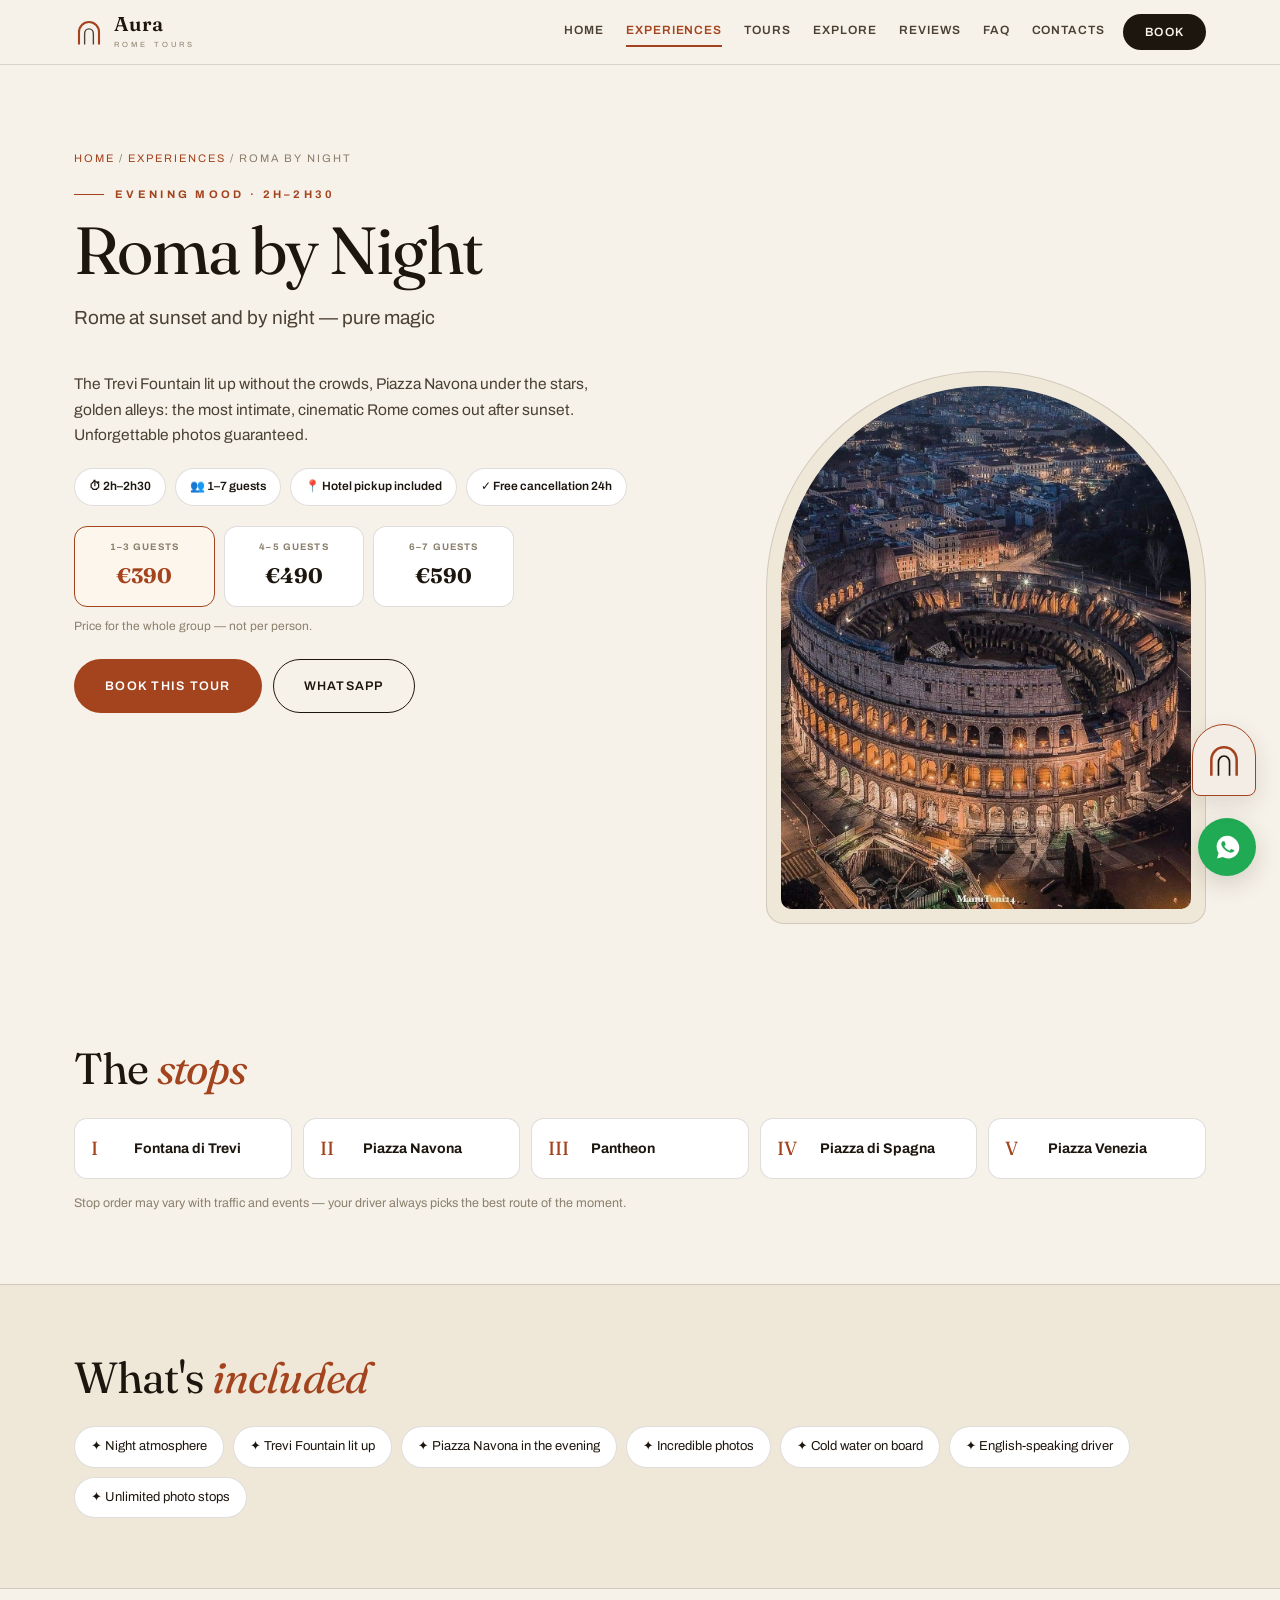
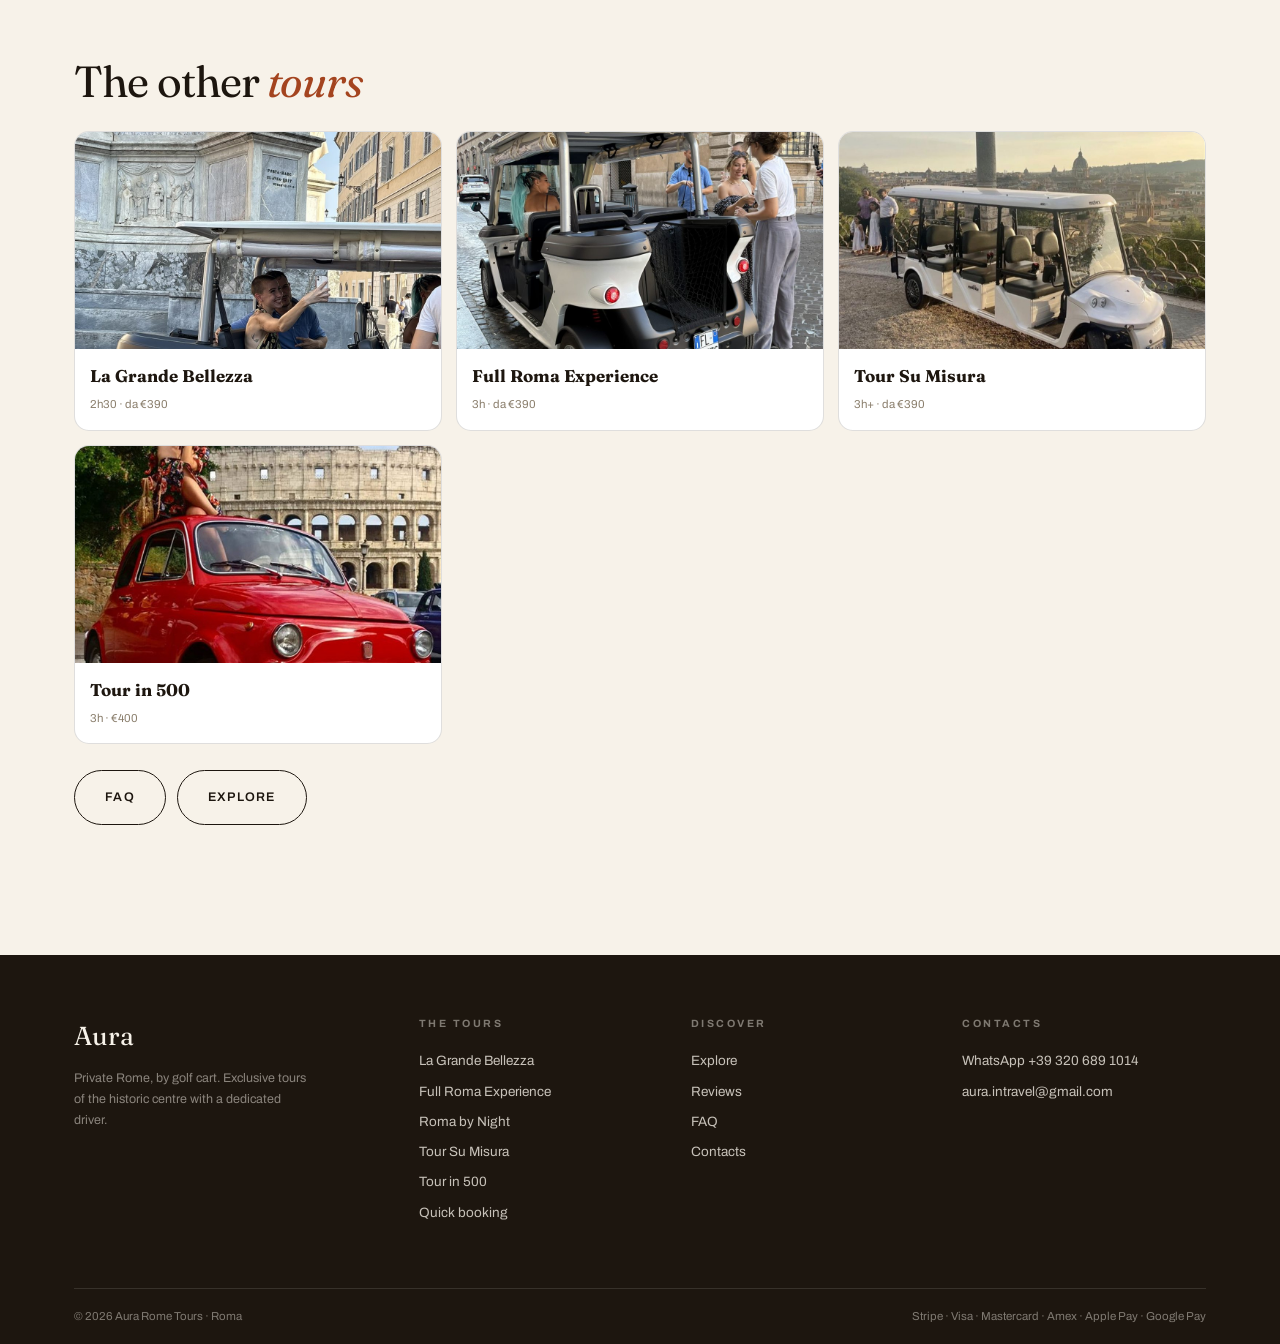
<file: tour/roma-by-night/index.html>
<!DOCTYPE html>
<html lang="it">
<head>
<script>window.AURA_PREVIEW = true;</script>
<meta charset="UTF-8">
<meta name="viewport" content="width=device-width, initial-scale=1.0">
<!-- ═══ TRACKING AURA — Google Ads + GA4 + Clarity ═══ -->
<!-- Production analytics are disabled in this public preview. -->
<script>
  window.dataLayer = window.dataLayer || [];
  window.gtag = window.gtag || function(){ window.dataLayer.push(arguments); };
  gtag('js', new Date());
  gtag('config', 'AW-18053970309');
  gtag('config', 'G-DGX5MSN0T6');
  window.AURA_ADS_SEND_TO = 'AW-18053970309/L8gQCJiH15scEIXz5qBD';
  window.auraFireConversion = function(value, txnId){
    try {
      var p = { send_to: window.AURA_ADS_SEND_TO };
      if (value != null) { p.value = Number(value) || 0; p.currency = 'EUR'; }
      if (txnId) p.transaction_id = String(txnId);
      gtag('event', 'conversion', p);
      gtag('event', 'purchase', { transaction_id: txnId || '', value: Number(value) || 0, currency: 'EUR' });
    } catch(_){}
  };
  (function(c,l,a,r,i,t,y){
    c[a]=c[a]||function(){(c[a].q=c[a].q||[]).push(arguments)};
    if (window.AURA_PREVIEW) return;
    t=l.createElement(r);t.async=1;t.src='https://www.clarity.ms/tag/'+i;
    y=l.getElementsByTagName(r)[0];if(y&&y.parentNode)y.parentNode.insertBefore(t,y);
  })(window, document, 'clarity', 'script', 'wl9y0jbfoy');
</script>
<title>Roma by Night — Tour serale in golf cart privato · Aura Rome Tours</title>
<meta name="description" content="Tour di Roma di notte in golf cart privato: Fontana di Trevi illuminata, Piazza Navona, vicoli del centro al tramonto. Da €390 per gruppo, pickup in hotel incluso.">
<link rel="canonical" href="https://www.aurarometours.it/tour/roma-by-night/">
<meta property="og:type" content="website">
<meta property="og:title" content="Rome by Night — Private Golf Cart Tour in Rome">
<meta property="og:description" content="The Trevi Fountain lit up without the crowds, Piazza Navona under the stars, golden alleys: the most intimate, cinematic Rome comes out after sunset. Unforgettable photos guarantee">
<meta property="og:url" content="https://www.aurarometours.it/tour/roma-by-night/">
<meta property="og:image" content="https://www.aurarometours.it/media/home-card-grande.jpg">
<meta property="og:image:width" content="1200">
<meta property="og:image:height" content="630">
<meta property="og:site_name" content="Aura Rome Tours">
<meta property="og:locale" content="it_IT">
<meta property="og:locale:alternate" content="en_GB">
<meta name="twitter:card" content="summary_large_image">
<meta name="twitter:title" content="Rome by Night — Private Golf Cart Tour in Rome">
<meta name="twitter:description" content="The Trevi Fountain lit up without the crowds, Piazza Navona under the stars, golden alleys: the most intimate, cinematic Rome comes out after sunset. Unforgettable photos guarantee">
<meta name="twitter:image" content="https://www.aurarometours.it/media/home-card-grande.jpg">
<link rel="alternate" hreflang="it" href="https://www.aurarometours.it/tour/roma-by-night/">
<link rel="alternate" hreflang="en" href="https://www.aurarometours.it/tour/roma-by-night/?lang=en">
<link rel="alternate" hreflang="fr" href="https://www.aurarometours.it/tour/roma-by-night/?lang=fr">
<link rel="alternate" hreflang="de" href="https://www.aurarometours.it/tour/roma-by-night/?lang=de">
<link rel="alternate" hreflang="es" href="https://www.aurarometours.it/tour/roma-by-night/?lang=es">
<link rel="alternate" hreflang="x-default" href="https://www.aurarometours.it/tour/roma-by-night/">
<link rel="icon" href="/aura-favicon/favicon.svg" type="image/svg+xml">
<link rel="apple-touch-icon" href="/aura-favicon/apple-touch-icon.png">
<meta name="theme-color" content="#F7F2E9">
<link rel="preconnect" href="https://fonts.googleapis.com">
<link href="https://fonts.googleapis.com/css2?family=Fraunces:ital,opsz,wght@0,9..144,300..700;1,9..144,300..700&family=Archivo:wght@400;500;600;700&display=swap" rel="stylesheet">
<script type="application/ld+json">{"@context":"https://schema.org","@type":"Product","name":"Roma by Night — Private Golf Cart Tour in Rome","description":"The Trevi Fountain lit up without the crowds, Piazza Navona under the stars, golden alleys: the most intimate, cinematic Rome comes out after sunset. Unforgettable photos guaranteed.","image":"https://www.aurarometours.it/media/home-card-night.jpg","brand":{"@type":"Brand","name":"Aura Rome Tours"},"aggregateRating":{"@type":"AggregateRating","ratingValue":"5.0","reviewCount":"120"},"offers":{"@type":"AggregateOffer","lowPrice":"390","highPrice":"590","priceCurrency":"EUR","availability":"https://schema.org/InStock","url":"https://www.aurarometours.it/tour/roma-by-night/"}}</script>
<script type="application/ld+json">{"@context":"https://schema.org","@type":"BreadcrumbList","itemListElement":[{"@type":"ListItem","position":1,"name":"Home","item":"https://www.aurarometours.it/"},{"@type":"ListItem","position":2,"name":"Esperienze","item":"https://www.aurarometours.it/#tours"},{"@type":"ListItem","position":3,"name":"Roma by Night","item":"https://www.aurarometours.it/tour/roma-by-night/"}]}</script>
<style>
:root{--paper:#F7F2E9;--paper2:#EFE7D8;--ink:#1D160F;--ink2:#4a4033;--ink3:#8b7f6d;--terra:#A4441F;--terra2:#8C3717;--line:rgba(29,22,15,.14);--serif:'Fraunces',Georgia,serif;--sans:'Archivo',system-ui,sans-serif;--max:1180px}
*{margin:0;padding:0;box-sizing:border-box}
html{scroll-behavior:smooth}
body{background:var(--paper);color:var(--ink);font-family:var(--sans);font-size:16px;line-height:1.65;-webkit-font-smoothing:antialiased;overflow-x:hidden}
img{max-width:100%;display:block}
a{color:inherit;text-decoration:none}
.wrap{max-width:var(--max);margin:0 auto;padding:0 clamp(16px,4vw,24px)}
/* nav */
.top{position:sticky;top:0;z-index:50;background:rgba(247,242,233,.92);backdrop-filter:blur(10px);border-bottom:1px solid var(--line)}
.top-in{display:flex;align-items:center;gap:18px;height:64px}
.brand{display:flex;align-items:center;gap:10px}
.brand svg{width:30px;height:30px}
.brand .b1{font-family:var(--serif);font-weight:600;font-size:20px;line-height:1}
.brand .b2{display:block;font-size:7.5px;letter-spacing:.42em;text-transform:uppercase;color:var(--ink3)}
nav.links{display:flex;gap:clamp(10px,2vw,22px);margin-left:auto;font-size:12px;letter-spacing:.08em;text-transform:uppercase;font-weight:600;flex-wrap:wrap}
nav.links a{color:var(--ink2);transition:.2s;padding:4px 0;border-bottom:2px solid transparent}
nav.links a:hover{color:var(--terra)}
nav.links a.on{color:var(--terra);border-bottom-color:var(--terra)}
.cta-nav{background:var(--ink);color:var(--paper);border:none;border-radius:999px;padding:11px 22px;font-family:var(--sans);font-size:12px;letter-spacing:.1em;text-transform:uppercase;font-weight:600;cursor:pointer;transition:.25s;white-space:nowrap}
.cta-nav:hover{background:var(--terra)}
@media(max-width:860px){nav.links a[data-hide]{display:none}}
@media(max-width:640px){nav.links{gap:10px;font-size:10.5px}.brand .b2{display:none}}
/* hero pagina */
.phero{padding:clamp(40px,7vw,84px) 0 clamp(28px,4.5vw,52px)}
.crumb{font-size:11px;letter-spacing:.18em;text-transform:uppercase;color:var(--ink3);margin-bottom:18px}
.crumb a{color:var(--terra)}
.k{font-size:11px;letter-spacing:.3em;text-transform:uppercase;color:var(--terra);font-weight:700;margin-bottom:14px;display:flex;align-items:center;gap:11px}
.k::before{content:'';width:30px;height:1px;background:var(--terra)}
h1{font-family:var(--serif);font-weight:400;font-size:clamp(34px,5.2vw,74px);line-height:1;letter-spacing:-.025em}
h1 em{font-style:italic;color:var(--terra)}
.sub{font-size:clamp(15px,1.6vw,19px);color:var(--ink2);max-width:640px;margin-top:18px}
h2.sh{font-family:var(--serif);font-weight:400;font-size:clamp(26px,3.4vw,44px);line-height:1.05;letter-spacing:-.02em;margin-bottom:26px}
h2.sh em{font-style:italic;color:var(--terra)}
section{padding:clamp(36px,5.5vw,70px) 0}
.btn{display:inline-flex;align-items:center;justify-content:center;gap:9px;border-radius:999px;font-weight:600;font-size:12.5px;letter-spacing:.1em;text-transform:uppercase;padding:16px 30px;border:1px solid transparent;cursor:pointer;transition:.25s;font-family:var(--sans)}
.btn.fill{background:var(--terra);color:#fff}
.btn.fill:hover{background:var(--terra2);transform:translateY(-2px)}
.btn.line{border-color:var(--ink);color:var(--ink);background:transparent}
.btn.line:hover{background:var(--ink);color:var(--paper)}
/* footer */
footer{background:var(--ink);color:rgba(247,242,233,.78);margin-top:clamp(30px,5vw,60px)}
.foot-grid{display:grid;grid-template-columns:1.3fr 1fr 1fr 1fr;gap:28px;padding:clamp(36px,5vw,60px) 0}
.foot-grid h4{font-size:10.5px;letter-spacing:.24em;text-transform:uppercase;color:rgba(247,242,233,.45);margin-bottom:14px}
.foot-grid a{display:block;font-size:13.5px;padding:4px 0;transition:.2s}
.foot-grid a:hover{color:var(--terra);transform:translateX(3px)}
.foot-brand .b1{font-family:var(--serif);font-size:26px;color:var(--paper)}
.foot-brand p{font-size:12.5px;color:rgba(247,242,233,.5);margin-top:10px;max-width:240px;line-height:1.7}
.foot-bottom{border-top:1px solid rgba(247,242,233,.12);padding:18px 0;font-size:11.5px;color:rgba(247,242,233,.45);display:flex;justify-content:space-between;gap:10px;flex-wrap:wrap}
@media(max-width:860px){.foot-grid{grid-template-columns:1fr 1fr}}
@media(max-width:480px){.foot-grid{grid-template-columns:1fr}}

.hero-grid{display:grid;grid-template-columns:1.15fr 1fr;gap:clamp(24px,4vw,56px);align-items:start;margin-top:clamp(22px,3vw,38px)}
.desc{font-size:15.5px;color:var(--ink2);max-width:560px}
.meta-chips{display:flex;gap:9px;flex-wrap:wrap;margin:20px 0}
.meta-chips span{border:1px solid var(--line);background:#fff;border-radius:999px;padding:8px 14px;font-size:12px;font-weight:600}
.bands{display:grid;grid-template-columns:repeat(3,minmax(0,1fr));gap:9px;max-width:440px;margin-top:6px}
.bands.single{grid-template-columns:1fr;max-width:200px}
.band{background:#fff;border:1px solid var(--line);border-radius:13px;padding:13px 8px;text-align:center}
.band small{display:block;font-size:9.5px;letter-spacing:.12em;text-transform:uppercase;color:var(--ink3);font-weight:700;margin-bottom:3px}
.band b{font-family:var(--serif);font-size:21px}
.band:first-child{border-color:var(--terra);background:#FDF6EC}
.band:first-child b{color:var(--terra)}
.ppg{font-size:12px;color:var(--ink3);margin:10px 0 22px}
.cta-row{display:flex;gap:11px;flex-wrap:wrap}
figure.arch{position:relative;border:1px solid var(--line);background:var(--paper2);border-radius:220px 220px 18px 18px;padding:14px;max-width:440px;justify-self:end}
figure.arch img{border-radius:206px 206px 10px 10px;aspect-ratio:4/5.1;object-fit:cover;width:100%;filter:saturate(.92)}
.stops{display:grid;grid-template-columns:repeat(auto-fill,minmax(210px,1fr));gap:11px}
.stop{display:flex;align-items:center;gap:13px;background:#fff;border:1px solid var(--line);border-radius:13px;padding:14px 16px}
.stop .rn,.hs .rn{font-family:var(--serif);font-size:19px;color:var(--terra);min-width:30px}
.stop b{font-size:14px}
.hiw{display:grid;grid-template-columns:repeat(3,1fr);gap:14px}
.hs{background:#fff;border:1px solid var(--line);border-radius:15px;padding:20px}
.hs b{display:block;font-family:var(--serif);font-size:19px;margin:8px 0 6px}
.hs p{font-size:13px;color:var(--ink2)}
.feats{display:flex;gap:9px;flex-wrap:wrap}
.feats span{background:#fff;border:1px solid var(--line);border-radius:999px;padding:9px 16px;font-size:13px}
.others{display:grid;grid-template-columns:repeat(3,1fr);gap:14px}
.ocard{display:flex;flex-direction:column;background:#fff;border:1px solid var(--line);border-radius:15px;overflow:hidden;transition:.25s}
.ocard:hover{transform:translateY(-4px);box-shadow:0 18px 44px rgba(29,22,15,.12);border-color:var(--terra)}
.ocard img{aspect-ratio:16/9.5;object-fit:cover}
.ocard span{padding:13px 15px}
.ocard b{font-family:var(--serif);font-size:17px;display:block}
.ocard small{font-size:11.5px;color:var(--ink3)}
@media(max-width:900px){.hero-grid{grid-template-columns:1fr}figure.arch{justify-self:start;max-width:380px}.hiw,.others{grid-template-columns:1fr}}

</style>
</head>
<body>
<header class="top"><div class="wrap top-in">
  <a class="brand" href="/" aria-label="Aura Rome Tours">
    <svg viewBox="0 0 48 48" fill="none"><path d="M8 44V24C8 15 15 8 24 8s16 7 16 16v20" stroke="#A4441F" stroke-width="3.4"/><path d="M17 44V27c0-4.5 3-8 7-8s7 3.5 7 8v17" stroke="#1D160F" stroke-width="2.2" opacity=".8"/></svg>
    <span><span class="b1">Aura</span><span class="b2">Rome Tours</span></span>
  </a>
  <nav class="links">
    <a href="/" class=""  data-i="nav_home">Home</a>
    <a href="/#tours" class="on"  data-i="nav_tours">Esperienze</a>
    <a href="/tours/" class=""  data-i="nav_tourspage">Tours</a>
    <a href="/esplora/" class="" data-hide data-i="nav_esplora">Esplora</a>
    <a href="/recensioni/" class="" data-hide data-i="nav_recensioni">Recensioni</a>
    <a href="/faq/" class=""  data-i="nav_faq">FAQ</a>
    <a href="/contatti/" class=""  data-i="nav_contatti">Contatti</a>
  </nav>
  <button class="cta-nav" onclick="AURA.openBooking()" data-i="nav_book">Prenota</button>
</div></header>


<div class="phero"><div class="wrap">
  <div class="crumb"><a href="/">Home</a> / <a href="/#tours" data-i="nav_tours">Esperienze</a> / Roma by Night</div>
  <div class="k">Evening Mood · 2h–2h30</div>
  <h1>Roma by Night</h1>
  <p class="sub" data-i="t_tag">Roma al tramonto e di notte — magia pura</p>
  <div class="hero-grid">
    <div>
      <p class="desc" data-i="t_desc">La Fontana di Trevi illuminata e senza folla, Piazza Navona sotto le stelle, i vicoli dorati: la Roma più intima e cinematografica esce al calare del sole. Foto indimenticabili garantite.</p>
      <div class="meta-chips">
        <span data-i="m_dur">⏱ 2h–2h30</span><span data-i="m_pax">👥 1–7 ospiti</span><span data-i="m_pick">📍 Pickup in hotel incluso</span><span data-i="m_canc">✓ Cancellazione gratis 24h</span>
      </div>
      <div class="bands">
        <div class="band"><small data-i="b_13">1–3 ospiti</small><b>€390</b></div>
        <div class="band"><small data-i="b_45">4–5 ospiti</small><b>€490</b></div>
        <div class="band"><small data-i="b_67">6–7 ospiti</small><b>€590</b></div>
      </div>
      <p class="ppg" data-i="b_note">Prezzo per l'intero gruppo — non a persona.</p>
      <div class="cta-row">
        <button class="btn fill" onclick="AURA.openBooking('roma_night')" data-i="cta_book">Prenota questo tour</button>
        <a class="btn line" href="https://wa.me/393206891014?text=Ciao!%20Vorrei%20informazioni%20sul%20tour%20Roma%20by%20Night%20%F0%9F%9B%BA" target="_blank" rel="noopener">WhatsApp</a>
      </div>
    </div>
    <figure class="arch"><img src="/media/home-card-night.jpg" alt="Roma by Night — tour privato a Roma" loading="eager" onerror="this.src='/media/home-card-grande.jpg'"></figure>
  </div>
</div></div>

<section><div class="wrap">
  <h2 class="sh" data-i="t_stops">Le <em>tappe</em></h2>
  <div class="stops"><div class="stop"><span class="rn">I</span><b>Fontana di Trevi</b></div><div class="stop"><span class="rn">II</span><b>Piazza Navona</b></div><div class="stop"><span class="rn">III</span><b>Pantheon</b></div><div class="stop"><span class="rn">IV</span><b>Piazza di Spagna</b></div><div class="stop"><span class="rn">V</span><b>Piazza Venezia</b></div></div>
  <p style="font-size:12.5px;color:var(--ink3);margin-top:14px" data-i="t_stopsnote">L'ordine delle tappe può variare per traffico ed eventi — il vostro driver sceglie sempre il percorso migliore del momento.</p>
</div></section>
<section style="background:var(--paper2);border-block:1px solid var(--line)"><div class="wrap">
  <h2 class="sh" data-i="t_incl">Cosa è <em>incluso</em></h2>
  <div class="feats"><span data-i="feat_0">✦ Atmosfera notturna</span><span data-i="feat_1">✦ Fontana di Trevi illuminata</span><span data-i="feat_2">✦ Piazza Navona di sera</span><span data-i="feat_3">✦ Foto pazzesche</span>
    <span data-i="feat_w">✦ Acqua fresca a bordo</span><span data-i="feat_d">✦ Driver che parla inglese</span><span data-i="feat_s">✦ Soste foto illimitate</span></div>
</div></section>
<section><div class="wrap">
  <h2 class="sh" data-i="t_others">Gli altri <em>tour</em></h2>
  <div class="others">
    <a class="ocard" href="/tour/la-grande-bellezza/"><img src="/media/home-card-grande.jpg" alt="La Grande Bellezza" loading="lazy" onerror="this.src='/media/home-card-grande.jpg'"><span><b>La Grande Bellezza</b><small>2h30 · da €390</small></span></a><a class="ocard" href="/tour/full-roma-experience/"><img src="/media/scene1-full-roma.jpg" alt="Full Roma Experience" loading="lazy" onerror="this.src='/media/home-card-grande.jpg'"><span><b>Full Roma Experience</b><small>3h · da €390</small></span></a><a class="ocard" href="/tour/tour-su-misura/"><img src="/media/home-card-family.jpg" alt="Tour Su Misura" loading="lazy" onerror="this.src='/media/home-card-grande.jpg'"><span><b>Tour Su Misura</b><small>3h+ · da €390</small></span></a><a class="ocard" href="/tour/tour-in-500/"><img src="/media/tour-500.jpg" alt="Tour in 500" loading="lazy" onerror="this.src='/media/home-card-grande.jpg'"><span><b>Tour in 500</b><small>3h · €400</small></span></a>
  </div>
  <div style="margin-top:26px"><a class="btn line" href="/faq/">FAQ</a> <a class="btn line" href="/esplora/" data-i="nav_esplora" style="margin-left:8px">Esplora</a></div>
</div></section>

<footer><div class="wrap">
  <div class="foot-grid">
    <div class="foot-brand"><span class="b1">Aura</span>
      <p data-i="foot_p">La Roma privata, in golf cart. Tour esclusivi nel centro storico con autista dedicato.</p></div>
    <div><h4 data-i="foot_tours">I Tour</h4>
      <a href="/tour/la-grande-bellezza/">La Grande Bellezza</a>
      <a href="/tour/full-roma-experience/">Full Roma Experience</a>
      <a href="/tour/roma-by-night/">Roma by Night</a>
      <a href="/tour/tour-su-misura/">Tour Su Misura</a>
      <a href="/tour/tour-in-500/">Tour in 500</a>
      <a href="/tours/" data-i="foot_fast">Prenotazione rapida</a></div>
    <div><h4 data-i="foot_disc">Scopri</h4>
      <a href="/esplora/" data-i="nav_esplora">Esplora</a>
      <a href="/recensioni/" data-i="nav_recensioni">Recensioni</a>
      <a href="/faq/">FAQ</a>
      <a href="/contatti/" data-i="nav_contatti">Contatti</a></div>
    <div><h4 data-i="foot_contact">Contatti</h4>
      <a href="https://wa.me/393206891014" target="_blank" rel="noopener">WhatsApp +39 320 689 1014</a>
      <a href="mailto:aura.intravel@gmail.com">aura.intravel@gmail.com</a></div>
  </div>
  <div class="foot-bottom"><span>© <span id="yy"></span> Aura Rome Tours · Roma</span><span>Stripe · Visa · Mastercard · Amex · Apple Pay · Google Pay</span></div>
</div></footer>

<script>window.AURA_STRIPE_PK = window.AURA_STRIPE_PK || 'pk_live_51TAyh0DA0G6rBB5Atjc7xAsOsriLimaORjEOlJuLQ3Wp74HkPUTH2qsiwRiQv5wWyXNIBP3uYHOFoAViMpfNzCmu00LtgxRI5x';</script>
<script src="/js/aura-booking.js"></script>
<script>
'use strict';
document.getElementById('yy').textContent = new Date().getFullYear();
/* i18n leggero: IT statico, swap per le altre lingue */
const I18N = {"en":{"nav_home":"Home","nav_tours":"Experiences","nav_tourspage":"Tours","nav_esplora":"Explore","nav_recensioni":"Reviews","nav_contatti":"Contacts","nav_book":"Book","foot_p":"Private Rome, by golf cart. Exclusive tours of the historic centre with a dedicated driver.","foot_tours":"The Tours","foot_disc":"Discover","foot_contact":"Contacts","foot_fast":"Quick booking","t_tag":"Rome at sunset and by night — pure magic","t_desc":"The Trevi Fountain lit up without the crowds, Piazza Navona under the stars, golden alleys: the most intimate, cinematic Rome comes out after sunset. Unforgettable photos guaranteed.","m_dur":"⏱ 2h–2h30","m_pax":"👥 1–7 guests","m_pick":"📍 Hotel pickup included","m_canc":"✓ Free cancellation 24h","b_13":"1–3 guests","b_45":"4–5 guests","b_67":"6–7 guests","b_fixed":"Fixed price","b_note":"Price for the whole group — not per person.","cta_book":"Book this tour","t_stops":"The <em>stops</em>","t_stopsnote":"Stop order may vary with traffic and events — your driver always picks the best route of the moment.","t_incl":"What's <em>included</em>","t_others":"The other <em>tours</em>","t_custom_h":"How it <em>works</em>","t_c1":"Full Roma base","t_c1p":"Start from the 10 stops of our most complete tour: icons, views and real neighbourhoods.","t_c2":"Add your own","t_c2p":"Each extra stop is €19.50: grandma's alley, the workshop, the perfect photo spot.","t_c3":"Rome, tailor-made","t_c3p":"Tell us your wishes in the booking notes or on WhatsApp: we design the route together.","feat_w":"✦ Cold water on board","feat_d":"✦ English-speaking driver","feat_s":"✦ Unlimited photo stops","feat_0":"✦ Night atmosphere","feat_1":"✦ Trevi Fountain lit up","feat_2":"✦ Piazza Navona in the evening","feat_3":"✦ Incredible photos"}};
function applyPageLang(){
  const l = window.AURA ? AURA.lang : 'it';
  document.documentElement.lang = l;
  if (l === 'it') return;
  const dict = I18N[l] || I18N.en || {};
  document.querySelectorAll('[data-i]').forEach(el => { const k = el.dataset.i; if (dict[k]) el.innerHTML = dict[k]; });
}

applyPageLang();
document.addEventListener('aura:data', applyPageLang);
</script>
</body>
</html>
</file>
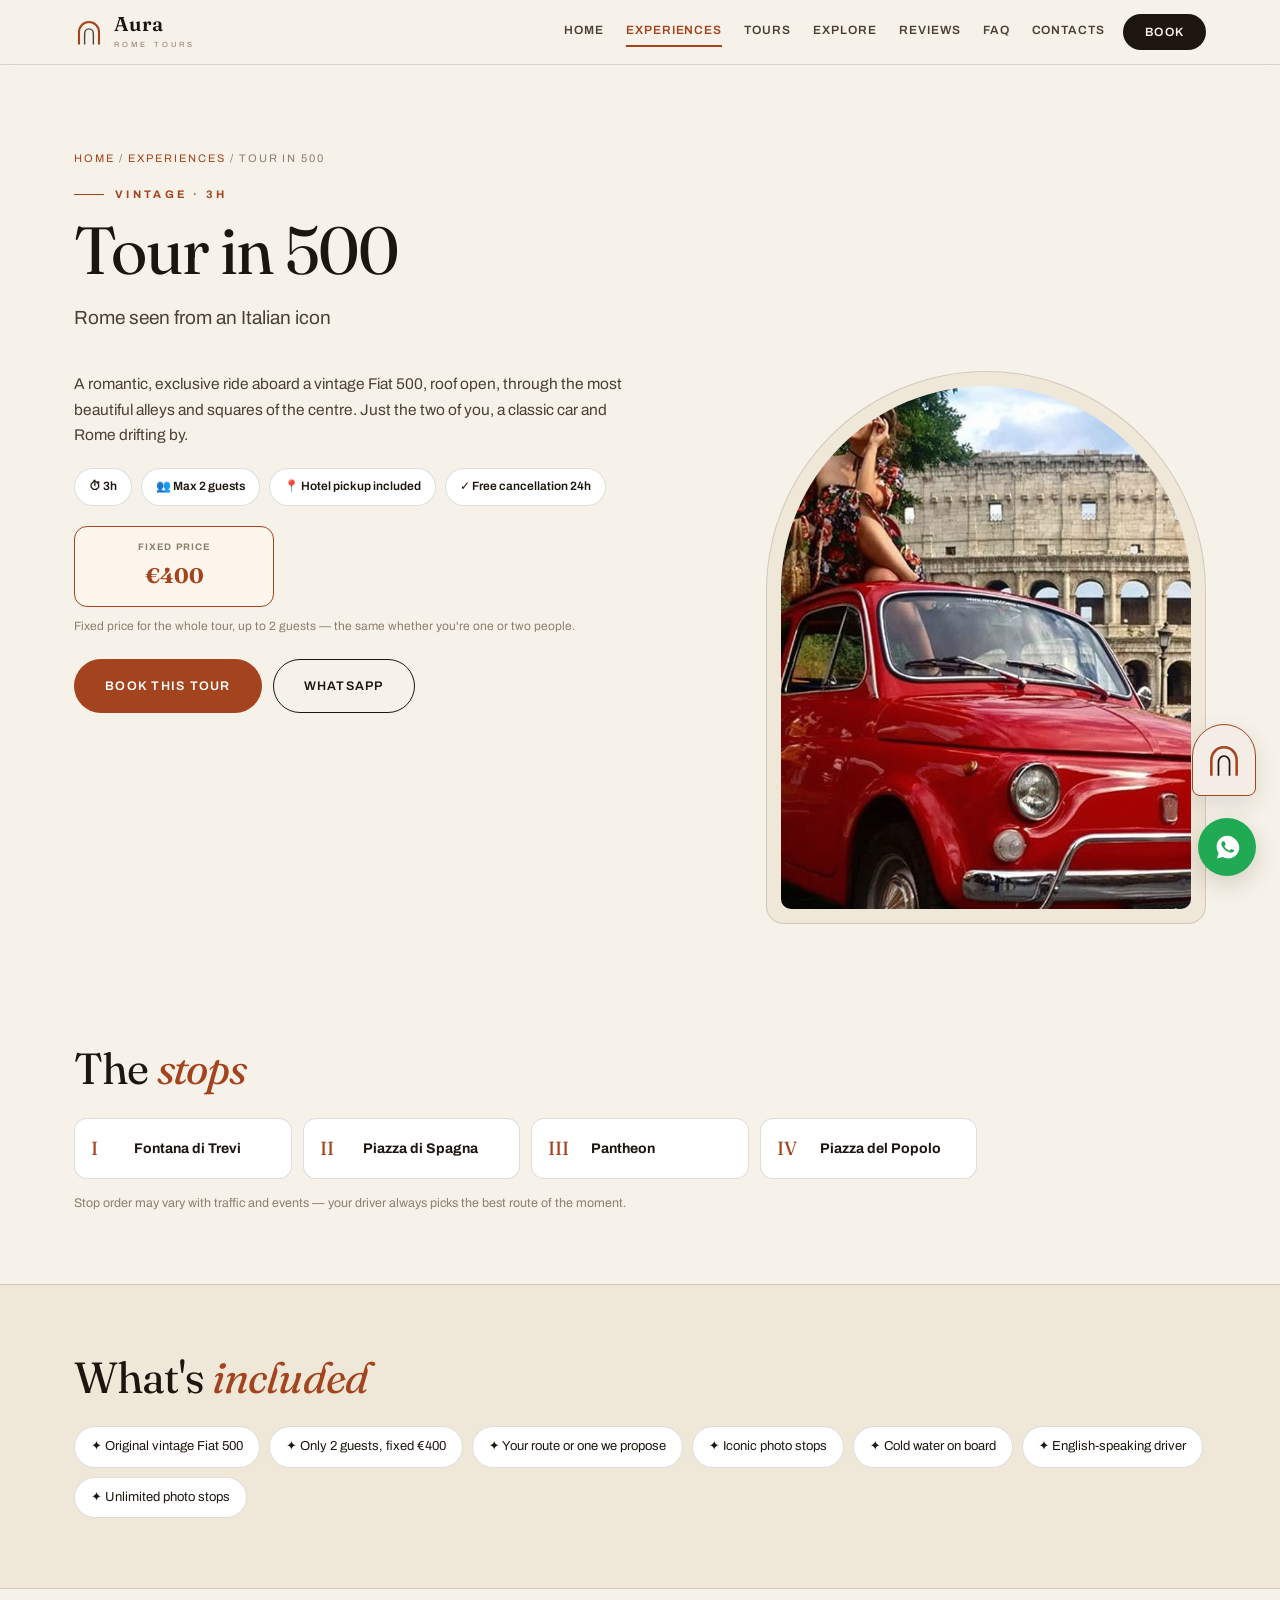
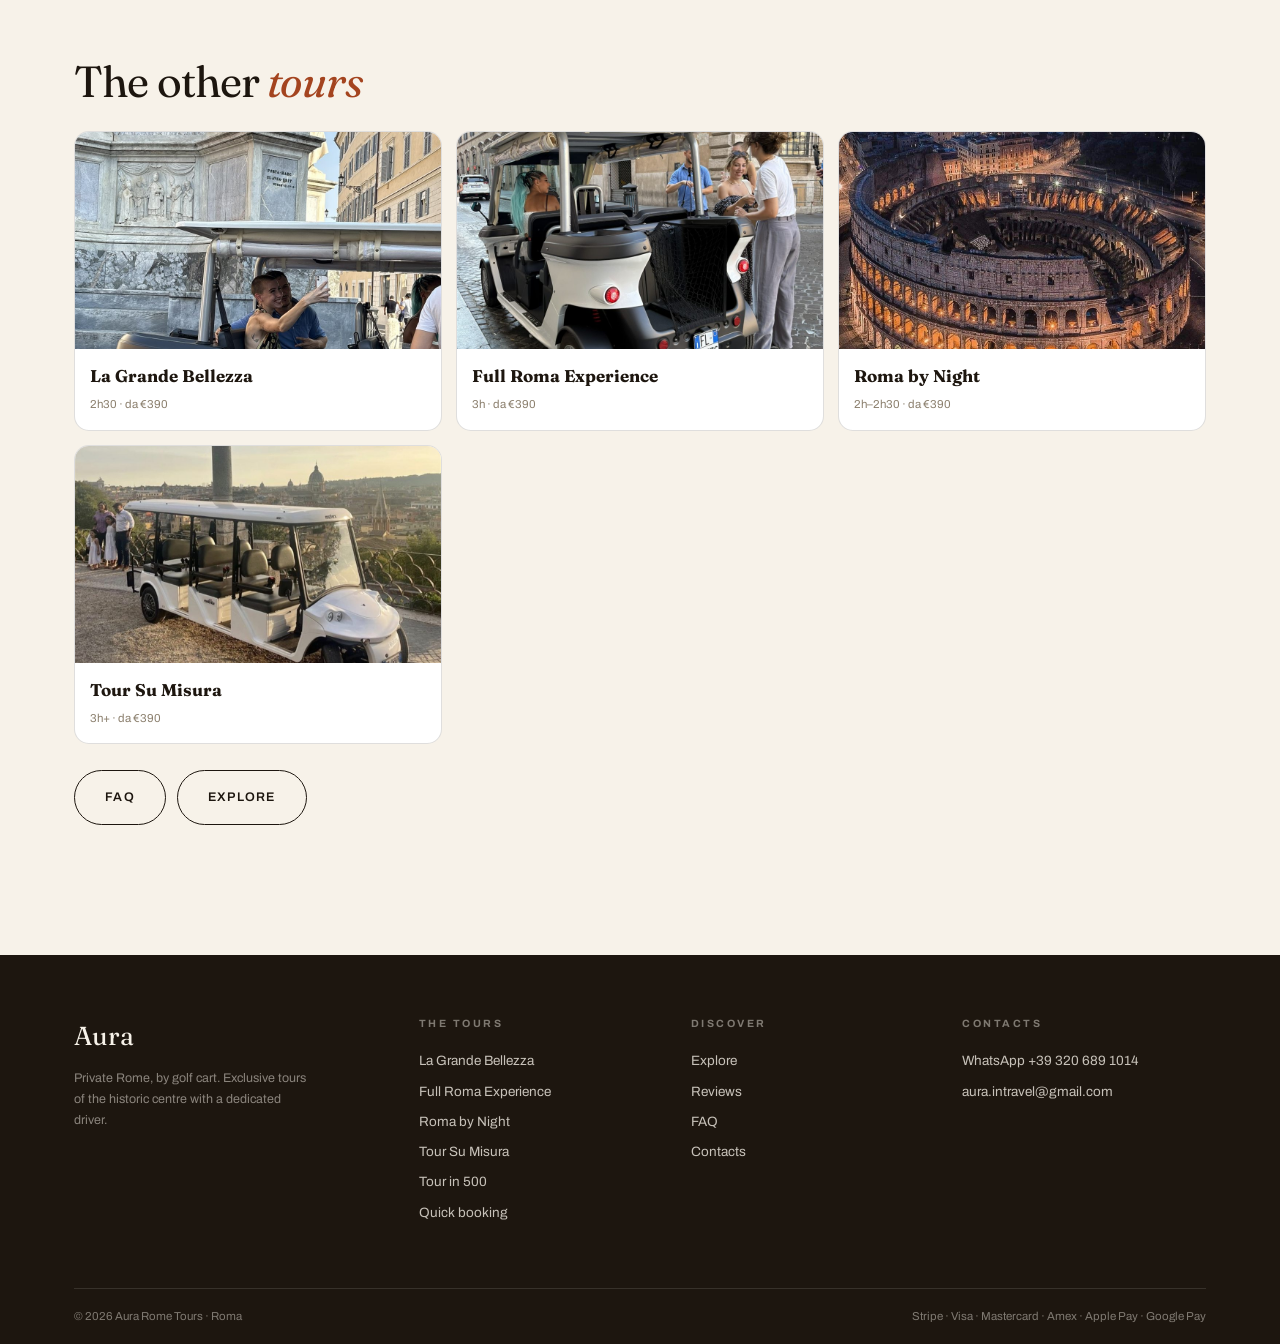
<file: tour/tour-in-500/index.html>
<!DOCTYPE html>
<html lang="it">
<head>
<script>window.AURA_PREVIEW = true;</script>
<meta charset="UTF-8">
<meta name="viewport" content="width=device-width, initial-scale=1.0">
<!-- ═══ TRACKING AURA — Google Ads + GA4 + Clarity ═══ -->
<!-- Production analytics are disabled in this public preview. -->
<script>
  window.dataLayer = window.dataLayer || [];
  window.gtag = window.gtag || function(){ window.dataLayer.push(arguments); };
  gtag('js', new Date());
  gtag('config', 'AW-18053970309');
  gtag('config', 'G-DGX5MSN0T6');
  window.AURA_ADS_SEND_TO = 'AW-18053970309/L8gQCJiH15scEIXz5qBD';
  window.auraFireConversion = function(value, txnId){
    try {
      var p = { send_to: window.AURA_ADS_SEND_TO };
      if (value != null) { p.value = Number(value) || 0; p.currency = 'EUR'; }
      if (txnId) p.transaction_id = String(txnId);
      gtag('event', 'conversion', p);
      gtag('event', 'purchase', { transaction_id: txnId || '', value: Number(value) || 0, currency: 'EUR' });
    } catch(_){}
  };
  (function(c,l,a,r,i,t,y){
    c[a]=c[a]||function(){(c[a].q=c[a].q||[]).push(arguments)};
    if (window.AURA_PREVIEW) return;
    t=l.createElement(r);t.async=1;t.src='https://www.clarity.ms/tag/'+i;
    y=l.getElementsByTagName(r)[0];if(y&&y.parentNode)y.parentNode.insertBefore(t,y);
  })(window, document, 'clarity', 'script', 'wl9y0jbfoy');
</script>
<title>Tour in 500 — Giro romantico in Fiat 500 vintage a Roma · Aura</title>
<meta name="description" content="Un giro esclusivo per due persone a bordo di una Fiat 500 vintage nel centro di Roma: Fontana di Trevi, Piazza di Spagna, Pantheon. €400 fisso, 3 ore, capote aperta.">
<link rel="canonical" href="https://www.aurarometours.it/tour/tour-in-500/">
<meta property="og:type" content="website">
<meta property="og:title" content="Fiat 500 Tour — Private Vintage Car Tour in Rome">
<meta property="og:description" content="A romantic, exclusive ride aboard a vintage Fiat 500, roof open, through the most beautiful alleys and squares of the centre. Just the two of you, a classic car and Rome drifting b">
<meta property="og:url" content="https://www.aurarometours.it/tour/tour-in-500/">
<meta property="og:image" content="https://www.aurarometours.it/media/home-card-grande.jpg">
<meta property="og:image:width" content="1200">
<meta property="og:image:height" content="630">
<meta property="og:site_name" content="Aura Rome Tours">
<meta property="og:locale" content="it_IT">
<meta property="og:locale:alternate" content="en_GB">
<meta name="twitter:card" content="summary_large_image">
<meta name="twitter:title" content="Fiat 500 Tour — Private Vintage Car Tour in Rome">
<meta name="twitter:description" content="A romantic, exclusive ride aboard a vintage Fiat 500, roof open, through the most beautiful alleys and squares of the centre. Just the two of you, a classic car and Rome drifting b">
<meta name="twitter:image" content="https://www.aurarometours.it/media/home-card-grande.jpg">
<link rel="alternate" hreflang="it" href="https://www.aurarometours.it/tour/tour-in-500/">
<link rel="alternate" hreflang="en" href="https://www.aurarometours.it/tour/tour-in-500/?lang=en">
<link rel="alternate" hreflang="fr" href="https://www.aurarometours.it/tour/tour-in-500/?lang=fr">
<link rel="alternate" hreflang="de" href="https://www.aurarometours.it/tour/tour-in-500/?lang=de">
<link rel="alternate" hreflang="es" href="https://www.aurarometours.it/tour/tour-in-500/?lang=es">
<link rel="alternate" hreflang="x-default" href="https://www.aurarometours.it/tour/tour-in-500/">
<link rel="icon" href="/aura-favicon/favicon.svg" type="image/svg+xml">
<link rel="apple-touch-icon" href="/aura-favicon/apple-touch-icon.png">
<meta name="theme-color" content="#F7F2E9">
<link rel="preconnect" href="https://fonts.googleapis.com">
<link href="https://fonts.googleapis.com/css2?family=Fraunces:ital,opsz,wght@0,9..144,300..700;1,9..144,300..700&family=Archivo:wght@400;500;600;700&display=swap" rel="stylesheet">
<script type="application/ld+json">{"@context":"https://schema.org","@type":"Product","name":"Tour in 500 — Private Vintage Car Tour in Rome","description":"A romantic, exclusive ride aboard a vintage Fiat 500, roof open, through the most beautiful alleys and squares of the centre. Just the two of you, a classic car and Rome drifting by.","image":"https://www.aurarometours.it/media/tour-500.jpg","brand":{"@type":"Brand","name":"Aura Rome Tours"},"aggregateRating":{"@type":"AggregateRating","ratingValue":"5.0","reviewCount":"120"},"offers":{"@type":"Offer","price":"400","priceCurrency":"EUR","availability":"https://schema.org/InStock","url":"https://www.aurarometours.it/tour/tour-in-500/"}}</script>
<script type="application/ld+json">{"@context":"https://schema.org","@type":"BreadcrumbList","itemListElement":[{"@type":"ListItem","position":1,"name":"Home","item":"https://www.aurarometours.it/"},{"@type":"ListItem","position":2,"name":"Esperienze","item":"https://www.aurarometours.it/#tours"},{"@type":"ListItem","position":3,"name":"Tour in 500","item":"https://www.aurarometours.it/tour/tour-in-500/"}]}</script>
<style>
:root{--paper:#F7F2E9;--paper2:#EFE7D8;--ink:#1D160F;--ink2:#4a4033;--ink3:#8b7f6d;--terra:#A4441F;--terra2:#8C3717;--line:rgba(29,22,15,.14);--serif:'Fraunces',Georgia,serif;--sans:'Archivo',system-ui,sans-serif;--max:1180px}
*{margin:0;padding:0;box-sizing:border-box}
html{scroll-behavior:smooth}
body{background:var(--paper);color:var(--ink);font-family:var(--sans);font-size:16px;line-height:1.65;-webkit-font-smoothing:antialiased;overflow-x:hidden}
img{max-width:100%;display:block}
a{color:inherit;text-decoration:none}
.wrap{max-width:var(--max);margin:0 auto;padding:0 clamp(16px,4vw,24px)}
/* nav */
.top{position:sticky;top:0;z-index:50;background:rgba(247,242,233,.92);backdrop-filter:blur(10px);border-bottom:1px solid var(--line)}
.top-in{display:flex;align-items:center;gap:18px;height:64px}
.brand{display:flex;align-items:center;gap:10px}
.brand svg{width:30px;height:30px}
.brand .b1{font-family:var(--serif);font-weight:600;font-size:20px;line-height:1}
.brand .b2{display:block;font-size:7.5px;letter-spacing:.42em;text-transform:uppercase;color:var(--ink3)}
nav.links{display:flex;gap:clamp(10px,2vw,22px);margin-left:auto;font-size:12px;letter-spacing:.08em;text-transform:uppercase;font-weight:600;flex-wrap:wrap}
nav.links a{color:var(--ink2);transition:.2s;padding:4px 0;border-bottom:2px solid transparent}
nav.links a:hover{color:var(--terra)}
nav.links a.on{color:var(--terra);border-bottom-color:var(--terra)}
.cta-nav{background:var(--ink);color:var(--paper);border:none;border-radius:999px;padding:11px 22px;font-family:var(--sans);font-size:12px;letter-spacing:.1em;text-transform:uppercase;font-weight:600;cursor:pointer;transition:.25s;white-space:nowrap}
.cta-nav:hover{background:var(--terra)}
@media(max-width:860px){nav.links a[data-hide]{display:none}}
@media(max-width:640px){nav.links{gap:10px;font-size:10.5px}.brand .b2{display:none}}
/* hero pagina */
.phero{padding:clamp(40px,7vw,84px) 0 clamp(28px,4.5vw,52px)}
.crumb{font-size:11px;letter-spacing:.18em;text-transform:uppercase;color:var(--ink3);margin-bottom:18px}
.crumb a{color:var(--terra)}
.k{font-size:11px;letter-spacing:.3em;text-transform:uppercase;color:var(--terra);font-weight:700;margin-bottom:14px;display:flex;align-items:center;gap:11px}
.k::before{content:'';width:30px;height:1px;background:var(--terra)}
h1{font-family:var(--serif);font-weight:400;font-size:clamp(34px,5.2vw,74px);line-height:1;letter-spacing:-.025em}
h1 em{font-style:italic;color:var(--terra)}
.sub{font-size:clamp(15px,1.6vw,19px);color:var(--ink2);max-width:640px;margin-top:18px}
h2.sh{font-family:var(--serif);font-weight:400;font-size:clamp(26px,3.4vw,44px);line-height:1.05;letter-spacing:-.02em;margin-bottom:26px}
h2.sh em{font-style:italic;color:var(--terra)}
section{padding:clamp(36px,5.5vw,70px) 0}
.btn{display:inline-flex;align-items:center;justify-content:center;gap:9px;border-radius:999px;font-weight:600;font-size:12.5px;letter-spacing:.1em;text-transform:uppercase;padding:16px 30px;border:1px solid transparent;cursor:pointer;transition:.25s;font-family:var(--sans)}
.btn.fill{background:var(--terra);color:#fff}
.btn.fill:hover{background:var(--terra2);transform:translateY(-2px)}
.btn.line{border-color:var(--ink);color:var(--ink);background:transparent}
.btn.line:hover{background:var(--ink);color:var(--paper)}
/* footer */
footer{background:var(--ink);color:rgba(247,242,233,.78);margin-top:clamp(30px,5vw,60px)}
.foot-grid{display:grid;grid-template-columns:1.3fr 1fr 1fr 1fr;gap:28px;padding:clamp(36px,5vw,60px) 0}
.foot-grid h4{font-size:10.5px;letter-spacing:.24em;text-transform:uppercase;color:rgba(247,242,233,.45);margin-bottom:14px}
.foot-grid a{display:block;font-size:13.5px;padding:4px 0;transition:.2s}
.foot-grid a:hover{color:var(--terra);transform:translateX(3px)}
.foot-brand .b1{font-family:var(--serif);font-size:26px;color:var(--paper)}
.foot-brand p{font-size:12.5px;color:rgba(247,242,233,.5);margin-top:10px;max-width:240px;line-height:1.7}
.foot-bottom{border-top:1px solid rgba(247,242,233,.12);padding:18px 0;font-size:11.5px;color:rgba(247,242,233,.45);display:flex;justify-content:space-between;gap:10px;flex-wrap:wrap}
@media(max-width:860px){.foot-grid{grid-template-columns:1fr 1fr}}
@media(max-width:480px){.foot-grid{grid-template-columns:1fr}}

.hero-grid{display:grid;grid-template-columns:1.15fr 1fr;gap:clamp(24px,4vw,56px);align-items:start;margin-top:clamp(22px,3vw,38px)}
.desc{font-size:15.5px;color:var(--ink2);max-width:560px}
.meta-chips{display:flex;gap:9px;flex-wrap:wrap;margin:20px 0}
.meta-chips span{border:1px solid var(--line);background:#fff;border-radius:999px;padding:8px 14px;font-size:12px;font-weight:600}
.bands{display:grid;grid-template-columns:repeat(3,minmax(0,1fr));gap:9px;max-width:440px;margin-top:6px}
.bands.single{grid-template-columns:1fr;max-width:200px}
.band{background:#fff;border:1px solid var(--line);border-radius:13px;padding:13px 8px;text-align:center}
.band small{display:block;font-size:9.5px;letter-spacing:.12em;text-transform:uppercase;color:var(--ink3);font-weight:700;margin-bottom:3px}
.band b{font-family:var(--serif);font-size:21px}
.band:first-child{border-color:var(--terra);background:#FDF6EC}
.band:first-child b{color:var(--terra)}
.ppg{font-size:12px;color:var(--ink3);margin:10px 0 22px}
.cta-row{display:flex;gap:11px;flex-wrap:wrap}
figure.arch{position:relative;border:1px solid var(--line);background:var(--paper2);border-radius:220px 220px 18px 18px;padding:14px;max-width:440px;justify-self:end}
figure.arch img{border-radius:206px 206px 10px 10px;aspect-ratio:4/5.1;object-fit:cover;width:100%;filter:saturate(.92)}
.stops{display:grid;grid-template-columns:repeat(auto-fill,minmax(210px,1fr));gap:11px}
.stop{display:flex;align-items:center;gap:13px;background:#fff;border:1px solid var(--line);border-radius:13px;padding:14px 16px}
.stop .rn,.hs .rn{font-family:var(--serif);font-size:19px;color:var(--terra);min-width:30px}
.stop b{font-size:14px}
.hiw{display:grid;grid-template-columns:repeat(3,1fr);gap:14px}
.hs{background:#fff;border:1px solid var(--line);border-radius:15px;padding:20px}
.hs b{display:block;font-family:var(--serif);font-size:19px;margin:8px 0 6px}
.hs p{font-size:13px;color:var(--ink2)}
.feats{display:flex;gap:9px;flex-wrap:wrap}
.feats span{background:#fff;border:1px solid var(--line);border-radius:999px;padding:9px 16px;font-size:13px}
.others{display:grid;grid-template-columns:repeat(3,1fr);gap:14px}
.ocard{display:flex;flex-direction:column;background:#fff;border:1px solid var(--line);border-radius:15px;overflow:hidden;transition:.25s}
.ocard:hover{transform:translateY(-4px);box-shadow:0 18px 44px rgba(29,22,15,.12);border-color:var(--terra)}
.ocard img{aspect-ratio:16/9.5;object-fit:cover}
.ocard span{padding:13px 15px}
.ocard b{font-family:var(--serif);font-size:17px;display:block}
.ocard small{font-size:11.5px;color:var(--ink3)}
@media(max-width:900px){.hero-grid{grid-template-columns:1fr}figure.arch{justify-self:start;max-width:380px}.hiw,.others{grid-template-columns:1fr}}

</style>
</head>
<body>
<header class="top"><div class="wrap top-in">
  <a class="brand" href="/" aria-label="Aura Rome Tours">
    <svg viewBox="0 0 48 48" fill="none"><path d="M8 44V24C8 15 15 8 24 8s16 7 16 16v20" stroke="#A4441F" stroke-width="3.4"/><path d="M17 44V27c0-4.5 3-8 7-8s7 3.5 7 8v17" stroke="#1D160F" stroke-width="2.2" opacity=".8"/></svg>
    <span><span class="b1">Aura</span><span class="b2">Rome Tours</span></span>
  </a>
  <nav class="links">
    <a href="/" class=""  data-i="nav_home">Home</a>
    <a href="/#tours" class="on"  data-i="nav_tours">Esperienze</a>
    <a href="/tours/" class=""  data-i="nav_tourspage">Tours</a>
    <a href="/esplora/" class="" data-hide data-i="nav_esplora">Esplora</a>
    <a href="/recensioni/" class="" data-hide data-i="nav_recensioni">Recensioni</a>
    <a href="/faq/" class=""  data-i="nav_faq">FAQ</a>
    <a href="/contatti/" class=""  data-i="nav_contatti">Contatti</a>
  </nav>
  <button class="cta-nav" onclick="AURA.openBooking()" data-i="nav_book">Prenota</button>
</div></header>


<div class="phero"><div class="wrap">
  <div class="crumb"><a href="/">Home</a> / <a href="/#tours" data-i="nav_tours">Esperienze</a> / Tour in 500</div>
  <div class="k">Vintage · 3h</div>
  <h1>Tour in 500</h1>
  <p class="sub" data-i="t_tag">Roma vista da un'icona italiana</p>
  <div class="hero-grid">
    <div>
      <p class="desc" data-i="t_desc">Un giro romantico ed esclusivo a bordo di una Fiat 500 vintage, capote aperta, tra i vicoli e le piazze più belle del centro. Solo voi due, un'auto d'epoca e Roma che scorre accanto.</p>
      <div class="meta-chips">
        <span data-i="m_dur">⏱ 3h</span><span data-i="m_pax">👥 Max 2 ospiti</span><span data-i="m_pick">📍 Pickup in hotel incluso</span><span data-i="m_canc">✓ Cancellazione gratis 24h</span>
      </div>
      <div class="bands single">
        <div class="band"><small data-i="b_fixed">Prezzo fisso</small><b>€400</b></div>
      </div>
      <p class="ppg" data-i="b_note">Prezzo fisso per l'intero tour, fino a 2 ospiti — non cambia se siete in una o due persone.</p>
      <div class="cta-row">
        <button class="btn fill" onclick="AURA.openBooking('tour_500')" data-i="cta_book">Prenota questo tour</button>
        <a class="btn line" href="https://wa.me/393206891014?text=Ciao!%20Vorrei%20informazioni%20sul%20tour%20Tour%20in%20500%20%F0%9F%9B%BA" target="_blank" rel="noopener">WhatsApp</a>
      </div>
    </div>
    <figure class="arch"><img src="/media/tour-500.jpg" alt="Tour in 500 — tour privato a Roma" loading="eager" onerror="this.src='/media/home-card-grande.jpg'"></figure>
  </div>
</div></div>

<section><div class="wrap">
  <h2 class="sh" data-i="t_stops">Le <em>tappe</em></h2>
  <div class="stops"><div class="stop"><span class="rn">I</span><b>Fontana di Trevi</b></div><div class="stop"><span class="rn">II</span><b>Piazza di Spagna</b></div><div class="stop"><span class="rn">III</span><b>Pantheon</b></div><div class="stop"><span class="rn">IV</span><b>Piazza del Popolo</b></div></div>
  <p style="font-size:12.5px;color:var(--ink3);margin-top:14px" data-i="t_stopsnote">L'ordine delle tappe può variare per traffico ed eventi — il vostro driver sceglie sempre il percorso migliore del momento.</p>
</div></section>
<section style="background:var(--paper2);border-block:1px solid var(--line)"><div class="wrap">
  <h2 class="sh" data-i="t_incl">Cosa è <em>incluso</em></h2>
  <div class="feats"><span data-i="feat_0">✦ Fiat 500 vintage originale</span><span data-i="feat_1">✦ Solo 2 ospiti, prezzo fisso €400</span><span data-i="feat_2">✦ Itinerario a scelta o proposto da noi</span><span data-i="feat_3">✦ Foto ricordo iconiche</span>
    <span data-i="feat_w">✦ Acqua fresca a bordo</span><span data-i="feat_d">✦ Driver che parla inglese</span><span data-i="feat_s">✦ Soste foto illimitate</span></div>
</div></section>
<section><div class="wrap">
  <h2 class="sh" data-i="t_others">Gli altri <em>tour</em></h2>
  <div class="others">
    <a class="ocard" href="/tour/la-grande-bellezza/"><img src="/media/home-card-grande.jpg" alt="La Grande Bellezza" loading="lazy" onerror="this.src='/media/home-card-grande.jpg'"><span><b>La Grande Bellezza</b><small>2h30 · da €390</small></span></a><a class="ocard" href="/tour/full-roma-experience/"><img src="/media/scene1-full-roma.jpg" alt="Full Roma Experience" loading="lazy" onerror="this.src='/media/home-card-grande.jpg'"><span><b>Full Roma Experience</b><small>3h · da €390</small></span></a><a class="ocard" href="/tour/roma-by-night/"><img src="/media/home-card-night.jpg" alt="Roma by Night" loading="lazy" onerror="this.src='/media/home-card-grande.jpg'"><span><b>Roma by Night</b><small>2h–2h30 · da €390</small></span></a><a class="ocard" href="/tour/tour-su-misura/"><img src="/media/home-card-family.jpg" alt="Tour Su Misura" loading="lazy" onerror="this.src='/media/home-card-grande.jpg'"><span><b>Tour Su Misura</b><small>3h+ · da €390</small></span></a>
  </div>
  <div style="margin-top:26px"><a class="btn line" href="/faq/">FAQ</a> <a class="btn line" href="/esplora/" data-i="nav_esplora" style="margin-left:8px">Esplora</a></div>
</div></section>

<footer><div class="wrap">
  <div class="foot-grid">
    <div class="foot-brand"><span class="b1">Aura</span>
      <p data-i="foot_p">La Roma privata, in golf cart. Tour esclusivi nel centro storico con autista dedicato.</p></div>
    <div><h4 data-i="foot_tours">I Tour</h4>
      <a href="/tour/la-grande-bellezza/">La Grande Bellezza</a>
      <a href="/tour/full-roma-experience/">Full Roma Experience</a>
      <a href="/tour/roma-by-night/">Roma by Night</a>
      <a href="/tour/tour-su-misura/">Tour Su Misura</a>
      <a href="/tour/tour-in-500/">Tour in 500</a>
      <a href="/tours/" data-i="foot_fast">Prenotazione rapida</a></div>
    <div><h4 data-i="foot_disc">Scopri</h4>
      <a href="/esplora/" data-i="nav_esplora">Esplora</a>
      <a href="/recensioni/" data-i="nav_recensioni">Recensioni</a>
      <a href="/faq/">FAQ</a>
      <a href="/contatti/" data-i="nav_contatti">Contatti</a></div>
    <div><h4 data-i="foot_contact">Contatti</h4>
      <a href="https://wa.me/393206891014" target="_blank" rel="noopener">WhatsApp +39 320 689 1014</a>
      <a href="mailto:aura.intravel@gmail.com">aura.intravel@gmail.com</a></div>
  </div>
  <div class="foot-bottom"><span>© <span id="yy"></span> Aura Rome Tours · Roma</span><span>Stripe · Visa · Mastercard · Amex · Apple Pay · Google Pay</span></div>
</div></footer>

<script>window.AURA_STRIPE_PK = window.AURA_STRIPE_PK || 'pk_live_51TAyh0DA0G6rBB5Atjc7xAsOsriLimaORjEOlJuLQ3Wp74HkPUTH2qsiwRiQv5wWyXNIBP3uYHOFoAViMpfNzCmu00LtgxRI5x';</script>
<script src="/js/aura-booking.js"></script>
<script>
'use strict';
document.getElementById('yy').textContent = new Date().getFullYear();
/* i18n leggero: IT statico, swap per le altre lingue */
const I18N = {"en":{"nav_home":"Home","nav_tours":"Experiences","nav_tourspage":"Tours","nav_esplora":"Explore","nav_recensioni":"Reviews","nav_contatti":"Contacts","nav_book":"Book","foot_p":"Private Rome, by golf cart. Exclusive tours of the historic centre with a dedicated driver.","foot_tours":"The Tours","foot_disc":"Discover","foot_contact":"Contacts","foot_fast":"Quick booking","t_tag":"Rome seen from an Italian icon","t_desc":"A romantic, exclusive ride aboard a vintage Fiat 500, roof open, through the most beautiful alleys and squares of the centre. Just the two of you, a classic car and Rome drifting by.","m_dur":"⏱ 3h","m_pax":"👥 Max 2 guests","m_pick":"📍 Hotel pickup included","m_canc":"✓ Free cancellation 24h","b_13":"1–3 guests","b_45":"4–5 guests","b_67":"6–7 guests","b_fixed":"Fixed price","b_note":"Fixed price for the whole tour, up to 2 guests — the same whether you're one or two people.","cta_book":"Book this tour","t_stops":"The <em>stops</em>","t_stopsnote":"Stop order may vary with traffic and events — your driver always picks the best route of the moment.","t_incl":"What's <em>included</em>","t_others":"The other <em>tours</em>","t_custom_h":"How it <em>works</em>","t_c1":"Full Roma base","t_c1p":"Start from the 10 stops of our most complete tour: icons, views and real neighbourhoods.","t_c2":"Add your own","t_c2p":"Each extra stop is €19.50: grandma's alley, the workshop, the perfect photo spot.","t_c3":"Rome, tailor-made","t_c3p":"Tell us your wishes in the booking notes or on WhatsApp: we design the route together.","feat_w":"✦ Cold water on board","feat_d":"✦ English-speaking driver","feat_s":"✦ Unlimited photo stops","feat_0":"✦ Original vintage Fiat 500","feat_1":"✦ Only 2 guests, fixed €400","feat_2":"✦ Your route or one we propose","feat_3":"✦ Iconic photo stops"}};
function applyPageLang(){
  const l = window.AURA ? AURA.lang : 'it';
  document.documentElement.lang = l;
  if (l === 'it') return;
  const dict = I18N[l] || I18N.en || {};
  document.querySelectorAll('[data-i]').forEach(el => { const k = el.dataset.i; if (dict[k]) el.innerHTML = dict[k]; });
}

applyPageLang();
document.addEventListener('aura:data', applyPageLang);
</script>
</body>
</html>
</file>
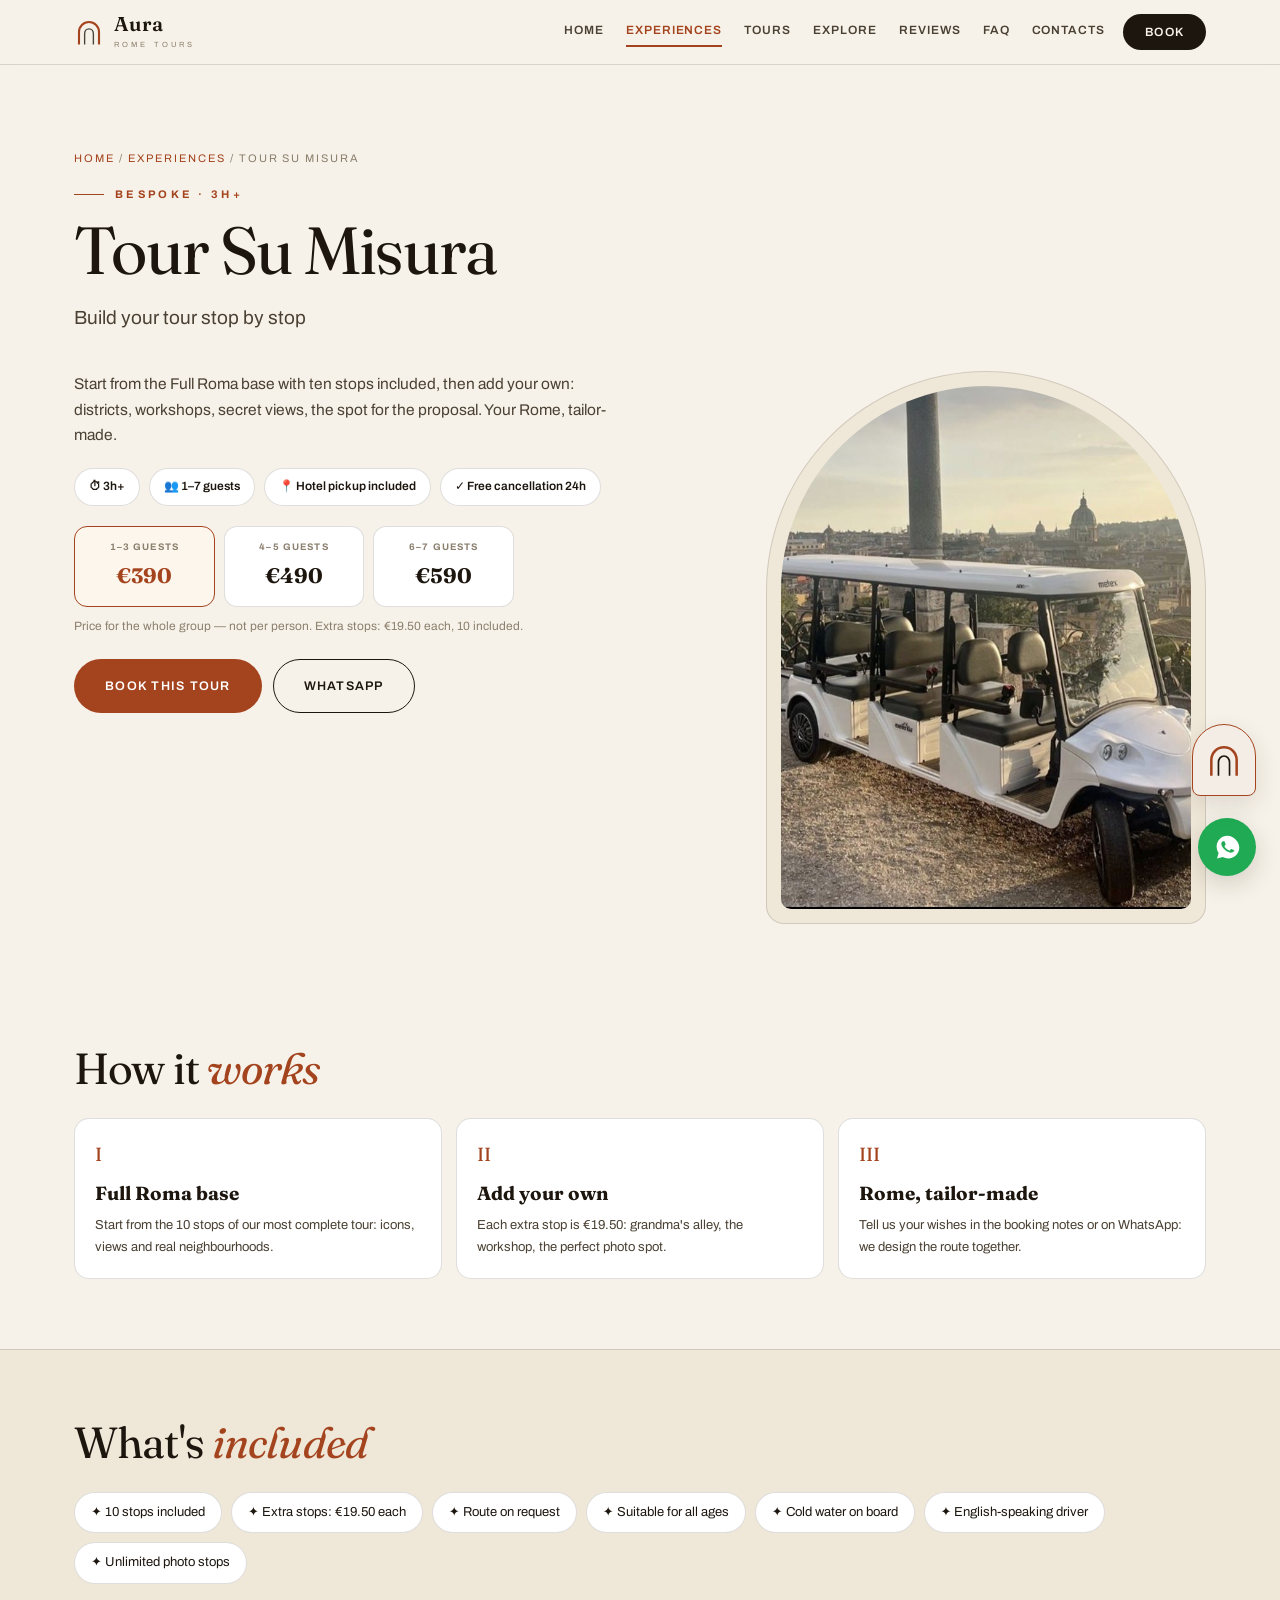
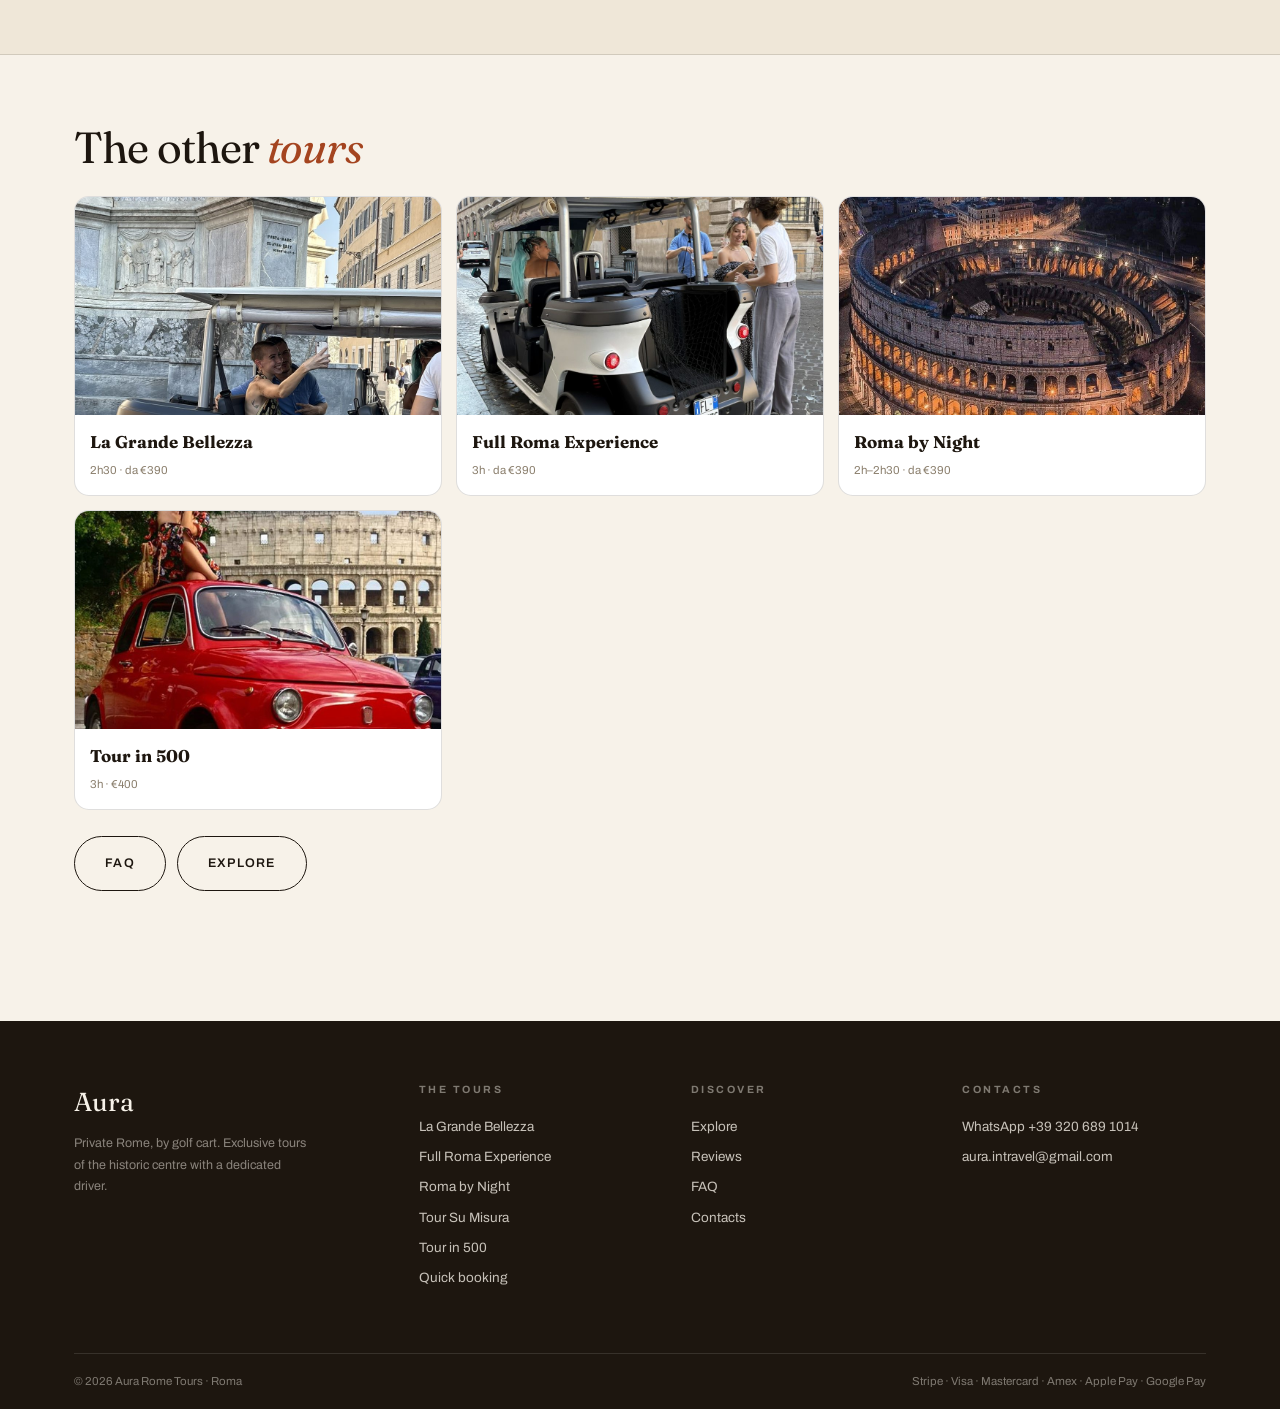
<file: tour/tour-su-misura/index.html>
<!DOCTYPE html>
<html lang="it">
<head>
<script>window.AURA_PREVIEW = true;</script>
<meta charset="UTF-8">
<meta name="viewport" content="width=device-width, initial-scale=1.0">
<!-- ═══ TRACKING AURA — Google Ads + GA4 + Clarity ═══ -->
<!-- Production analytics are disabled in this public preview. -->
<script>
  window.dataLayer = window.dataLayer || [];
  window.gtag = window.gtag || function(){ window.dataLayer.push(arguments); };
  gtag('js', new Date());
  gtag('config', 'AW-18053970309');
  gtag('config', 'G-DGX5MSN0T6');
  window.AURA_ADS_SEND_TO = 'AW-18053970309/L8gQCJiH15scEIXz5qBD';
  window.auraFireConversion = function(value, txnId){
    try {
      var p = { send_to: window.AURA_ADS_SEND_TO };
      if (value != null) { p.value = Number(value) || 0; p.currency = 'EUR'; }
      if (txnId) p.transaction_id = String(txnId);
      gtag('event', 'conversion', p);
      gtag('event', 'purchase', { transaction_id: txnId || '', value: Number(value) || 0, currency: 'EUR' });
    } catch(_){}
  };
  (function(c,l,a,r,i,t,y){
    c[a]=c[a]||function(){(c[a].q=c[a].q||[]).push(arguments)};
    if (window.AURA_PREVIEW) return;
    t=l.createElement(r);t.async=1;t.src='https://www.clarity.ms/tag/'+i;
    y=l.getElementsByTagName(r)[0];if(y&&y.parentNode)y.parentNode.insertBefore(t,y);
  })(window, document, 'clarity', 'script', 'wl9y0jbfoy');
</script>
<title>Tour Su Misura di Roma in golf cart privato — itinerario personalizzato · Aura</title>
<meta name="description" content="Componi il tuo tour privato di Roma in golf cart: 10 tappe incluse più le tue, itinerario disegnato su misura con autista dedicato. Da €390 per gruppo, pickup in hotel.">
<link rel="canonical" href="https://www.aurarometours.it/tour/tour-su-misura/">
<meta property="og:type" content="website">
<meta property="og:title" content="Tailor-Made Tour — Private Golf Cart Tour in Rome">
<meta property="og:description" content="Start from the Full Roma base with ten stops included, then add your own: districts, workshops, secret views, the spot for the proposal. Your Rome, tailor-made.">
<meta property="og:url" content="https://www.aurarometours.it/tour/tour-su-misura/">
<meta property="og:image" content="https://www.aurarometours.it/media/home-card-grande.jpg">
<meta property="og:image:width" content="1200">
<meta property="og:image:height" content="630">
<meta property="og:site_name" content="Aura Rome Tours">
<meta property="og:locale" content="it_IT">
<meta property="og:locale:alternate" content="en_GB">
<meta name="twitter:card" content="summary_large_image">
<meta name="twitter:title" content="Tailor-Made Tour — Private Golf Cart Tour in Rome">
<meta name="twitter:description" content="Start from the Full Roma base with ten stops included, then add your own: districts, workshops, secret views, the spot for the proposal. Your Rome, tailor-made.">
<meta name="twitter:image" content="https://www.aurarometours.it/media/home-card-grande.jpg">
<link rel="alternate" hreflang="it" href="https://www.aurarometours.it/tour/tour-su-misura/">
<link rel="alternate" hreflang="en" href="https://www.aurarometours.it/tour/tour-su-misura/?lang=en">
<link rel="alternate" hreflang="fr" href="https://www.aurarometours.it/tour/tour-su-misura/?lang=fr">
<link rel="alternate" hreflang="de" href="https://www.aurarometours.it/tour/tour-su-misura/?lang=de">
<link rel="alternate" hreflang="es" href="https://www.aurarometours.it/tour/tour-su-misura/?lang=es">
<link rel="alternate" hreflang="x-default" href="https://www.aurarometours.it/tour/tour-su-misura/">
<link rel="icon" href="/aura-favicon/favicon.svg" type="image/svg+xml">
<link rel="apple-touch-icon" href="/aura-favicon/apple-touch-icon.png">
<meta name="theme-color" content="#F7F2E9">
<link rel="preconnect" href="https://fonts.googleapis.com">
<link href="https://fonts.googleapis.com/css2?family=Fraunces:ital,opsz,wght@0,9..144,300..700;1,9..144,300..700&family=Archivo:wght@400;500;600;700&display=swap" rel="stylesheet">
<script type="application/ld+json">{"@context":"https://schema.org","@type":"Product","name":"Tour Su Misura — Private Golf Cart Tour in Rome","description":"Start from the Full Roma base with ten stops included, then add your own: districts, workshops, secret views, the spot for the proposal. Your Rome, tailor-made.","image":"https://www.aurarometours.it/media/home-card-family.jpg","brand":{"@type":"Brand","name":"Aura Rome Tours"},"aggregateRating":{"@type":"AggregateRating","ratingValue":"5.0","reviewCount":"120"},"offers":{"@type":"AggregateOffer","lowPrice":"390","highPrice":"590","priceCurrency":"EUR","availability":"https://schema.org/InStock","url":"https://www.aurarometours.it/tour/tour-su-misura/"}}</script>
<script type="application/ld+json">{"@context":"https://schema.org","@type":"BreadcrumbList","itemListElement":[{"@type":"ListItem","position":1,"name":"Home","item":"https://www.aurarometours.it/"},{"@type":"ListItem","position":2,"name":"Esperienze","item":"https://www.aurarometours.it/#tours"},{"@type":"ListItem","position":3,"name":"Tour Su Misura","item":"https://www.aurarometours.it/tour/tour-su-misura/"}]}</script>
<style>
:root{--paper:#F7F2E9;--paper2:#EFE7D8;--ink:#1D160F;--ink2:#4a4033;--ink3:#8b7f6d;--terra:#A4441F;--terra2:#8C3717;--line:rgba(29,22,15,.14);--serif:'Fraunces',Georgia,serif;--sans:'Archivo',system-ui,sans-serif;--max:1180px}
*{margin:0;padding:0;box-sizing:border-box}
html{scroll-behavior:smooth}
body{background:var(--paper);color:var(--ink);font-family:var(--sans);font-size:16px;line-height:1.65;-webkit-font-smoothing:antialiased;overflow-x:hidden}
img{max-width:100%;display:block}
a{color:inherit;text-decoration:none}
.wrap{max-width:var(--max);margin:0 auto;padding:0 clamp(16px,4vw,24px)}
/* nav */
.top{position:sticky;top:0;z-index:50;background:rgba(247,242,233,.92);backdrop-filter:blur(10px);border-bottom:1px solid var(--line)}
.top-in{display:flex;align-items:center;gap:18px;height:64px}
.brand{display:flex;align-items:center;gap:10px}
.brand svg{width:30px;height:30px}
.brand .b1{font-family:var(--serif);font-weight:600;font-size:20px;line-height:1}
.brand .b2{display:block;font-size:7.5px;letter-spacing:.42em;text-transform:uppercase;color:var(--ink3)}
nav.links{display:flex;gap:clamp(10px,2vw,22px);margin-left:auto;font-size:12px;letter-spacing:.08em;text-transform:uppercase;font-weight:600;flex-wrap:wrap}
nav.links a{color:var(--ink2);transition:.2s;padding:4px 0;border-bottom:2px solid transparent}
nav.links a:hover{color:var(--terra)}
nav.links a.on{color:var(--terra);border-bottom-color:var(--terra)}
.cta-nav{background:var(--ink);color:var(--paper);border:none;border-radius:999px;padding:11px 22px;font-family:var(--sans);font-size:12px;letter-spacing:.1em;text-transform:uppercase;font-weight:600;cursor:pointer;transition:.25s;white-space:nowrap}
.cta-nav:hover{background:var(--terra)}
@media(max-width:860px){nav.links a[data-hide]{display:none}}
@media(max-width:640px){nav.links{gap:10px;font-size:10.5px}.brand .b2{display:none}}
/* hero pagina */
.phero{padding:clamp(40px,7vw,84px) 0 clamp(28px,4.5vw,52px)}
.crumb{font-size:11px;letter-spacing:.18em;text-transform:uppercase;color:var(--ink3);margin-bottom:18px}
.crumb a{color:var(--terra)}
.k{font-size:11px;letter-spacing:.3em;text-transform:uppercase;color:var(--terra);font-weight:700;margin-bottom:14px;display:flex;align-items:center;gap:11px}
.k::before{content:'';width:30px;height:1px;background:var(--terra)}
h1{font-family:var(--serif);font-weight:400;font-size:clamp(34px,5.2vw,74px);line-height:1;letter-spacing:-.025em}
h1 em{font-style:italic;color:var(--terra)}
.sub{font-size:clamp(15px,1.6vw,19px);color:var(--ink2);max-width:640px;margin-top:18px}
h2.sh{font-family:var(--serif);font-weight:400;font-size:clamp(26px,3.4vw,44px);line-height:1.05;letter-spacing:-.02em;margin-bottom:26px}
h2.sh em{font-style:italic;color:var(--terra)}
section{padding:clamp(36px,5.5vw,70px) 0}
.btn{display:inline-flex;align-items:center;justify-content:center;gap:9px;border-radius:999px;font-weight:600;font-size:12.5px;letter-spacing:.1em;text-transform:uppercase;padding:16px 30px;border:1px solid transparent;cursor:pointer;transition:.25s;font-family:var(--sans)}
.btn.fill{background:var(--terra);color:#fff}
.btn.fill:hover{background:var(--terra2);transform:translateY(-2px)}
.btn.line{border-color:var(--ink);color:var(--ink);background:transparent}
.btn.line:hover{background:var(--ink);color:var(--paper)}
/* footer */
footer{background:var(--ink);color:rgba(247,242,233,.78);margin-top:clamp(30px,5vw,60px)}
.foot-grid{display:grid;grid-template-columns:1.3fr 1fr 1fr 1fr;gap:28px;padding:clamp(36px,5vw,60px) 0}
.foot-grid h4{font-size:10.5px;letter-spacing:.24em;text-transform:uppercase;color:rgba(247,242,233,.45);margin-bottom:14px}
.foot-grid a{display:block;font-size:13.5px;padding:4px 0;transition:.2s}
.foot-grid a:hover{color:var(--terra);transform:translateX(3px)}
.foot-brand .b1{font-family:var(--serif);font-size:26px;color:var(--paper)}
.foot-brand p{font-size:12.5px;color:rgba(247,242,233,.5);margin-top:10px;max-width:240px;line-height:1.7}
.foot-bottom{border-top:1px solid rgba(247,242,233,.12);padding:18px 0;font-size:11.5px;color:rgba(247,242,233,.45);display:flex;justify-content:space-between;gap:10px;flex-wrap:wrap}
@media(max-width:860px){.foot-grid{grid-template-columns:1fr 1fr}}
@media(max-width:480px){.foot-grid{grid-template-columns:1fr}}

.hero-grid{display:grid;grid-template-columns:1.15fr 1fr;gap:clamp(24px,4vw,56px);align-items:start;margin-top:clamp(22px,3vw,38px)}
.desc{font-size:15.5px;color:var(--ink2);max-width:560px}
.meta-chips{display:flex;gap:9px;flex-wrap:wrap;margin:20px 0}
.meta-chips span{border:1px solid var(--line);background:#fff;border-radius:999px;padding:8px 14px;font-size:12px;font-weight:600}
.bands{display:grid;grid-template-columns:repeat(3,minmax(0,1fr));gap:9px;max-width:440px;margin-top:6px}
.bands.single{grid-template-columns:1fr;max-width:200px}
.band{background:#fff;border:1px solid var(--line);border-radius:13px;padding:13px 8px;text-align:center}
.band small{display:block;font-size:9.5px;letter-spacing:.12em;text-transform:uppercase;color:var(--ink3);font-weight:700;margin-bottom:3px}
.band b{font-family:var(--serif);font-size:21px}
.band:first-child{border-color:var(--terra);background:#FDF6EC}
.band:first-child b{color:var(--terra)}
.ppg{font-size:12px;color:var(--ink3);margin:10px 0 22px}
.cta-row{display:flex;gap:11px;flex-wrap:wrap}
figure.arch{position:relative;border:1px solid var(--line);background:var(--paper2);border-radius:220px 220px 18px 18px;padding:14px;max-width:440px;justify-self:end}
figure.arch img{border-radius:206px 206px 10px 10px;aspect-ratio:4/5.1;object-fit:cover;width:100%;filter:saturate(.92)}
.stops{display:grid;grid-template-columns:repeat(auto-fill,minmax(210px,1fr));gap:11px}
.stop{display:flex;align-items:center;gap:13px;background:#fff;border:1px solid var(--line);border-radius:13px;padding:14px 16px}
.stop .rn,.hs .rn{font-family:var(--serif);font-size:19px;color:var(--terra);min-width:30px}
.stop b{font-size:14px}
.hiw{display:grid;grid-template-columns:repeat(3,1fr);gap:14px}
.hs{background:#fff;border:1px solid var(--line);border-radius:15px;padding:20px}
.hs b{display:block;font-family:var(--serif);font-size:19px;margin:8px 0 6px}
.hs p{font-size:13px;color:var(--ink2)}
.feats{display:flex;gap:9px;flex-wrap:wrap}
.feats span{background:#fff;border:1px solid var(--line);border-radius:999px;padding:9px 16px;font-size:13px}
.others{display:grid;grid-template-columns:repeat(3,1fr);gap:14px}
.ocard{display:flex;flex-direction:column;background:#fff;border:1px solid var(--line);border-radius:15px;overflow:hidden;transition:.25s}
.ocard:hover{transform:translateY(-4px);box-shadow:0 18px 44px rgba(29,22,15,.12);border-color:var(--terra)}
.ocard img{aspect-ratio:16/9.5;object-fit:cover}
.ocard span{padding:13px 15px}
.ocard b{font-family:var(--serif);font-size:17px;display:block}
.ocard small{font-size:11.5px;color:var(--ink3)}
@media(max-width:900px){.hero-grid{grid-template-columns:1fr}figure.arch{justify-self:start;max-width:380px}.hiw,.others{grid-template-columns:1fr}}

</style>
</head>
<body>
<header class="top"><div class="wrap top-in">
  <a class="brand" href="/" aria-label="Aura Rome Tours">
    <svg viewBox="0 0 48 48" fill="none"><path d="M8 44V24C8 15 15 8 24 8s16 7 16 16v20" stroke="#A4441F" stroke-width="3.4"/><path d="M17 44V27c0-4.5 3-8 7-8s7 3.5 7 8v17" stroke="#1D160F" stroke-width="2.2" opacity=".8"/></svg>
    <span><span class="b1">Aura</span><span class="b2">Rome Tours</span></span>
  </a>
  <nav class="links">
    <a href="/" class=""  data-i="nav_home">Home</a>
    <a href="/#tours" class="on"  data-i="nav_tours">Esperienze</a>
    <a href="/tours/" class=""  data-i="nav_tourspage">Tours</a>
    <a href="/esplora/" class="" data-hide data-i="nav_esplora">Esplora</a>
    <a href="/recensioni/" class="" data-hide data-i="nav_recensioni">Recensioni</a>
    <a href="/faq/" class=""  data-i="nav_faq">FAQ</a>
    <a href="/contatti/" class=""  data-i="nav_contatti">Contatti</a>
  </nav>
  <button class="cta-nav" onclick="AURA.openBooking()" data-i="nav_book">Prenota</button>
</div></header>


<div class="phero"><div class="wrap">
  <div class="crumb"><a href="/">Home</a> / <a href="/#tours" data-i="nav_tours">Esperienze</a> / Tour Su Misura</div>
  <div class="k">Bespoke · 3h+</div>
  <h1>Tour Su Misura</h1>
  <p class="sub" data-i="t_tag">Componi il tuo tour tappa per tappa</p>
  <div class="hero-grid">
    <div>
      <p class="desc" data-i="t_desc">Si parte dalla base Full Roma con dieci tappe incluse, poi aggiungete voi: quartieri, botteghe, panorami segreti, il posto della proposta di matrimonio. La vostra Roma, disegnata su misura.</p>
      <div class="meta-chips">
        <span data-i="m_dur">⏱ 3h+</span><span data-i="m_pax">👥 1–7 ospiti</span><span data-i="m_pick">📍 Pickup in hotel incluso</span><span data-i="m_canc">✓ Cancellazione gratis 24h</span>
      </div>
      <div class="bands">
        <div class="band"><small data-i="b_13">1–3 ospiti</small><b>€390</b></div>
        <div class="band"><small data-i="b_45">4–5 ospiti</small><b>€490</b></div>
        <div class="band"><small data-i="b_67">6–7 ospiti</small><b>€590</b></div>
      </div>
      <p class="ppg" data-i="b_note">Prezzo per l'intero gruppo — non a persona. Tappe extra: €19,50 ciascuna, 10 incluse.</p>
      <div class="cta-row">
        <button class="btn fill" onclick="AURA.openBooking('custom')" data-i="cta_book">Prenota questo tour</button>
        <a class="btn line" href="https://wa.me/393206891014?text=Ciao!%20Vorrei%20informazioni%20sul%20tour%20Tour%20Su%20Misura%20%F0%9F%9B%BA" target="_blank" rel="noopener">WhatsApp</a>
      </div>
    </div>
    <figure class="arch"><img src="/media/home-card-family.jpg" alt="Tour Su Misura — tour privato a Roma" loading="eager" onerror="this.src='/media/home-card-grande.jpg'"></figure>
  </div>
</div></div>

<section><div class="wrap">
  <h2 class="sh" data-i="t_custom_h">Come <em>funziona</em></h2>
  <div class="hiw">
    <div class="hs"><span class="rn">I</span><b data-i="t_c1">Base Full Roma</b><p data-i="t_c1p">Si parte dalle 10 tappe del nostro tour più completo: icone, panorami e quartieri veri.</p></div>
    <div class="hs"><span class="rn">II</span><b data-i="t_c2">Aggiungete le vostre</b><p data-i="t_c2p">Ogni tappa extra costa €19,50: il vicolo della nonna, la bottega, il punto perfetto per la foto.</p></div>
    <div class="hs"><span class="rn">III</span><b data-i="t_c3">Roma su misura</b><p data-i="t_c3p">Scriveteci le richieste nelle note della prenotazione o su WhatsApp: disegniamo l'itinerario insieme.</p></div>
  </div>
</div></section>
<section style="background:var(--paper2);border-block:1px solid var(--line)"><div class="wrap">
  <h2 class="sh" data-i="t_incl">Cosa è <em>incluso</em></h2>
  <div class="feats"><span data-i="feat_0">✦ 10 tappe incluse</span><span data-i="feat_1">✦ Tappe extra: €19,50 l'una</span><span data-i="feat_2">✦ Itinerario su richiesta</span><span data-i="feat_3">✦ Adatto a tutte le età</span>
    <span data-i="feat_w">✦ Acqua fresca a bordo</span><span data-i="feat_d">✦ Driver che parla inglese</span><span data-i="feat_s">✦ Soste foto illimitate</span></div>
</div></section>
<section><div class="wrap">
  <h2 class="sh" data-i="t_others">Gli altri <em>tour</em></h2>
  <div class="others">
    <a class="ocard" href="/tour/la-grande-bellezza/"><img src="/media/home-card-grande.jpg" alt="La Grande Bellezza" loading="lazy" onerror="this.src='/media/home-card-grande.jpg'"><span><b>La Grande Bellezza</b><small>2h30 · da €390</small></span></a><a class="ocard" href="/tour/full-roma-experience/"><img src="/media/scene1-full-roma.jpg" alt="Full Roma Experience" loading="lazy" onerror="this.src='/media/home-card-grande.jpg'"><span><b>Full Roma Experience</b><small>3h · da €390</small></span></a><a class="ocard" href="/tour/roma-by-night/"><img src="/media/home-card-night.jpg" alt="Roma by Night" loading="lazy" onerror="this.src='/media/home-card-grande.jpg'"><span><b>Roma by Night</b><small>2h–2h30 · da €390</small></span></a><a class="ocard" href="/tour/tour-in-500/"><img src="/media/tour-500.jpg" alt="Tour in 500" loading="lazy" onerror="this.src='/media/home-card-grande.jpg'"><span><b>Tour in 500</b><small>3h · €400</small></span></a>
  </div>
  <div style="margin-top:26px"><a class="btn line" href="/faq/">FAQ</a> <a class="btn line" href="/esplora/" data-i="nav_esplora" style="margin-left:8px">Esplora</a></div>
</div></section>

<footer><div class="wrap">
  <div class="foot-grid">
    <div class="foot-brand"><span class="b1">Aura</span>
      <p data-i="foot_p">La Roma privata, in golf cart. Tour esclusivi nel centro storico con autista dedicato.</p></div>
    <div><h4 data-i="foot_tours">I Tour</h4>
      <a href="/tour/la-grande-bellezza/">La Grande Bellezza</a>
      <a href="/tour/full-roma-experience/">Full Roma Experience</a>
      <a href="/tour/roma-by-night/">Roma by Night</a>
      <a href="/tour/tour-su-misura/">Tour Su Misura</a>
      <a href="/tour/tour-in-500/">Tour in 500</a>
      <a href="/tours/" data-i="foot_fast">Prenotazione rapida</a></div>
    <div><h4 data-i="foot_disc">Scopri</h4>
      <a href="/esplora/" data-i="nav_esplora">Esplora</a>
      <a href="/recensioni/" data-i="nav_recensioni">Recensioni</a>
      <a href="/faq/">FAQ</a>
      <a href="/contatti/" data-i="nav_contatti">Contatti</a></div>
    <div><h4 data-i="foot_contact">Contatti</h4>
      <a href="https://wa.me/393206891014" target="_blank" rel="noopener">WhatsApp +39 320 689 1014</a>
      <a href="mailto:aura.intravel@gmail.com">aura.intravel@gmail.com</a></div>
  </div>
  <div class="foot-bottom"><span>© <span id="yy"></span> Aura Rome Tours · Roma</span><span>Stripe · Visa · Mastercard · Amex · Apple Pay · Google Pay</span></div>
</div></footer>

<script>window.AURA_STRIPE_PK = window.AURA_STRIPE_PK || 'pk_live_51TAyh0DA0G6rBB5Atjc7xAsOsriLimaORjEOlJuLQ3Wp74HkPUTH2qsiwRiQv5wWyXNIBP3uYHOFoAViMpfNzCmu00LtgxRI5x';</script>
<script src="/js/aura-booking.js"></script>
<script>
'use strict';
document.getElementById('yy').textContent = new Date().getFullYear();
/* i18n leggero: IT statico, swap per le altre lingue */
const I18N = {"en":{"nav_home":"Home","nav_tours":"Experiences","nav_tourspage":"Tours","nav_esplora":"Explore","nav_recensioni":"Reviews","nav_contatti":"Contacts","nav_book":"Book","foot_p":"Private Rome, by golf cart. Exclusive tours of the historic centre with a dedicated driver.","foot_tours":"The Tours","foot_disc":"Discover","foot_contact":"Contacts","foot_fast":"Quick booking","t_tag":"Build your tour stop by stop","t_desc":"Start from the Full Roma base with ten stops included, then add your own: districts, workshops, secret views, the spot for the proposal. Your Rome, tailor-made.","m_dur":"⏱ 3h+","m_pax":"👥 1–7 guests","m_pick":"📍 Hotel pickup included","m_canc":"✓ Free cancellation 24h","b_13":"1–3 guests","b_45":"4–5 guests","b_67":"6–7 guests","b_fixed":"Fixed price","b_note":"Price for the whole group — not per person. Extra stops: €19.50 each, 10 included.","cta_book":"Book this tour","t_stops":"The <em>stops</em>","t_stopsnote":"Stop order may vary with traffic and events — your driver always picks the best route of the moment.","t_incl":"What's <em>included</em>","t_others":"The other <em>tours</em>","t_custom_h":"How it <em>works</em>","t_c1":"Full Roma base","t_c1p":"Start from the 10 stops of our most complete tour: icons, views and real neighbourhoods.","t_c2":"Add your own","t_c2p":"Each extra stop is €19.50: grandma's alley, the workshop, the perfect photo spot.","t_c3":"Rome, tailor-made","t_c3p":"Tell us your wishes in the booking notes or on WhatsApp: we design the route together.","feat_w":"✦ Cold water on board","feat_d":"✦ English-speaking driver","feat_s":"✦ Unlimited photo stops","feat_0":"✦ 10 stops included","feat_1":"✦ Extra stops: €19.50 each","feat_2":"✦ Route on request","feat_3":"✦ Suitable for all ages"}};
function applyPageLang(){
  const l = window.AURA ? AURA.lang : 'it';
  document.documentElement.lang = l;
  if (l === 'it') return;
  const dict = I18N[l] || I18N.en || {};
  document.querySelectorAll('[data-i]').forEach(el => { const k = el.dataset.i; if (dict[k]) el.innerHTML = dict[k]; });
}

applyPageLang();
document.addEventListener('aura:data', applyPageLang);
</script>
</body>
</html>
</file>
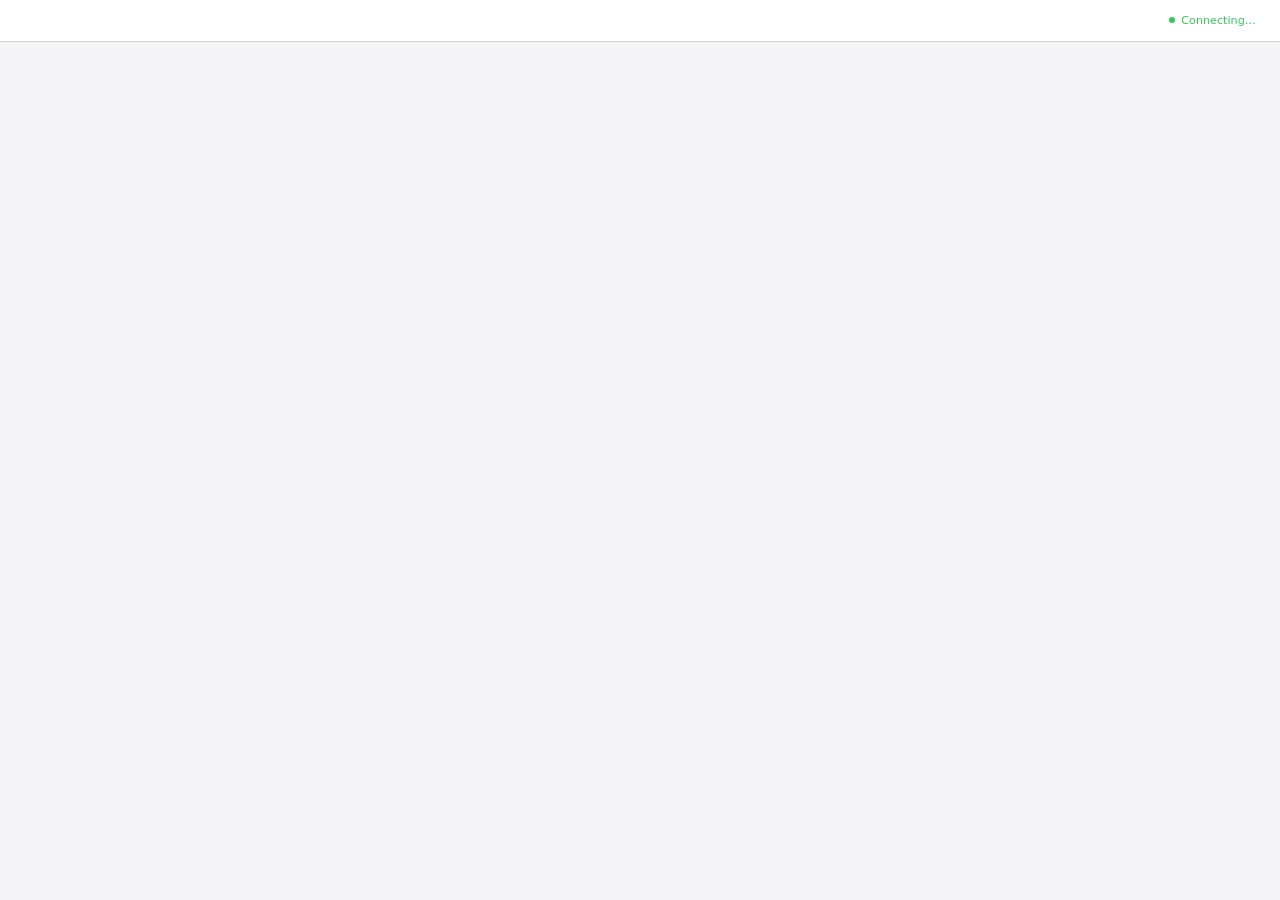
<file: .claude/skills/brainstorming/scripts/frame-template.html>
<!DOCTYPE html>
<html>
<head>
  <meta charset="utf-8">
  <title>Superpowers Brainstorming</title>
  <style>
    /*
     * BRAINSTORM COMPANION FRAME TEMPLATE
     *
     * This template provides a consistent frame with:
     * - OS-aware light/dark theming
     * - Header branding and connection status
     * - Scrollable main content area
     * - CSS helpers for common UI patterns
     *
     * Content is injected via placeholder comment in #frame-content.
     */

    * { box-sizing: border-box; margin: 0; padding: 0; }
    html, body { height: 100%; overflow: hidden; }

    /* ===== THEME VARIABLES ===== */
    :root {
      --bg-primary: #f5f5f7;
      --bg-secondary: #ffffff;
      --bg-tertiary: #e5e5e7;
      --border: #d1d1d6;
      --text-primary: #1d1d1f;
      --text-secondary: #86868b;
      --text-tertiary: #aeaeb2;
      --accent: #0071e3;
      --accent-hover: #0077ed;
      --success: #34c759;
      --warning: #ff9f0a;
      --error: #ff3b30;
      --selected-bg: #e8f4fd;
      --selected-border: #0071e3;
    }

    @media (prefers-color-scheme: dark) {
      :root {
        --bg-primary: #1d1d1f;
        --bg-secondary: #2d2d2f;
        --bg-tertiary: #3d3d3f;
        --border: #424245;
        --text-primary: #f5f5f7;
        --text-secondary: #86868b;
        --text-tertiary: #636366;
        --accent: #0a84ff;
        --accent-hover: #409cff;
        --selected-bg: rgba(10, 132, 255, 0.15);
        --selected-border: #0a84ff;
      }
    }

    body {
      font-family: system-ui, -apple-system, BlinkMacSystemFont, sans-serif;
      background: var(--bg-primary);
      color: var(--text-primary);
      display: flex;
      flex-direction: column;
      line-height: 1.5;
    }

    /* ===== FRAME STRUCTURE ===== */
    .brand { display: flex; align-items: center; min-width: 0; overflow: hidden; color: var(--text-secondary); line-height: 1; }
    .brand a { color: inherit; text-decoration: none; display: flex; align-items: center; gap: 0.5rem; min-width: 0; max-width: 100%; line-height: 1; }
    .brand-copy { display: block; min-width: 0; overflow: hidden; text-overflow: ellipsis; white-space: nowrap; line-height: 1; transform: translateY(-1px); }
    .brand-logo { display: block; height: 1em; width: auto; max-width: 180px; flex-shrink: 0; filter: invert(1); }
    @media (prefers-color-scheme: dark) {
      .brand-logo { filter: none; }
    }
    .status { font-size: 0.7rem; color: var(--status-color, var(--success)); display: flex; align-items: center; gap: 0.4rem; justify-self: end; white-space: nowrap; line-height: 1; }
    .status::before { content: ''; width: 6px; height: 6px; background: var(--status-color, var(--success)); border-radius: 50%; }

    .main { flex: 1; overflow-y: auto; }
    #frame-content { padding: 2rem; min-height: 100%; }

    .header {
      background: var(--bg-secondary);
      border-bottom: 1px solid var(--border);
      padding: 0.5rem 1.5rem;
      flex-shrink: 0;
      display: grid;
      grid-template-columns: minmax(0, 1fr) auto;
      align-items: center;
      gap: 1rem;
      min-height: 42px;
    }
    .header .brand { justify-self: start; width: 100%; font-size: 0.75rem; line-height: 1; }
    .header .status { grid-column: 2; line-height: 1; }
    .header span {
      font-size: 0.75rem;
      color: var(--text-secondary);
    }
    .header .selected-text {
      color: var(--accent);
      font-weight: 500;
    }

    /* ===== TYPOGRAPHY ===== */
    h2 { font-size: 1.5rem; font-weight: 600; margin-bottom: 0.5rem; }
    h3 { font-size: 1.1rem; font-weight: 600; margin-bottom: 0.25rem; }
    .subtitle { color: var(--text-secondary); margin-bottom: 1.5rem; }
    .section { margin-bottom: 2rem; }
    .label { font-size: 0.7rem; color: var(--text-secondary); text-transform: uppercase; letter-spacing: 0.05em; margin-bottom: 0.5rem; }

    /* ===== OPTIONS (for A/B/C choices) ===== */
    .options { display: flex; flex-direction: column; gap: 0.75rem; }
    .option {
      background: var(--bg-secondary);
      border: 2px solid var(--border);
      border-radius: 12px;
      padding: 1rem 1.25rem;
      cursor: pointer;
      transition: all 0.15s ease;
      display: flex;
      align-items: flex-start;
      gap: 1rem;
    }
    .option:hover { border-color: var(--accent); }
    .option.selected { background: var(--selected-bg); border-color: var(--selected-border); }
    .option .letter {
      background: var(--bg-tertiary);
      color: var(--text-secondary);
      width: 1.75rem; height: 1.75rem;
      border-radius: 6px;
      display: flex; align-items: center; justify-content: center;
      font-weight: 600; font-size: 0.85rem; flex-shrink: 0;
    }
    .option.selected .letter { background: var(--accent); color: white; }
    .option .content { flex: 1; }
    .option .content h3 { font-size: 0.95rem; margin-bottom: 0.15rem; }
    .option .content p { color: var(--text-secondary); font-size: 0.85rem; margin: 0; }

    /* ===== CARDS (for showing designs/mockups) ===== */
    .cards { display: grid; grid-template-columns: repeat(auto-fit, minmax(280px, 1fr)); gap: 1rem; }
    .card {
      background: var(--bg-secondary);
      border: 1px solid var(--border);
      border-radius: 12px;
      overflow: hidden;
      cursor: pointer;
      transition: all 0.15s ease;
    }
    .card:hover { border-color: var(--accent); transform: translateY(-2px); box-shadow: 0 4px 12px rgba(0,0,0,0.1); }
    .card.selected { border-color: var(--selected-border); border-width: 2px; }
    .card-image { background: var(--bg-tertiary); aspect-ratio: 16/10; display: flex; align-items: center; justify-content: center; }
    .card-body { padding: 1rem; }
    .card-body h3 { margin-bottom: 0.25rem; }
    .card-body p { color: var(--text-secondary); font-size: 0.85rem; }

    /* ===== MOCKUP CONTAINER ===== */
    .mockup {
      background: var(--bg-secondary);
      border: 1px solid var(--border);
      border-radius: 12px;
      overflow: hidden;
      margin-bottom: 1.5rem;
    }
    .mockup-header {
      background: var(--bg-tertiary);
      padding: 0.5rem 1rem;
      font-size: 0.75rem;
      color: var(--text-secondary);
      border-bottom: 1px solid var(--border);
    }
    .mockup-body { padding: 1.5rem; }

    /* ===== SPLIT VIEW (side-by-side comparison) ===== */
    .split { display: grid; grid-template-columns: 1fr 1fr; gap: 1.5rem; }
    @media (max-width: 700px) { .split { grid-template-columns: 1fr; } }

    /* ===== PROS/CONS ===== */
    .pros-cons { display: grid; grid-template-columns: 1fr 1fr; gap: 1rem; margin: 1rem 0; }
    .pros, .cons { background: var(--bg-secondary); border-radius: 8px; padding: 1rem; }
    .pros h4 { color: var(--success); font-size: 0.85rem; margin-bottom: 0.5rem; }
    .cons h4 { color: var(--error); font-size: 0.85rem; margin-bottom: 0.5rem; }
    .pros ul, .cons ul { margin-left: 1.25rem; font-size: 0.85rem; color: var(--text-secondary); }
    .pros li, .cons li { margin-bottom: 0.25rem; }

    /* ===== PLACEHOLDER (for mockup areas) ===== */
    .placeholder {
      background: var(--bg-tertiary);
      border: 2px dashed var(--border);
      border-radius: 8px;
      padding: 2rem;
      text-align: center;
      color: var(--text-tertiary);
    }

    /* ===== INLINE MOCKUP ELEMENTS ===== */
    .mock-nav { background: var(--accent); color: white; padding: 0.75rem 1rem; display: flex; gap: 1.5rem; font-size: 0.9rem; }
    .mock-sidebar { background: var(--bg-tertiary); padding: 1rem; min-width: 180px; }
    .mock-content { padding: 1.5rem; flex: 1; }
    .mock-button { background: var(--accent); color: white; border: none; padding: 0.5rem 1rem; border-radius: 6px; font-size: 0.85rem; }
    .mock-input { background: var(--bg-primary); border: 1px solid var(--border); border-radius: 6px; padding: 0.5rem; width: 100%; }
  </style>
</head>
<body>
  <div class="header">
    <!-- BRANDING -->
    <div class="status">Connecting…</div>
  </div>

  <div class="main">
    <div id="frame-content">
      <!-- CONTENT -->
    </div>
  </div>

</body>
</html>
</file>
